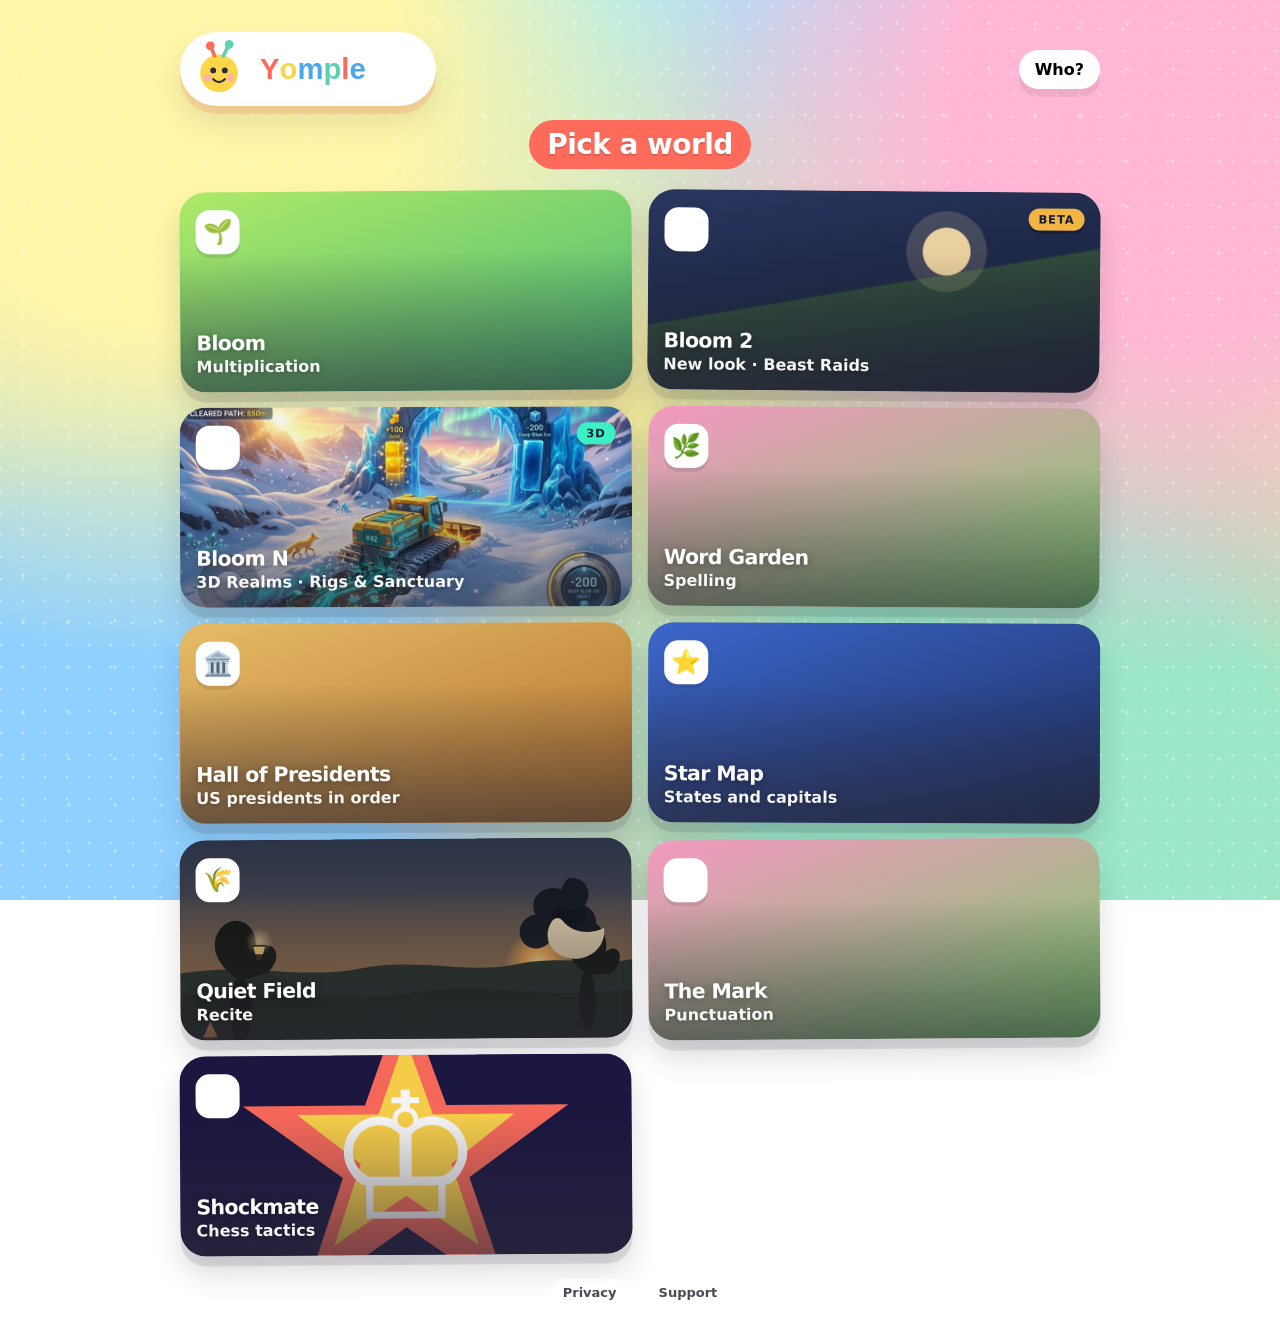
<file: index.html>
<!DOCTYPE html>
<html lang="en">
<head>
  <meta charset="UTF-8" />
  <meta name="referrer" content="no-referrer" />
  <meta name="viewport" content="width=device-width, initial-scale=1, viewport-fit=cover" />
  <title>Yomple</title>
  <meta name="description" content="Play Bloom, Bloom 2 (beta), Bloom N, Shockmate, Word Garden, Hall of Presidents, Star Map, and Quiet Field." />
  <link rel="icon" href="favicon.svg" />
  <style>
    :root{ --coral:#FF6B5A; --sun:#FFD54A; --sky:#4AA8F0; --mint:#5FCFB3; --ink:#2B2A38; --soft:#4A4860; }
    *{box-sizing:border-box}
    html,body{margin:0;padding:0;min-height:100%}
    body{
      font-family:"ui-rounded","Nunito","Avenir Next","Segoe UI",system-ui,sans-serif; color:var(--ink);
      background:
        radial-gradient(circle at 12% 8%, #fff6a8 0 18%, transparent 42%),
        radial-gradient(circle at 92% 12%, #ffb7d5 0 16%, transparent 40%),
        radial-gradient(circle at 80% 88%, #9be7c8 0 20%, transparent 46%),
        radial-gradient(circle at 10% 82%, #8fd0ff 0 18%, transparent 44%),
        linear-gradient(180deg,#9fe7ff 0%,#ffe28a 48%,#ffb38a 100%);
      background-attachment:fixed;
    }
    body::before{content:"";position:fixed;inset:0;pointer-events:none;opacity:.35;background-image:radial-gradient(#fff 1.5px, transparent 2px),radial-gradient(#fff 1px, transparent 2px);background-size:46px 46px, 22px 22px;background-position:0 0, 12px 18px;}
    a{color:inherit}
    .wrap{width:min(920px,92vw);margin:0 auto;min-height:100vh;display:flex;flex-direction:column;padding:26px 0 32px;position:relative;z-index:1}
    header{display:flex;align-items:center;justify-content:space-between;gap:10px;padding:6px 0 4px}
    .brand{display:flex;align-items:center;gap:12px;text-decoration:none;background:#fff;border-radius:999px;padding:8px 18px 8px 10px;box-shadow:0 8px 0 rgba(255,107,90,.18), 0 16px 30px rgba(43,42,56,.12)}
    .mark{width:58px;height:58px;display:block}
    .word{height:36px;display:block}
    #who-pill{border:0;background:#fff;border-radius:999px;padding:10px 16px;font:inherit;font-weight:800;box-shadow:0 8px 0 rgba(43,42,56,.08);cursor:pointer;white-space:nowrap}
    main{flex:1;display:flex;flex-direction:column;align-items:center;justify-content:center;gap:22px;padding:10px 0 18px}
    h1{font-size:clamp(22px,4vw,28px);font-weight:800;margin:0;letter-spacing:-.02em;color:#fff;text-shadow:0 2px 0 rgba(43,42,56,.18);background:#ff6b5a;border-radius:999px;padding:8px 18px;}
    .apps{display:grid;grid-template-columns:repeat(2,1fr);gap:16px;width:100%}
    .app{position:relative;overflow:hidden;display:flex;flex-direction:column;justify-content:flex-end;min-height:200px;border-radius:26px;padding:18px 16px 16px;text-decoration:none;color:#fff;box-shadow:0 10px 0 rgba(43,42,56,.12), 0 18px 28px rgba(43,42,56,.16);background-size:cover;background-position:center;transform:rotate(-0.4deg);transition:transform .15s ease;}
    .app:nth-child(2){transform:rotate(.5deg)}
    .app:nth-child(3){transform:rotate(-.2deg)}
    .app:nth-child(4){transform:rotate(.35deg)}
    .app:nth-child(5){transform:rotate(-.25deg)}
    .app:nth-child(6){transform:rotate(.2deg)}
    .app:hover{transform:translateY(-3px) rotate(0)}
    .app::after{content:"";position:absolute;inset:0;background:linear-gradient(180deg,rgba(43,42,56,.05) 30%,rgba(43,42,56,.62) 100%);}
    .app > *{position:relative;z-index:1}
    .app .ic{width:44px;height:44px;border-radius:14px;display:grid;place-items:center;background:#fff;font-size:24px;margin-bottom:auto;box-shadow:0 4px 0 rgba(43,42,56,.12)}
    .app h2{margin:0 0 2px;font-size:1.28rem;letter-spacing:-.03em;text-shadow:0 2px 8px rgba(0,0,0,.35)}
    .app p{margin:0;font-weight:700;opacity:.95;text-shadow:0 1px 6px rgba(0,0,0,.35)}
    .bloom{background-color:#7ed56a;background-image:url("https://lh3.googleusercontent.com/d/1qo2wkH2ZE36E1NZYc6wSMOkdTVv16Myj=s900"),linear-gradient(160deg,#b6f36a,#49c27a);}
    .bloom2{background-color:#141C33;background-image:radial-gradient(circle at 66% 30%,#F3D9A4 0 7%,rgba(243,217,164,.18) 7.5% 12%,transparent 12.5%),linear-gradient(170deg,#2A3762 0%,#1C2747 48%,#2F4C3B 49%,#141C33 100%);}
    .bloom2 .tag,.bloomn .tag{position:absolute;top:16px;right:16px;z-index:2;background:#F2B544;color:#141C33;font-weight:900;font-size:.72rem;letter-spacing:.08em;border-radius:999px;padding:4px 10px;box-shadow:0 3px 0 rgba(0,0,0,.25)}
    .bloomn{background-color:#0d233a;background-image:url("/bloom-n/assets/realm1-frostwake.jpg"),linear-gradient(160deg,#26c6b5 0%,#123656 55%,#0b1e33 100%);}
    .bloomn .tag{background:#3bf0c5;color:#0b1e33}
    .garden{background-color:#f4a0d2;background-image:url("https://lh3.googleusercontent.com/d/11JZb4vQLGeHEzTjnRfoTXKEn4AbDcqMQ=s900"),linear-gradient(160deg,#ff9ec8,#7ad36a);}
    .hall{background-color:#e0a14a;background-image:url("https://lh3.googleusercontent.com/d/14joT01-sGwPLZPPtvN9voXmzqjvRpdx8=s900"),linear-gradient(160deg,#f0c36a,#b8742a);}
    .stars{background-color:#2a4a8c;background-image:url("https://lh3.googleusercontent.com/d/1f6i36HgwXbnujqamAwE78tdZLntx1jhC=s900"),linear-gradient(160deg,#3d6ad4,#1a2a5a);}
    .field{background-color:#3d4a3a;background-image:url("/field/lincoln-field.svg"),linear-gradient(160deg,#7fb39a,#1c2436);background-size:cover;background-position:center 62%;}
    .shock{background-color:#1a1640;background-image:url("/shockmate.svg"),linear-gradient(160deg,#5b3de0,#1a1640);background-size:cover;background-position:center;}
    footer{display:flex;justify-content:center;gap:18px;flex-wrap:wrap;font-size:13px;padding-top:6px}
    footer a{text-decoration:none;color:#2B2A38;background:#fff;border-radius:999px;padding:6px 12px;opacity:.85;font-weight:700}
    #who-sheet{position:fixed;inset:0;background:rgba(43,42,56,.35);display:none;align-items:flex-end;justify-content:center;z-index:20;padding:12px}
    #who-sheet.open{display:flex}
    .sheet{background:#fff;width:min(440px,100%);border-radius:28px 28px 22px 22px;padding:18px 16px 16px;box-shadow:0 -12px 40px rgba(43,42,56,.2);max-height:86vh;overflow:auto}
    .sheet h2{margin:0 0 8px;font-size:1.2rem}
    .sheet p.fine{margin:0 0 8px;font-size:.88rem;color:var(--soft);line-height:1.35}
    .sheet label{display:block;font-size:.8rem;font-weight:800;color:var(--soft);margin:10px 0 4px}
    .sheet input,.sheet textarea{width:100%;padding:10px 12px;border-radius:12px;border:2px solid rgba(43,42,56,.1);font:inherit}
    .sheet textarea{min-height:64px;resize:vertical}
    .faces{display:flex;flex-wrap:wrap;gap:8px;margin:8px 0}
    .face{border:0;background:#FFF8F1;border-radius:16px;padding:10px 12px;font:inherit;font-weight:700;cursor:pointer}
    .face.on{outline:2px solid var(--mint)}
    .face span{display:block;font-size:1.3rem}
    .row{display:flex;flex-wrap:wrap;gap:8px;margin-top:12px}
    .row button,.ghost{border:0;border-radius:999px;padding:10px 14px;font:inherit;font-weight:800;cursor:pointer}
    .row .go{background:var(--ink);color:#fff}
    .ghost{background:transparent;color:var(--soft)}
    .avs{display:flex;flex-wrap:wrap;gap:6px}
    .avs span{width:38px;height:38px;display:grid;place-items:center;border-radius:12px;background:#FFF8F1;cursor:pointer}
    .avs span.sel{outline:2px solid var(--mint)}
    #hub-code{font-size:1.3rem;font-weight:800;letter-spacing:.06em;margin:4px 0 8px}
    #hub-toast{position:fixed;left:50%;bottom:24px;transform:translateX(-50%);background:var(--ink);color:#fff;padding:10px 16px;border-radius:999px;opacity:0;z-index:30;pointer-events:none}
    #hub-toast.show{opacity:1}
    @media (max-width:700px){
      .apps{grid-template-columns:1fr}
      .app,.app:nth-child(n){transform:none;min-height:168px}
      header{flex-wrap:wrap;justify-content:center}
    }
  </style>
</head>
<body>
  <div class="wrap">
    <header>
      <a class="brand" href="/" aria-label="Yomple">
        <svg class="mark" viewBox="0 0 80 80" xmlns="http://www.w3.org/2000/svg" aria-hidden="true">
          <circle cx="40" cy="46" r="26" fill="#FFD54A"/>
          <circle cx="32" cy="42" r="4" fill="#2B2A38"/>
          <circle cx="48" cy="42" r="4" fill="#2B2A38"/>
          <path d="M32 54 q8 8 16 0" fill="none" stroke="#2B2A38" stroke-width="3" stroke-linecap="round"/>
          <circle cx="24" cy="52" r="5" fill="#FFB3A8"/>
          <circle cx="56" cy="52" r="5" fill="#FFB3A8"/>
          <line x1="34" y1="22" x2="28" y2="8" stroke="#FF6B5A" stroke-width="5" stroke-linecap="round"/>
          <circle cx="28" cy="8" r="6" fill="#FF6B5A"/>
          <line x1="46" y1="22" x2="54" y2="6" stroke="#5FCFB3" stroke-width="5" stroke-linecap="round"/>
          <circle cx="54" cy="6" r="6" fill="#5FCFB3"/>
        </svg>
        <svg class="word" viewBox="0 0 280 64" xmlns="http://www.w3.org/2000/svg" aria-hidden="true">
          <text x="0" y="50" font-size="52" font-family="ui-rounded, Nunito, sans-serif" font-weight="800">
            <tspan fill="#FF6B5A">Y</tspan><tspan fill="#FFD54A">o</tspan><tspan fill="#4AA8F0">m</tspan><tspan fill="#5FCFB3">p</tspan><tspan fill="#FF6B5A">l</tspan><tspan fill="#4AA8F0">e</tspan>
          </text>
        </svg>
      </a>
      <button type="button" id="who-pill" onclick="openWho()">Who?</button>
    </header>
    <main>
      <h1>Pick a world</h1>
      <div class="apps">
        <a class="app bloom" data-base="https://digcgqltrlmhgmzgmvwc.supabase.co/functions/v1/bloom/" href="https://digcgqltrlmhgmzgmvwc.supabase.co/functions/v1/bloom/"><span class="ic">🌱</span><h2>Bloom</h2><p>Multiplication</p></a>
        <a class="app bloom2" data-base="https://digcgqltrlmhgmzgmvwc.supabase.co/functions/v1/bloom-beta/" href="https://digcgqltrlmhgmzgmvwc.supabase.co/functions/v1/bloom-beta/"><span class="tag">BETA</span><span class="ic">⚔️</span><h2>Bloom 2</h2><p>New look · Beast Raids</p></a>
        <a class="app bloomn" data-base="/bloom-n/" href="/bloom-n/"><span class="tag">3D</span><span class="ic">❄️</span><h2>Bloom N</h2><p>3D Realms · Rigs &amp; Sanctuary</p></a>
        <a class="app garden" data-base="https://digcgqltrlmhgmzgmvwc.supabase.co/functions/v1/word-garden/" href="https://digcgqltrlmhgmzgmvwc.supabase.co/functions/v1/word-garden/"><span class="ic">🌿</span><h2>Word Garden</h2><p>Spelling</p></a>
        <a class="app hall" data-base="https://dirac1974.github.io/hall-of-presidents/" href="https://dirac1974.github.io/hall-of-presidents/"><span class="ic">🏛️</span><h2>Hall of Presidents</h2><p>US presidents in order</p></a>
        <a class="app stars" data-base="https://dirac1974.github.io/star-map/" href="https://dirac1974.github.io/star-map/"><span class="ic">⭐</span><h2>Star Map</h2><p>States and capitals</p></a>
        <a class="app field" data-base="/field/" href="/field/"><span class="ic">🌾</span><h2>Quiet Field</h2><p>Recite</p></a>
        <a class="app garden" data-base="https://yomple.com/mark/" href="https://yomple.com/mark/"><span class="ic">✏️</span><h2>The Mark</h2><p>Punctuation</p></a>
        <a class="app shock" data-base="https://dirac1974.github.io/shockmate/" href="https://dirac1974.github.io/shockmate/"><span class="ic">♟️</span><h2>Shockmate</h2><p>Chess tactics</p></a>
      </div>
    </main>
    <footer>
      <a href="privacy.html">Privacy</a>
      <a href="support.html">Support</a>
    </footer>
  </div>

  <div id="who-sheet" onclick="if(event.target===this) closeWho()">
    <div class="sheet">
      <div id="who-kids">
        <h2>Who is playing?</h2>
        <div id="who-grid" class="faces"></div>
        <label>Use a name I already have</label>
        <input id="hub-find" type="text" placeholder="Alex" maxlength="18">
        <div class="row">
          <button class="go" type="button" onclick="hubFind()">Find</button>
          <button type="button" onclick="showWhoTab('new')">Request a player</button>
          <button class="ghost" type="button" onclick="showWhoTab('parent')">Parent</button>
        </div>
      </div>
      <div id="who-new" style="display:none">
        <h2>Request a player</h2>
        <p class="fine">This does not start play yet. The administrator must approve the request first.</p>
        <label>Player name</label>
        <input id="hub-name" type="text" maxlength="18" placeholder="Alex">
        <label>Your email (so we can reply)</label>
        <input id="hub-contact" type="email" placeholder="you@example.com">
        <label>Optional PIN</label>
        <input id="hub-pin" type="password" inputmode="numeric" maxlength="6">
        <label>Avatar</label>
        <div id="hub-avs" class="avs"></div>
        <label>Note for the administrator</label>
        <textarea id="hub-note" maxlength="240" placeholder="Who is this for?"></textarea>
        <div class="row">
          <button class="go" type="button" onclick="hubRequest()">Ask the administrator</button>
          <button class="ghost" type="button" onclick="showWhoTab('kids')">Back</button>
        </div>
      </div>
      <div id="who-parent" style="display:none">
        <h2>Household</h2>
        <p id="hub-code">—</p>
        <label>Parent email</label>
        <input id="hub-email" type="email" placeholder="you@example.com">
        <div class="row">
          <button type="button" onclick="hubSaveEmail()">Save email</button>
          <button type="button" onclick="hubEmailCode()">Email this code</button>
        </div>
        <label>Restore a family code</label>
        <input id="hub-restore" type="text" placeholder="MAPLE-K7Q2" maxlength="16" style="text-transform:uppercase">
        <div class="row">
          <button class="go" type="button" onclick="hubRestore()">Restore</button>
          <button class="ghost" type="button" onclick="showWhoTab('kids')">Back</button>
        </div>
      </div>
      <div class="row"><button class="ghost" type="button" onclick="closeWho()">Done</button></div>
    </div>
  </div>
  <div id="hub-toast"></div>
  <script src="yomple-stay.js?v=stay1"></script>
  <script src="yomple-family.js?v=lock1"></script>
  <script src="hub.js?v=stay1"></script>
</body>
</html>
</file>
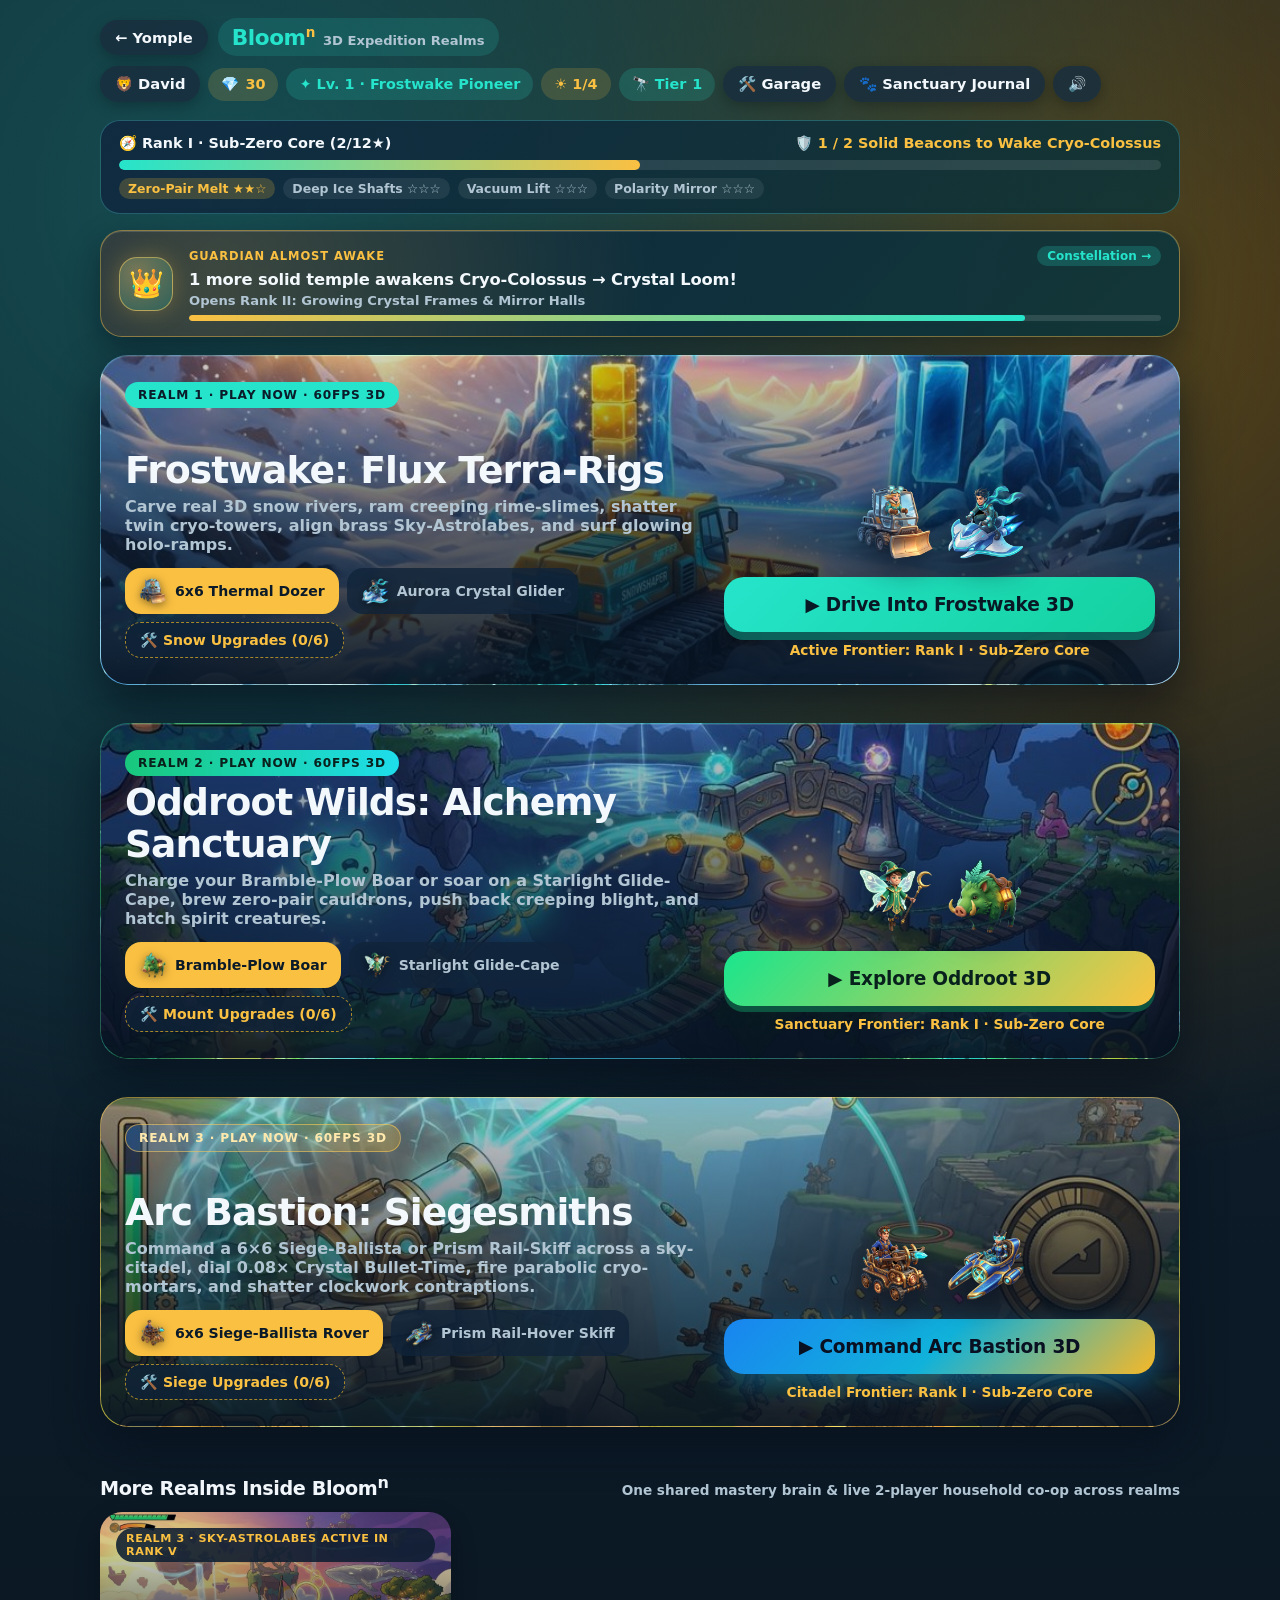
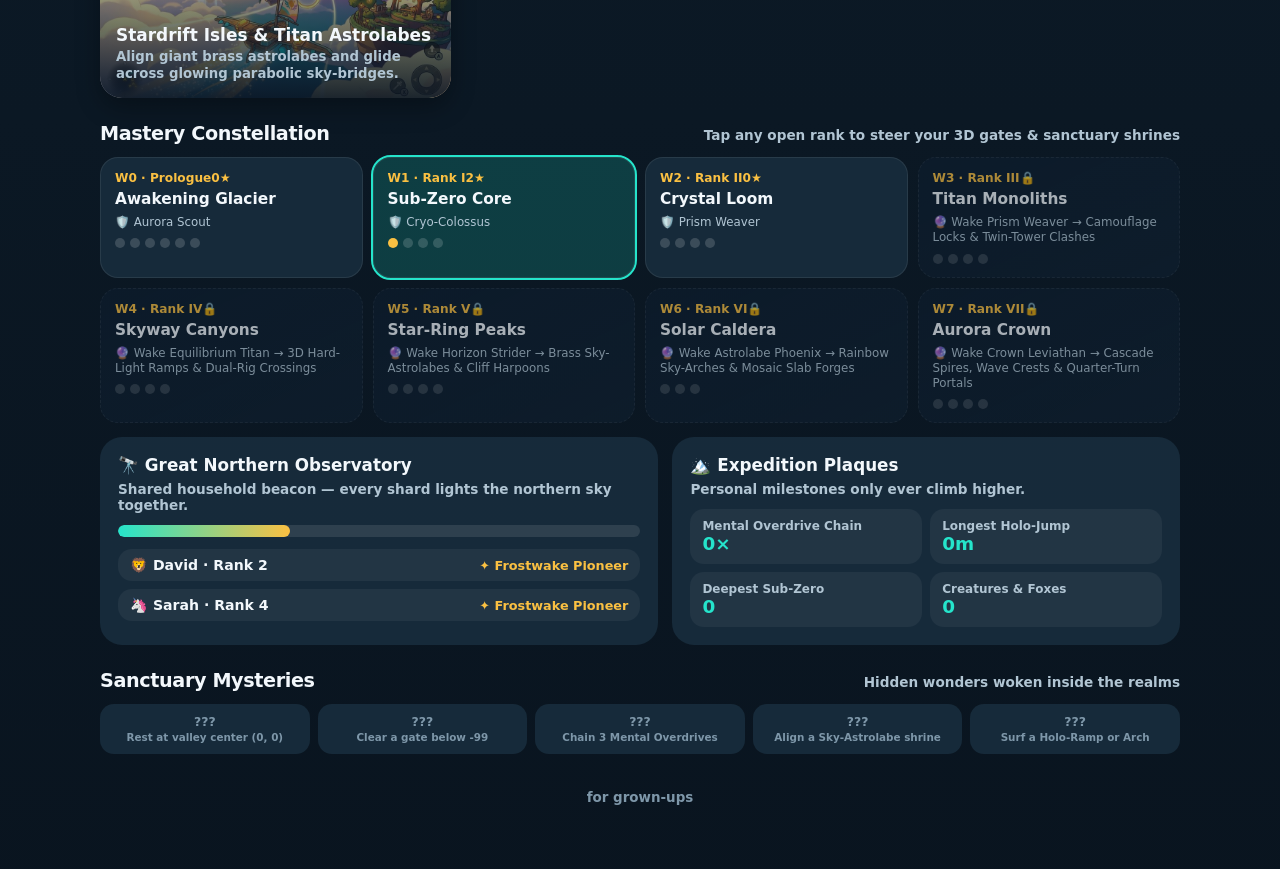
<file: bloom-n/index.html>
<!DOCTYPE html>
<html lang="en">
<head>
  <meta charset="UTF-8" />
  <meta name="referrer" content="no-referrer" />
  <meta name="viewport" content="width=device-width, initial-scale=1, maximum-scale=1, user-scalable=no, viewport-fit=cover" />
  <title>Bloom N · Yomple 3D Worlds</title>
  <meta name="description" content="Bloom N — 3D adventure realms inside Yomple: Frostwake Terra-Rigs, Oddroot Alchemy Sanctuary, and Arc Bastion Siegesmiths." />
  <link rel="icon" href="../favicon.svg" />
  <link rel="stylesheet" href="styles.css" />
  <link rel="stylesheet" href="styles-oddroot.css" />
  <link rel="stylesheet" href="styles-bastion.css" />
</head>
<body>
  <!-- ==================== SCREEN 1: BLOOM N PORTAL HUB ==================== -->
  <section id="screen-portal" class="screen active">
    <div class="portal-wrap">
      <header class="topbar">
        <div class="brand-cluster">
          <a id="yomple-back-link" class="pill-btn" href="/">← Yomple</a>
          <div class="brand-badge">
            <strong>Bloom<sup>n</sup></strong>
            <span>3D Expedition Realms</span>
          </div>
        </div>

        <div class="status-cluster">
          <button type="button" id="portal-who-btn" class="pill-btn">❄️ Explorer</button>
          <div class="stat-pill amber" title="Flux Shards">💎 <span id="portal-shards">30</span></div>
          <div class="stat-pill teal" title="Explorer Rank"><span id="portal-architect-pill">✦ Lv. 1</span></div>
          <div class="stat-pill amber" title="Weekly Sunshine"><span id="portal-sunshine-pill">☀️ 1/4</span></div>
          <div class="stat-pill teal" title="Household Northern Observatory">🔭 Tier <span id="portal-obs-tier">1</span></div>
          <button type="button" id="portal-garage-btn" class="pill-btn">🛠️ Garage</button>
          <button type="button" id="portal-journal-btn" class="pill-btn">🐾 Sanctuary Journal</button>
          <button type="button" id="portal-mute-btn" class="pill-btn" aria-label="Toggle sound">🔊</button>
        </div>
      </header>

      <!-- Active Frontier & Guardian Awakening Progress Bar -->
      <div id="portal-zone-progress" class="zone-progress-card"></div>

      <!-- Next Discovery & Curiosity Teaser Spotlight -->
      <button type="button" id="portal-next-wonder" class="next-wonder-card" aria-label="Next discovery teaser"></button>

      <!-- Dual Live 3D Realms (#1 Frostwake & #2 Oddroot Wilds) -->
      <div class="dual-heroes-stack">
        <!-- Featured Sub-Game #1: Frostwake -->
        <article class="hero-card" id="hero-frostwake" data-realm="frostwake" style="background-image: url('assets/realm1-frostwake.jpg')">
          <span class="live-tag">REALM 1 · PLAY NOW · 60FPS 3D</span>
          <div class="hero-grid">
            <div class="hero-copy">
              <h1>Frostwake: Flux Terra-Rigs</h1>
              <p>Carve real 3D snow rivers, ram creeping rime-slimes, shatter twin cryo-towers, align brass Sky-Astrolabes, and surf glowing holo-ramps.</p>
              <div id="portal-rig-picker" class="rig-quick-row"></div>
            </div>
            <div class="hero-cta-box">
              <div class="hero-char-duo" aria-hidden="true">
                <img class="hero-char-fig" src="assets/characters/terra-dozer.png" alt="" loading="lazy" />
                <img class="hero-char-fig" src="assets/characters/aurora-sled.png" alt="" loading="lazy" />
              </div>
              <button type="button" id="btn-launch-frostwake" data-launch-realm="frostwake" class="play-btn-giant">▶ Drive Into Frostwake 3D</button>
              <div id="portal-active-world-label" class="world-pill-sub">Active Frontier: Rank I · Sub-Zero Core</div>
            </div>
          </div>
        </article>

        <!-- Featured Sub-Game #2: Oddroot Wilds -->
        <article class="hero-card oddroot-hero" id="hero-oddroot" data-realm="oddroot" style="background-image: url('assets/realm2-oddroot.jpg')">
          <span class="live-tag emerald">REALM 2 · PLAY NOW · 60FPS 3D</span>
          <div class="hero-grid">
            <div class="hero-copy">
              <h1>Oddroot Wilds: Alchemy Sanctuary</h1>
              <p>Charge your Bramble-Plow Boar or soar on a Starlight Glide-Cape, brew zero-pair cauldrons, push back creeping blight, and hatch spirit creatures.</p>
              <div id="portal-mount-picker" class="rig-quick-row"></div>
            </div>
            <div class="hero-cta-box">
              <div class="hero-char-duo" aria-hidden="true">
                <img class="hero-char-fig" src="assets/characters/starlight-glider.png" alt="" loading="lazy" />
                <img class="hero-char-fig" src="assets/characters/bramble-boar.png" alt="" loading="lazy" />
              </div>
              <button type="button" id="btn-launch-oddroot" data-launch-realm="oddroot" class="play-btn-giant emerald-cta">▶ Explore Oddroot 3D</button>
              <div id="portal-oddroot-world-label" class="world-pill-sub">Sanctuary Frontier: Rank I · Sub-Zero Core</div>
            </div>
          </div>
        </article>

        <!-- Featured Sub-Game #3: Arc Bastion: Siegesmiths -->
        <article class="hero-card bastion-hero" id="hero-bastion" data-realm="arc_bastion" style="background-image: url('assets/realm4-bastion.jpg')">
          <span class="live-tag sapphire-brass">REALM 3 · PLAY NOW · 60FPS 3D</span>
          <div class="hero-grid">
            <div class="hero-copy">
              <h1>Arc Bastion: Siegesmiths</h1>
              <p>Command a 6×6 Siege-Ballista or Prism Rail-Skiff across a sky-citadel, dial 0.08× Crystal Bullet-Time, fire parabolic cryo-mortars, and shatter clockwork contraptions.</p>
              <div id="portal-bastion-picker" class="rig-quick-row"></div>
            </div>
            <div class="hero-cta-box">
              <div class="hero-char-duo" aria-hidden="true">
                <img class="hero-char-fig" src="assets/characters/iron-ballista.png" alt="" loading="lazy" />
                <img class="hero-char-fig" src="assets/characters/prism-rail-skiff.png" alt="" loading="lazy" />
              </div>
              <button type="button" id="btn-launch-bastion" data-launch-realm="arc_bastion" class="play-btn-giant sapphire-cta">▶ Command Arc Bastion 3D</button>
              <div id="portal-bastion-world-label" class="world-pill-sub">Citadel Frontier: Rank I · Sub-Zero Core</div>
            </div>
          </div>
        </article>
      </div>

      <!-- Sister Sub-Games Inside Bloom N (Stardrift + Astrolabes) -->
      <div class="sec-head">
        <h2>More Realms Inside Bloom<sup>n</sup></h2>
        <span>One shared mastery brain &amp; live 2-player household co-op across realms</span>
      </div>
      <div id="sister-realms-grid" class="realms-grid"></div>

      <!-- 3-Strand Mastery Constellation (W0 - W7) -->
      <div class="sec-head">
        <h2>Mastery Constellation</h2>
        <span>Tap any open rank to steer your 3D gates &amp; sanctuary shrines</span>
      </div>
      <div id="worlds-constellation" class="worlds-strip"></div>

      <!-- Household Co-Op Northern Observatory + Personal Best Plaques -->
      <div class="coop-records-grid">
        <div class="panel-card">
          <h3>🔭 Great Northern Observatory</h3>
          <p class="sub">Shared household beacon — every shard lights the northern sky together.</p>
          <div class="obs-meter"><div id="obs-meter-fill" style="width: 18%"></div></div>
          <div id="household-heroes-list" class="hero-roster"></div>
        </div>

        <div class="panel-card">
          <h3>🏔️ Expedition Plaques</h3>
          <p class="sub">Personal milestones only ever climb higher.</p>
          <div class="records-grid">
            <div class="rec-box">
              <span>Mental Overdrive Chain</span>
              <strong id="rec-overdrive">0</strong>
            </div>
            <div class="rec-box">
              <span>Longest Holo-Jump</span>
              <strong id="rec-ramp">0m</strong>
            </div>
            <div class="rec-box">
              <span>Deepest Sub-Zero</span>
              <strong id="rec-subzero">0</strong>
            </div>
            <div class="rec-box">
              <span>Creatures &amp; Foxes</span>
              <strong id="rec-foxes">0</strong>
            </div>
          </div>
        </div>
      </div>

      <!-- Unspoken 3D Mysteries -->
      <div class="sec-head">
        <h2>Sanctuary Mysteries</h2>
        <span>Hidden wonders woken inside the realms</span>
      </div>
      <div id="mysteries-strip" class="mysteries-row"></div>

      <footer class="portal-footer">
        <button type="button" id="btn-open-grownups" class="grownups-link">for grown-ups</button>
      </footer>
    </div>
  </section>

  <!-- ==================== SCREEN 2: FROSTWAKE 60FPS 3D WORLD ==================== -->
  <section id="screen-frostwake" class="screen" data-realm="frostwake">
    <canvas id="frostwake-canvas"></canvas>

    <div class="hud-top">
      <div class="hud-group">
        <button type="button" id="hud-exit-btn" class="hud-btn">← Bloomⁿ Hub</button>
        <button type="button" id="hud-world-btn" class="hud-btn gold">Rank I · Sub-Zero Core ▾</button>
        <div id="fw-zone-bar" class="hud-zone-pill"></div>
        <div id="fw-wonder-chip" class="hud-wonder-chip" role="button" tabindex="0"></div>
        <div id="fw-expedition-pill" class="hud-expedition-pill"></div>
        <div id="fw-boost-pill" class="slipstream-boost-pill" aria-hidden="true">
          <span class="boost-pill-label">🚀 Cryo-Boost</span>
          <span class="boost-pill-bar"><span id="fw-boost-fill" class="boost-pill-fill"></span></span>
        </div>
      </div>
      <div class="hud-group">
        <div id="fw-partner-pill" class="partner-pill" style="display:none"></div>
        <button type="button" id="fw-flare-btn" class="hud-btn flare-btn">🎆 Flare</button>
        <div id="fw-shard-pill" class="hud-btn gold shard-hud-pill">💎 <span id="hud-shards">30</span></div>
        <div class="hud-btn">⚡ <span id="hud-streak">0</span></div>
        <button type="button" id="hud-garage-btn" class="hud-btn">🛠️ Garage</button>
        <button type="button" id="hud-snow-btn" class="hud-btn">❄️ Fresh Snow</button>
        <button type="button" id="hud-mute-btn" class="hud-btn" aria-label="Toggle sound">🔊</button>
      </div>
    </div>

    <div id="surge-banner" class="surge-banner">✨ GOLDEN THAW OVERDRIVE · 1.5× FLUX ✨</div>
    <div id="hud-toast" class="hud-toast"></div>

    <!-- Shared Non-Blocking Victory Celebration & Slipstream Screen FX Overlay -->
    <div id="victory-celebration-layer" class="victory-celebration-layer" aria-hidden="true">
      <div id="slipstream-screen-fx" class="slipstream-screen-fx"></div>
      <div id="victory-stamp-card" class="victory-stamp-card">
        <div id="victory-stamp-kicker" class="victory-stamp-kicker">✦ TEMPLE AWAKENED!</div>
        <div class="victory-stamp-main">
          <span id="victory-stamp-cue" class="victory-stamp-cue">Towers locked in balance!</span>
          <span id="victory-stamp-shards" class="victory-stamp-shards">+14💎</span>
        </div>
        <div id="victory-stamp-boost" class="victory-stamp-boost">🚀 CRYO-PLASMA BOOST · 1.4× SPEED!</div>
      </div>
      <div id="flying-gems-layer" class="flying-gems-layer"></div>
    </div>

    <!-- Bottom-Left Tactile Thumbstick & 1-Tap Autopilot -->
    <div class="drive-cluster">
      <div id="joy-zone" class="joy-zone" aria-label="Steering joystick">
        <div id="joy-knob" class="joy-knob"></div>
      </div>
      <div class="drive-quick-col">
        <button type="button" id="btn-autopilot" class="drive-pill">🧭 Cruise to Gate</button>
        <button type="button" id="btn-boost" class="drive-pill boost">🔥 Hold Boost</button>
      </div>
    </div>

    <!-- Bottom-Right Peripheral Roblox-Style Camera Zoom & Center Controls -->
    <div class="cam-hud-cluster" role="group" aria-label="Camera zoom and aim">
      <button type="button" class="cam-hud-btn" data-cam-action="zoom-out" aria-label="Zoom camera out" title="Zoom out (O)">−</button>
      <button type="button" class="cam-hud-btn cam-reset" data-cam-action="reset" aria-label="Center camera" title="Center view (C)">⟲</button>
      <button type="button" class="cam-hud-btn" data-cam-action="zoom-in" aria-label="Zoom camera in" title="Zoom in (I)">+</button>
    </div>

    <!-- Shared Bottom-Right Spatial 3D Encounter Dock (moves into active 3D realm) -->
    <aside id="encounter-dock" class="encounter-dock" aria-live="polite">
      <div class="enc-header">
        <span id="enc-prompt" class="enc-prompt">Balance both crystal towers</span>
        <div class="enc-header-right">
          <button type="button" id="btn-show-trick" class="trick-toggle-btn">🦊 Show Trick</button>
          <span id="enc-node-tag" class="enc-world-tag">W1.2</span>
          <button type="button" id="btn-close-dock" class="dock-close-btn" aria-label="Close console and roam" title="Close &amp; roam (Esc)">✕</button>
        </div>
      </div>
      <div id="enc-equation" class="enc-equation">n + 100 = 100 - 200</div>
      <div id="enc-visual-clusters" class="visual-clusters-box" style="display:none"></div>
      <div id="enc-trick-card" class="trick-holo-card" style="display:none"></div>
      <div id="enc-blueprint" class="blueprint-ribbon"></div>
      <div id="enc-beams" class="beam-row"></div>

      <div class="drum-box">
        <div class="drum-readout-row">
          <span id="enc-target-label" class="drum-label">Dial n</span>
          <input id="enc-dial-input" class="drum-input" type="number" step="1" value="0" />
          <button type="button" id="enc-flip-sign" class="drum-sign-btn">± Flip</button>
        </div>
        <div id="enc-detents" class="detents-grid"></div>
      </div>

      <button type="button" id="enc-commit-btn" class="commit-btn">⚡ Ram Cryo-Gate</button>
    </aside>
  </section>

  <!-- ==================== SCREEN 3: ODDROOT WILDS 60FPS 3D WORLD ==================== -->
  <section id="screen-oddroot" class="screen" data-realm="oddroot">
    <canvas id="oddroot-canvas"></canvas>

    <div class="hud-top">
      <div class="hud-group">
        <button type="button" id="oddroot-exit-btn" class="hud-btn">← Bloomⁿ Hub</button>
        <button type="button" id="oddroot-world-btn" class="hud-btn gold">Rank I · Sub-Zero Core ▾</button>
        <div id="or-zone-bar" class="hud-zone-pill"></div>
        <div id="or-wonder-chip" class="hud-wonder-chip" role="button" tabindex="0"></div>
        <div id="or-expedition-pill" class="hud-expedition-pill"></div>
        <div id="or-boost-pill" class="slipstream-boost-pill" aria-hidden="true">
          <span class="boost-pill-label">🚀 Starlight Slipstream</span>
          <span class="boost-pill-bar"><span id="or-boost-fill" class="boost-pill-fill"></span></span>
        </div>
      </div>
      <div class="hud-group">
        <div id="or-partner-pill" class="partner-pill" style="display:none"></div>
        <button type="button" id="or-flare-btn" class="hud-btn flare-btn">🎆 Flare</button>
        <button type="button" id="oddroot-mount-btn" class="mount-toggle-pill is-boar">🐗 Bramble-Boar</button>
        <div class="siphon-orb-strip" title="Harvested Siphon Orbs">
          <span class="orb-chip sun">☀️ <b id="orb-sun-count">0</b></span>
          <span class="orb-chip frost">❄️ <b id="orb-frost-count">0</b></span>
          <span class="orb-chip pod">🌿 <b id="orb-pod-count">0</b></span>
          <span class="orb-chip puff">🫧 <b id="orb-puff-count">0</b></span>
        </div>
        <div id="or-shard-pill" class="hud-btn gold shard-hud-pill">💎 <span id="oddroot-shards">30</span></div>
        <div class="hud-btn">⚡ <span id="oddroot-streak">0</span></div>
        <button type="button" id="oddroot-workshop-btn" class="hud-btn">🛠️ Workshop</button>
        <button type="button" id="oddroot-journal-btn" class="hud-btn">🐾 Journal</button>
        <button type="button" id="oddroot-siphon-btn" class="hud-btn">🌀 Siphon Pulse</button>
        <button type="button" id="oddroot-mute-btn" class="hud-btn" aria-label="Toggle sound">🔊</button>
      </div>
    </div>

    <div id="oddroot-surge-banner" class="surge-banner or-surge-banner">✨ STARLIGHT ELIXIR OVERDRIVE · 1.5× FLUX ✨</div>

    <!-- Bottom-Left Oddroot Tactile Thumbstick & 1-Tap Shrine Autopilot -->
    <div class="drive-cluster">
      <div id="oddroot-joy-zone" class="joy-zone" aria-label="Sanctuary steering joystick">
        <div id="oddroot-joy-knob" class="joy-knob"></div>
      </div>
      <div class="drive-quick-col">
        <button type="button" id="oddroot-autopilot-btn" class="drive-pill">🧭 Cruise to Shrine</button>
        <button type="button" id="oddroot-boost-btn" class="drive-pill boost">✨ Glide Boost</button>
      </div>
    </div>

    <div class="cam-hud-cluster" role="group" aria-label="Camera zoom and aim">
      <button type="button" class="cam-hud-btn" data-cam-action="zoom-out" aria-label="Zoom camera out" title="Zoom out (O)">−</button>
      <button type="button" class="cam-hud-btn cam-reset" data-cam-action="reset" aria-label="Center camera" title="Center view (C)">⟲</button>
      <button type="button" class="cam-hud-btn" data-cam-action="zoom-in" aria-label="Zoom camera in" title="Zoom in (I)">+</button>
    </div>
  </section>

  <!-- ==================== SCREEN 4: ARC BASTION 60FPS 3D WORLD ==================== -->
  <section id="screen-bastion" class="screen" data-realm="arc_bastion">
    <canvas id="bastion-canvas"></canvas>

    <div class="hud-top">
      <div class="hud-group">
        <button type="button" id="bastion-exit-btn" class="hud-btn">← Bloomⁿ Hub</button>
        <button type="button" id="bastion-world-btn" class="hud-btn gold">Rank I · Sub-Zero Core ▾</button>
        <div id="ab-zone-bar" class="hud-zone-pill"></div>
        <div id="ab-wonder-chip" class="hud-wonder-chip" role="button" tabindex="0"></div>
        <div id="ab-expedition-pill" class="ab-expedition-pill"></div>
        <div id="ab-boost-pill" class="slipstream-boost-pill" aria-hidden="true">
          <span class="boost-pill-label">🚀 Prism Slipstream</span>
          <span class="boost-pill-bar"><span id="ab-boost-fill" class="boost-pill-fill"></span></span>
        </div>
      </div>
      <div class="hud-group">
        <div id="ab-partner-pill" class="partner-pill" style="display:none"></div>
        <button type="button" id="ab-flare-btn" class="hud-btn flare-btn">🎆 Flare</button>
        <button type="button" id="ab-bullettime-btn" class="ab-bullettime-pill" aria-pressed="false">⏳ 0.08× Time-Aura</button>
        <button type="button" id="ab-rig-btn" class="rig-toggle-pill is-ballista">🛡️ Siege-Ballista</button>
        <div id="ab-shard-pill" class="hud-btn gold shard-hud-pill">💎 <span id="bastion-shards">30</span></div>
        <div class="hud-btn">⚡ <span id="bastion-streak">0</span></div>
        <button type="button" id="bastion-armory-btn" class="hud-btn">🛠️ Armory</button>
        <button type="button" id="bastion-pulse-btn" class="hud-btn">⚡ Prism Pulse</button>
        <button type="button" id="bastion-mute-btn" class="hud-btn" aria-label="Toggle sound">🔊</button>
      </div>
    </div>

    <div id="bastion-surge-banner" class="surge-banner ab-surge-banner">✨ CITADEL CHRONOS OVERDRIVE · 1.5× FLUX ✨</div>

    <!-- Bottom-Left Arc Bastion Tactile Thumbstick & 1-Tap Battery Autopilot -->
    <div class="drive-cluster">
      <div id="bastion-joy-zone" class="joy-zone" aria-label="Citadel steering joystick">
        <div id="bastion-joy-knob" class="joy-knob"></div>
      </div>
      <div class="drive-quick-col">
        <button type="button" id="bastion-autopilot-btn" class="drive-pill">🧭 Cruise to Gate</button>
        <button type="button" id="bastion-boost-btn" class="drive-pill boost">⚡ Siege Boost</button>
      </div>
    </div>

    <div class="cam-hud-cluster" role="group" aria-label="Camera zoom and aim">
      <button type="button" class="cam-hud-btn" data-cam-action="zoom-out" aria-label="Zoom camera out" title="Zoom out (O)">−</button>
      <button type="button" class="cam-hud-btn cam-reset" data-cam-action="reset" aria-label="Center camera" title="Center view (C)">⟲</button>
      <button type="button" class="cam-hud-btn" data-cam-action="zoom-in" aria-label="Zoom camera in" title="Zoom in (I)">+</button>
    </div>
  </section>

  <!-- ==================== MODAL: PLAYER SWITCHER ==================== -->
  <div id="modal-who" class="modal-backdrop">
    <div class="modal-sheet">
      <div class="modal-top">
        <h2>Who is exploring?</h2>
        <button type="button" class="close-btn" data-close="modal-who">Done</button>
      </div>
      <p style="margin:0 0 8px;color:var(--ink-soft);font-size:0.9rem;font-weight:700">
        Connected directly to your Yomple household — play solo or side-by-side in live 3D!
      </p>
      <div id="who-roster" class="roster-faces"></div>
      <div style="display:flex;gap:8px;margin-top:12px;flex-wrap:wrap">
        <input
          id="who-add-input"
          type="text"
          maxlength="18"
          placeholder="Find Yomple player name"
          style="flex:1;min-width:180px;padding:10px 12px;font-size:16px;border-radius:12px;border:1px solid rgba(255,255,255,0.2);background:rgba(0,0,0,0.25)"
        />
        <button type="button" id="who-add-btn" class="pill-btn">Switch / Find</button>
      </div>
    </div>
  </div>

  <!-- ==================== MODAL: SCOPED SINGLE-GAME GARAGE / WORKSHOP / ARMORY ==================== -->
  <div id="modal-garage" class="modal-backdrop">
    <div class="modal-sheet">
      <div class="modal-top">
        <h2 id="garage-modal-title">🛠️ Snow Rig Garage</h2>
        <button type="button" class="close-btn" data-close="modal-garage">Close</button>
      </div>
      <div id="garage-realm-tabs" class="garage-realm-tabs" role="tablist" aria-label="Choose game gear"></div>
      <div id="garage-context-banner" class="garage-context-banner">
        <div id="garage-context-art" class="garage-context-art" aria-hidden="true"></div>
        <div class="garage-context-copy">
          <div id="garage-context-subtitle" class="garage-context-subtitle">Switch snow rigs or install thermal plow &amp; booster gear.</div>
          <div class="garage-shards-line">Available Shards: <strong style="color:var(--amber)">💎 <span id="garage-shards">30</span></strong></div>
        </div>
      </div>

      <div id="garage-section-frostwake" class="garage-realm-section">
        <div class="garage-subhead">🚜 Choose Your Snow Rig</div>
        <div id="garage-chassis-row" class="rig-quick-row" style="margin-bottom:12px"></div>
        <div class="garage-subhead">❄️ Snow Plow &amp; Hover-Sled Upgrades</div>
        <div id="garage-upgrades-grid" class="upgrade-list"></div>
      </div>

      <div id="garage-section-oddroot" class="garage-realm-section" hidden>
        <div class="garage-subhead">🦋 Choose Your Sanctuary Mount</div>
        <div id="garage-mounts-row" class="rig-quick-row" style="margin-bottom:12px"></div>
        <div class="garage-subhead">🌿 Glider, Boar &amp; Cauldron Upgrades</div>
        <div id="garage-oddroot-upgrades-grid" class="upgrade-list"></div>
      </div>

      <div id="garage-section-bastion" class="garage-realm-section" hidden>
        <div class="garage-subhead">🏹 Choose Your Siege Rover</div>
        <div id="garage-bastion-rigs-row" class="rig-quick-row" style="margin-bottom:12px"></div>
        <div class="garage-subhead">🛡️ Ballista, Skiff &amp; Citadel Upgrades</div>
        <div id="garage-bastion-upgrades-grid" class="upgrade-list"></div>
      </div>

      <div id="garage-borrow-box" class="borrow-banner-box"></div>
    </div>
  </div>

  <!-- ==================== MODAL: SANCTUARY EVOLUTION JOURNAL ==================== -->
  <div id="modal-journal" class="modal-backdrop oddroot-modal">
    <div class="modal-sheet">
      <div class="modal-top">
        <h2>🐾 Sanctuary Evolution Journal</h2>
        <button type="button" class="close-btn" data-close="modal-journal">Close</button>
      </div>
      <p style="margin:0 0 8px;color:var(--ink-soft);font-size:0.88rem;font-weight:700">
        Spirit creatures hatched &amp; evolving across Oddroot Wilds and Frostwake Valley.
      </p>
      <div id="journal-grid" class="sanctuary-journal-grid"></div>
    </div>
  </div>

  <!-- ==================== MODAL: SISTER REALM PREVIEW ==================== -->
  <div id="modal-realm" class="modal-backdrop">
    <div class="modal-sheet">
      <div class="modal-top">
        <h2 id="realm-modal-title">Realm Preview</h2>
        <button type="button" class="close-btn" data-close="modal-realm">Close</button>
      </div>
      <div id="realm-modal-body"></div>
    </div>
  </div>

  <!-- ==================== MODAL: QUICK WORLD PICKER IN 3D ==================== -->
  <div id="modal-worlds" class="modal-backdrop">
    <div class="modal-sheet">
      <div class="modal-top">
        <h2>Choose Active Frontier Rank</h2>
        <button type="button" class="close-btn" data-close="modal-worlds">Close</button>
      </div>
      <div id="modal-worlds-grid" class="worlds-strip"></div>
    </div>
  </div>

  <!-- ==================== MODAL: FOR GROWN-UPS (PARENT TELEMETRY) ==================== -->
  <div id="modal-grownups" class="modal-backdrop">
    <div class="modal-sheet">
      <div class="modal-top">
        <h2>For Grown-Ups · Learning &amp; Household</h2>
        <button type="button" class="close-btn" data-close="modal-grownups">Close</button>
      </div>
      <div id="grownups-content"></div>
    </div>
  </div>

  <script src="../yomple-stay.js?v=stay1"></script>
  <script src="../yomple-family.js?v=lock1"></script>
  <script type="module" src="portal.js"></script>
</body>
</html>
</file>
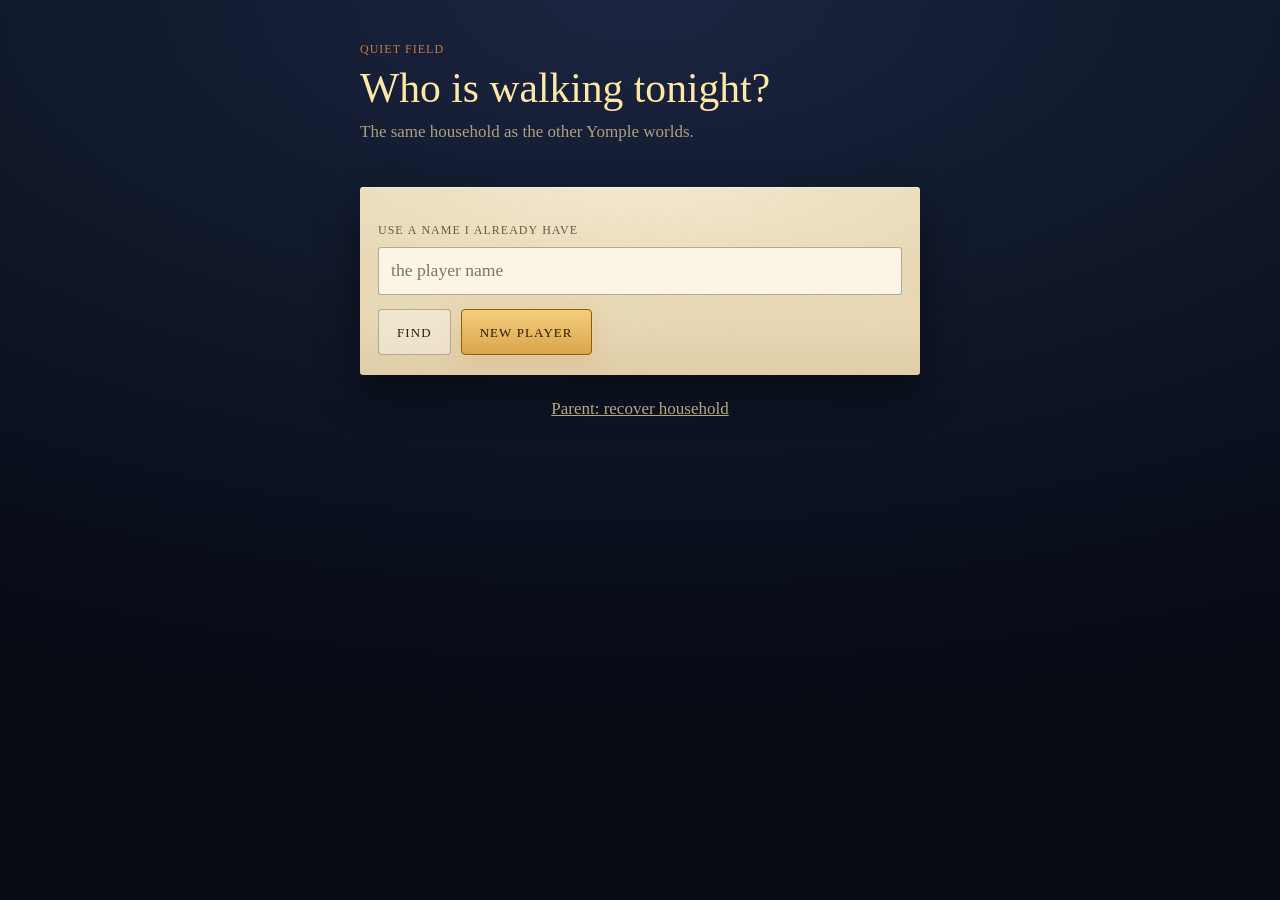
<file: field-next/index.html>
<!DOCTYPE html>
<html lang="en">
<head>
  <meta charset="UTF-8" />
  <meta name="viewport" content="width=device-width, initial-scale=1.0, viewport-fit=cover, interactive-widget=resizes-content" />
  <meta name="theme-color" content="#0c1322" />
  <meta name="apple-mobile-web-app-capable" content="yes" />
  <meta name="apple-mobile-web-app-status-bar-style" content="black-translucent" />
  <title>The Night Before</title>
  <link rel="stylesheet" href="styles.css?v=qf2-2" />
  <link rel="stylesheet" href="aids.css?v=qf2-2" />
  <link rel="stylesheet" href="ceremony.css?v=qf2-2" /><!-- the Dedication -->
</head>
<body>
  <div id="toast" role="status" aria-live="polite"></div>

  <!-- the one input that catches every letter she types (never re-rendered) -->
  <input id="catcher" class="catcher" type="text" inputmode="text" enterkeyhint="next"
         autocapitalize="off" autocorrect="off" autocomplete="off" spellcheck="false"
         aria-label="Type the first letter of the next word" />

  <!-- players -->
  <section id="screen-profiles" class="screen screen-plain">
    <div class="plain-wrap">
      <header class="plain-head">
        <p class="eyebrow">Quiet Field</p>
        <h1>Who is walking tonight?</h1>
        <p class="sub">The same household as the other Yomple worlds.</p>
      </header>
      <div id="profile-grid" class="profile-grid"></div>
      <div class="paper-card" id="find-card">
        <label for="find-user">Use a name I already have</label>
        <input id="find-user" type="text" placeholder="the player name" maxlength="18" autocapitalize="off" autocorrect="off" spellcheck="false" />
        <div class="btn-row">
          <button class="btn" onclick="findHall()">Find</button>
          <button class="btn primary" onclick="showCreateProfile()">New player</button>
        </div>
      </div>
      <p class="parent-link"><a href="#" onclick="showRecover(); return false;">Parent: recover household</a></p>
    </div>
  </section>

  <section id="screen-create" class="screen screen-plain">
    <div class="plain-wrap">
      <header class="plain-head"><p class="eyebrow">Quiet Field</p><h1>A new player</h1></header>
      <div class="paper-card">
        <label for="new-name">Name</label>
        <input id="new-name" type="text" placeholder="e.g. Alex" maxlength="12" />
        <label for="new-pin">Player PIN (optional)</label>
        <input id="new-pin" type="password" inputmode="numeric" placeholder="4 digits" maxlength="6" />
        <div class="btn-row">
          <button class="btn primary" onclick="createProfile()">Start walking</button>
          <button class="btn" onclick="showProfiles()">Back</button>
        </div>
      </div>
    </div>
  </section>

  <!-- home: the town at dusk -->
  <section id="screen-home" class="screen screen-home">
    <div id="scene" class="scene" aria-hidden="false"></div>
    <header class="home-top">
      <button id="current-kid-badge" class="kid-badge" onclick="showProfiles()" aria-label="Switch player"></button>
      <nav class="home-tools" aria-label="More">
        <button class="tool" id="sound-chip" onclick="toggleSound()" aria-label="Sound"></button>
        <button class="tool" onclick="showPath()">Path</button>
        <button class="tool" onclick="showParent()">Parent</button>
      </nav>
      <div class="home-title">
        <h1>The Night Before</h1>
        <p>Gettysburg, the evening of 18 November 1863</p>
      </div>
    </header>
    <div class="placard" id="home-placard">
      <p class="placard-lede" id="home-lede"></p>
      <button class="tonight" id="btn-tonight" onclick="startTonight()">
        <svg class="tonight-flame" viewBox="0 0 24 32" aria-hidden="true"><path d="M12 2C14 8 19 11 19 19a7 7 0 0 1-14 0c0-4 2-6 3.5-8C9 14 10 15 12 15c-1-4 0-9 0-13Z"/></svg>
        <span>Tonight</span>
      </button>
      <p class="placard-note" id="home-note"></p>
    </div>
    <div class="placard placard-close" id="close-placard" hidden>
      <p class="placard-lede" id="close-lede"></p>
      <p class="placard-tease" id="close-tease"></p>
      <button class="btn primary" id="close-home" onclick="finishClose()">Home</button>
    </div>
  </section>

  <!-- the session runner -->
  <section id="screen-session" class="screen screen-session">
    <div class="sess-frame" id="sess-frame">
      <div class="sess-top">
        <button class="tool quiet" id="sess-leave" onclick="leaveSession()">Home</button>
        <p class="sess-step" id="sess-step"></p>
        <ol class="sess-dots" id="sess-dots" aria-hidden="true"></ol>
      </div>
      <div class="sess-body" id="sess-body">
        <article class="sheet" id="sheet">
          <div class="sheet-head">
            <svg class="mini-lantern" id="mini-lantern" viewBox="0 0 40 56" aria-hidden="true">
              <circle class="ml-glow" cx="20" cy="26" r="19"/>
              <path class="ml-frame" d="M8 16L20 6L32 16Z"/>
              <path class="ml-glass" d="M10 17H30L27.5 40H12.5Z"/>
              <ellipse class="ml-flame" cx="20" cy="30" rx="3.4" ry="6"/>
              <rect class="ml-frame" x="11" y="40" width="18" height="3.4"/>
              <rect class="ml-frame" x="18.4" y="43" width="3.2" height="13"/>
            </svg>
            <div class="sheet-heading">
              <p class="sheet-kicker" id="sheet-kicker"></p>
              <h2 class="sheet-title" id="sheet-title"></h2>
            </div>
          </div>
          <p class="hinge" id="sheet-hinge"></p>
          <div class="speech" id="speech" aria-live="polite"></div>
          <p class="sheet-msg" id="sheet-msg"></p>
        </article>
      </div>
      <div class="sess-actions" id="sess-actions"></div>
    </div>
  </section>

  <!-- the whole path, station by station -->
  <section id="screen-path" class="screen screen-plain">
    <div class="plain-wrap wide">
      <header class="plain-head row">
        <div><p class="eyebrow">The road to Cemetery Hill</p><h1>Eighteen lanterns</h1></div>
        <button class="btn" onclick="showHome()">Home</button>
      </header>
      <div id="path-list" class="path-list"></div>
    </div>
  </section>

  <!-- grown-ups -->
  <section id="screen-parent" class="screen screen-plain">
    <div class="plain-wrap">
      <header class="plain-head row">
        <div><p class="eyebrow">For grown-ups</p><h1 id="parent-name">Progress</h1></div>
        <button class="btn" onclick="showHome()">Home</button>
      </header>
      <div class="paper-card">
        <dl class="stats" id="stats-list"></dl>
        <p class="note" id="stats-note"></p>
      </div>
      <div class="paper-card">
        <h2>Cue card</h2>
        <p class="note">One printable page: a small picture, the title and the first letter of every word for each lantern, with a full-text page after it.</p>
        <div class="btn-row"><a class="btn" href="print.html">Print cue card</a></div>
      </div>
      <div class="paper-card">
        <h2>The Preamble</h2>
        <p class="note">The Preamble path still lives in the first Quiet Field until it gets its own lanterns.</p>
        <div class="btn-row"><a class="btn" id="preamble-link" href="../field/">Open the Preamble</a></div>
      </div>
      <div class="paper-card">
        <h2>Household</h2>
        <p class="note">Family code</p>
        <p id="family-code-value" class="family-code">&mdash;</p>
        <label for="parent-email">Parent email</label>
        <input id="parent-email" type="email" placeholder="you@example.com" />
        <div class="btn-row">
          <button class="btn" onclick="saveParentEmail()">Save email</button>
          <button class="btn" onclick="emailCodeToMyself()">Email this code to me</button>
          <button class="btn" onclick="if(typeof cloudSaveActive==='function')cloudSaveActive(); toast('Saved');">Save now</button>
        </div>
      </div>
      <!-- the Dedication (ceremony.js) -->
      <div class="paper-card">
        <h2>The Dedication</h2>
        <p class="note">It opens on her home screen when every lantern and every join is shining and she has walked the whole road twice, on different nights. A preview works any time and records nothing.</p>
        <div class="btn-row"><button class="btn" onclick="if(window.Ceremony)Ceremony.open({preview:true})">Preview the Dedication</button></div>
      </div>
      <div class="paper-card">
        <h2>Sound</h2>
        <div class="btn-row">
          <button class="btn" onclick="toggleSound(); paintParent();" id="parent-sound">Sound</button>
          <button class="btn" onclick="showProfiles()">Switch player</button>
        </div>
      </div>
    </div>
  </section>

  <section id="screen-recover" class="screen screen-plain">
    <div class="plain-wrap">
      <header class="plain-head"><p class="eyebrow">For grown-ups</p><h1>Parent recovery</h1></header>
      <div class="paper-card">
        <label for="restore-code">Family code</label>
        <input id="restore-code" type="text" placeholder="MAPLE-K7Q2" maxlength="16" style="text-transform:uppercase;" />
        <div class="btn-row"><button class="btn primary" onclick="restoreFamily()">Restore household</button></div>
        <label for="recover-email">Or the parent email on file</label>
        <input id="recover-email" type="email" placeholder="you@example.com" />
        <div class="btn-row"><button class="btn" onclick="sendEmailOtp()">Send one-time code</button></div>
        <div id="otp-row" style="display:none;margin-top:12px;">
          <input id="recover-otp" type="text" inputmode="numeric" maxlength="8" />
          <div class="btn-row"><button class="btn primary" onclick="verifyEmailOtp()">Unlock household</button></div>
        </div>
        <div class="btn-row"><button class="btn" onclick="showProfiles()">Back</button></div>
      </div>
    </div>
  </section>

  <!-- kept for sync.js / arrive.js, which hide it on the recovery screen -->
  <nav id="main-nav" style="display:none;" aria-hidden="true"></nav>

  <script src="yomple-stay.js?v=qf2-2"></script>
  <script src="store.js?v=qf2-2"></script>
  <script src="lanterns.js?v=qf2-2"></script>
  <script src="memory.js?v=qf2-2"></script>
  <script src="voice.js?v=qf2-2"></script>
  <script src="scene.js?v=qf2-2"></script>
  <script src="games.js?v=qf2-2"></script>
  <script src="app.js?v=qf2-2"></script>
  <script src="ceremony.js?v=qf2-2"></script><!-- the Dedication -->
  <script src="pictures.js?v=qf2-2"></script><script src="cuecard.js?v=qf2-2"></script><script src="notes.js?v=qf2-2"></script><script src="detective.js?v=qf2-2"></script><script src="aids.js?v=qf2-2"></script><!-- memory aids -->
  <script src="sync.js?v=qf2-2"></script>
  <script src="arrive.js?v=qf2-2"></script>
</body>
</html>
</file>
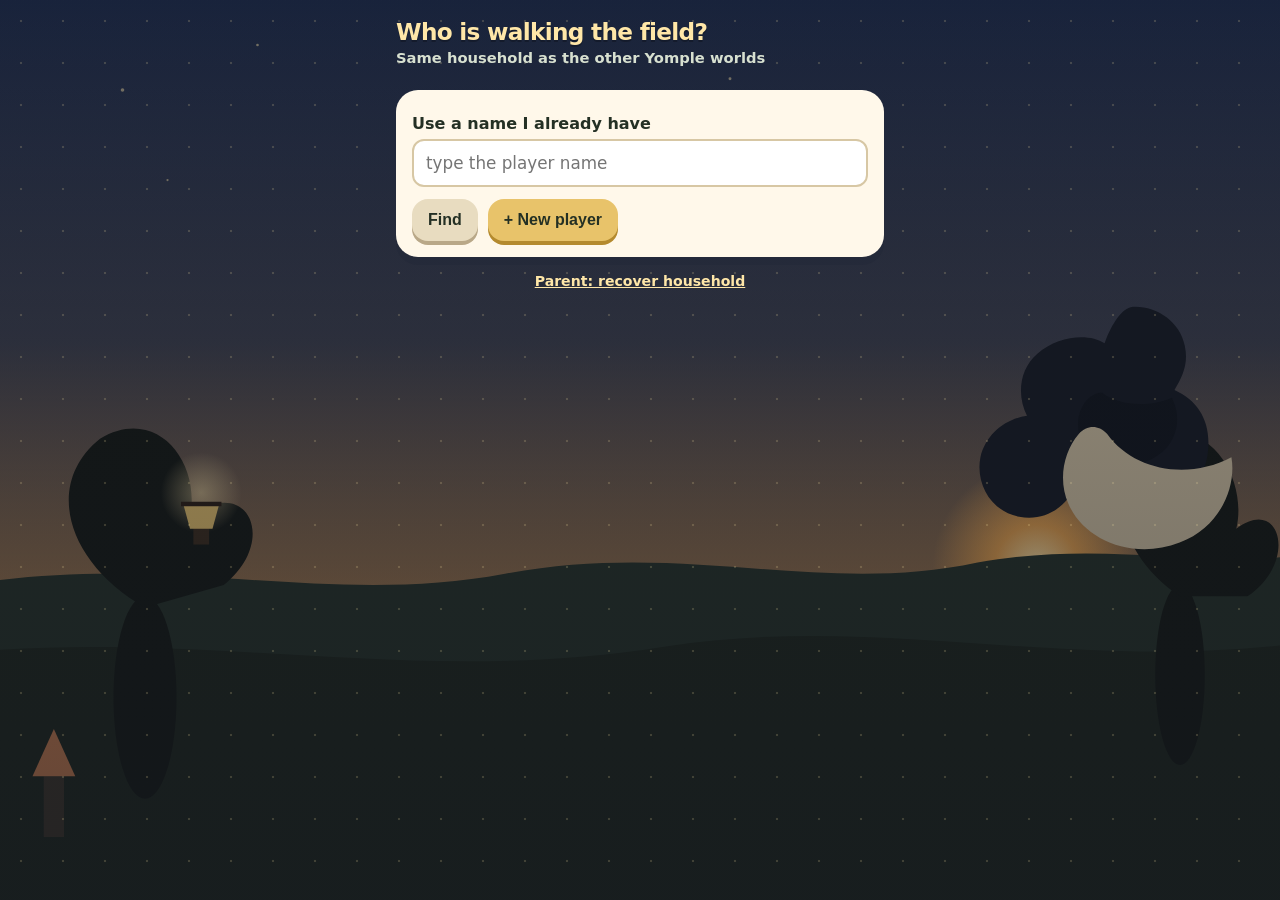
<file: field/index.html>
<!DOCTYPE html>
<html lang="en">
<head>
  <meta charset="UTF-8" />
  <meta name="viewport" content="width=device-width, initial-scale=1.0, maximum-scale=1.0, user-scalable=no" />
  <meta name="theme-color" content="#1c2436" />
  <title>Quiet Field</title>
  <link rel="stylesheet" href="styles.css?v=6" />
</head>
<body>
  <div id="toast"></div>
  <div id="screen-profiles" class="screen on">
    <header>
      <h1>Who is walking the field?</h1>
      <div class="subtitle">Same household as the other Yomple worlds</div>
    </header>
    <div id="profile-grid" class="profile-grid"></div>
    <div class="card" id="find-card">
      <label>Use a name I already have</label>
      <input id="find-user" type="text" placeholder="type the player name" maxlength="18" />
      <div class="btn-row">
        <button class="btn" onclick="findHall()">Find</button>
        <button class="btn primary" onclick="showCreateProfile()">+ New player</button>
      </div>
    </div>
    <div class="parent-link"><a href="#" onclick="showRecover(); return false;">Parent: recover household</a></div>
  </div>
  <div id="screen-create" class="screen">
    <header><h1>New player</h1></header>
    <div class="card">
      <label>Name</label>
      <input id="new-name" type="text" placeholder="e.g. Alex" maxlength="12" />
      <label>Optional player PIN</label>
      <input id="new-pin" type="password" inputmode="numeric" placeholder="4 digits, optional" maxlength="6" />
      <label>Pick an avatar</label>
      <div id="avatar-choices" class="avatar-choices"></div>
      <div class="btn-row">
        <button class="btn primary" onclick="createProfile()">Start walking</button>
        <button class="btn secondary" onclick="showProfiles()">Back</button>
      </div>
    </div>
  </div>
  <div id="screen-home" class="screen">
    <header class="brand-head">
      <img id="field-mark" class="field-mark" src="lincoln-mark.svg" alt="Quiet Field" />
      <div>
        <h1>Quiet Field</h1>
        <div class="subtitle">Hear it · hide it · say it</div>
      </div>
    </header>
    <div id="current-kid-badge" class="kid-badge" onclick="showProfiles()"></div>
    <div class="hud">
      <div class="hud-chip">✨ <span id="star-count">0</span></div>
      <div class="hud-chip sound" id="sound-chip" onclick="toggleSound()">🔊</div>
    </div>
    <p class="monument">Pick a path across the field.</p>
    <div id="topic-grid" class="topic-grid"></div>
    <div class="parent-link">
      <a href="#" onclick="showHowTo(); return false;">How to use</a>
      · <a href="#" onclick="showParent(); return false;">Parent / Progress</a>
      · <a href="#" onclick="showProfiles(); return false;">Switch player</a>
    </div>
  </div>
  <div id="screen-path" class="screen">
    <header>
      <h1 id="path-title">Gettysburg Address</h1>
      <div class="subtitle" id="path-sub">Twelve lanterns on the field</div>
      <div id="path-kid-badge" class="kid-badge" onclick="showHome()"></div>
    </header>
    <div class="hud">
      <div class="hud-chip">✨ <span id="path-star-count">0</span></div>
      <div class="hud-chip sound" id="path-sound-chip" onclick="toggleSound()">🔊</div>
    </div>
    <div class="next-card">
      <div class="kicker">Do this next</div>
      <p id="next-why">Look at the picture, hear the line, then hide the words.</p>
      <button class="btn primary" id="next-btn">Look</button>
    </div>
    <div id="daily-quest" class="hint" style="text-align:center;color:#d7e0d0;font-weight:700;"></div>
    <div class="monument" id="monument">Lanterns on this path.</div>
    <div class="field" id="field"></div>
    <div class="btn-row" style="justify-content:center;">
      <button class="btn secondary" onclick="startWalk()">Walk</button>
      <button class="btn secondary" onclick="startMix()">Mix</button>
      <button class="btn secondary" onclick="showHome()">All paths</button>
    </div>
  </div>
  <div id="screen-howto" class="screen">
    <header><h1>How to use the field</h1></header>
    <div class="card">
      <ol>
        <li><strong>Pick a path.</strong> Gettysburg Address or the Preamble.</li>
        <li><strong>Look.</strong> Picture, hear the line, one why, one gesture.</li>
        <li><strong>Echo.</strong> Hide the words. Mic is optional.</li>
        <li><strong>Walk</strong> and <strong>Mix</strong> known lanterns.</li>
      </ol>
      <p class="hint">Gettysburg is spoken by Britton Rea. The Preamble is spoken by Kristen McQuillin. Both are public-domain readings, not a phone voice.</p>
      <div class="btn-row"><button class="btn primary" onclick="showHome()">Back to the field</button></div>
    </div>
  </div>
  <div id="screen-look" class="screen">
    <header><h1>Look</h1></header>
    <div class="card" id="look-card"></div>
    <div class="btn-row">
      <button class="btn" id="btn-hear">Hear it</button>
      <button class="btn primary" id="btn-got-it">Got it</button>
      <button class="btn secondary" onclick="showPath()">Path</button>
    </div>
  </div>
  <div id="screen-echo" class="screen">
    <header><h1>Echo</h1></header>
    <div class="card" id="echo-card"></div>
    <div class="btn-row">
      <button class="btn" id="btn-hear-echo">Hear it</button>
      <button class="btn" id="btn-peek">Peek</button>
      <button class="btn sage" id="btn-said">I said it</button>
      <button class="btn primary" id="btn-speak">Speak</button>
      <button class="btn secondary" onclick="showPath()">Path</button>
    </div>
  </div>
  <div id="screen-walk" class="screen">
    <header><h1>Walk the field</h1></header>
    <div class="card" id="walk-card"></div>
    <div class="btn-row"><button class="btn secondary" onclick="showPath()">Path</button></div>
  </div>
  <div id="screen-mix" class="screen">
    <header><h1>Mix</h1></header>
    <div class="card" id="mix-card"></div>
    <div class="btn-row"><button class="btn secondary" onclick="showPath()">Path</button></div>
  </div>
  <div id="screen-parent" class="screen">
    <header><h1>Grown-up view</h1></header>
    <div class="card stats" style="text-align:left;">
      <div id="stats-text"></div>
      <label style="margin-top:12px;"><input id="last-first" type="checkbox" onclick="toggleLastFirst()" style="width:auto;display:inline;margin-right:8px;" /> Light the last stretch first</label>
      <p><strong>Family code</strong></p>
      <p id="family-code-value" style="font-size:1.4rem;font-weight:800;">—</p>
      <label>Parent email</label>
      <input id="parent-email" type="email" placeholder="you@example.com" />
      <div class="btn-row">
        <button class="btn" onclick="saveParentEmail()">Save email</button>
        <button class="btn" onclick="emailCodeToMyself()">Email this code to me</button>
        <button class="btn" onclick="cloudSaveActive(); toast('Saved');">Save now</button>
        <button class="btn" onclick="if(confirm('Reset this path?')){resetProgress(); showPath();}">Reset this path</button>
        <button class="btn" onclick="showHome()">Back</button>
      </div>
    </div>
  </div>
  <div id="screen-recover" class="screen">
    <header><h1>Parent recovery</h1></header>
    <div class="card" style="text-align:left;">
      <input id="restore-code" type="text" placeholder="MAPLE-K7Q2" maxlength="16" style="text-transform:uppercase;" />
      <div class="btn-row"><button class="btn primary" onclick="restoreFamily()">Restore household</button></div>
      <input id="recover-email" type="email" placeholder="the parent email on file" />
      <div class="btn-row"><button class="btn" onclick="sendEmailOtp()">Send one-time code</button></div>
      <div id="otp-row" style="display:none;margin-top:12px;">
        <input id="recover-otp" type="text" inputmode="numeric" maxlength="8" />
        <div class="btn-row"><button class="btn primary" onclick="verifyEmailOtp()">Unlock household</button></div>
      </div>
      <div class="btn-row"><button class="btn secondary" onclick="showProfiles()">Back</button></div>
    </div>
  </div>
  <nav id="main-nav" style="display:none;">
    <button class="active" onclick="navHome()" id="nav-home">Field</button>
    <button onclick="var d=pickDue(); if(d) startEcho(d); else startWalk();" id="nav-echo">Echo</button>
    <button onclick="startWalk()" id="nav-walk">Walk</button>
  </nav>
  <script src="yomple-stay.js?v=stay1"></script>
  <script src="lincoln-art.js?v=6"></script>
  <script src="phrases.js?v=6"></script>
  <script src="voice.js?v=9"></script>
  <script src="app.js?v=7"></script>
  <script src="sync.js?v=8"></script>
  <script src="arrive.js?v=3"></script>
</body>
</html>
</file>
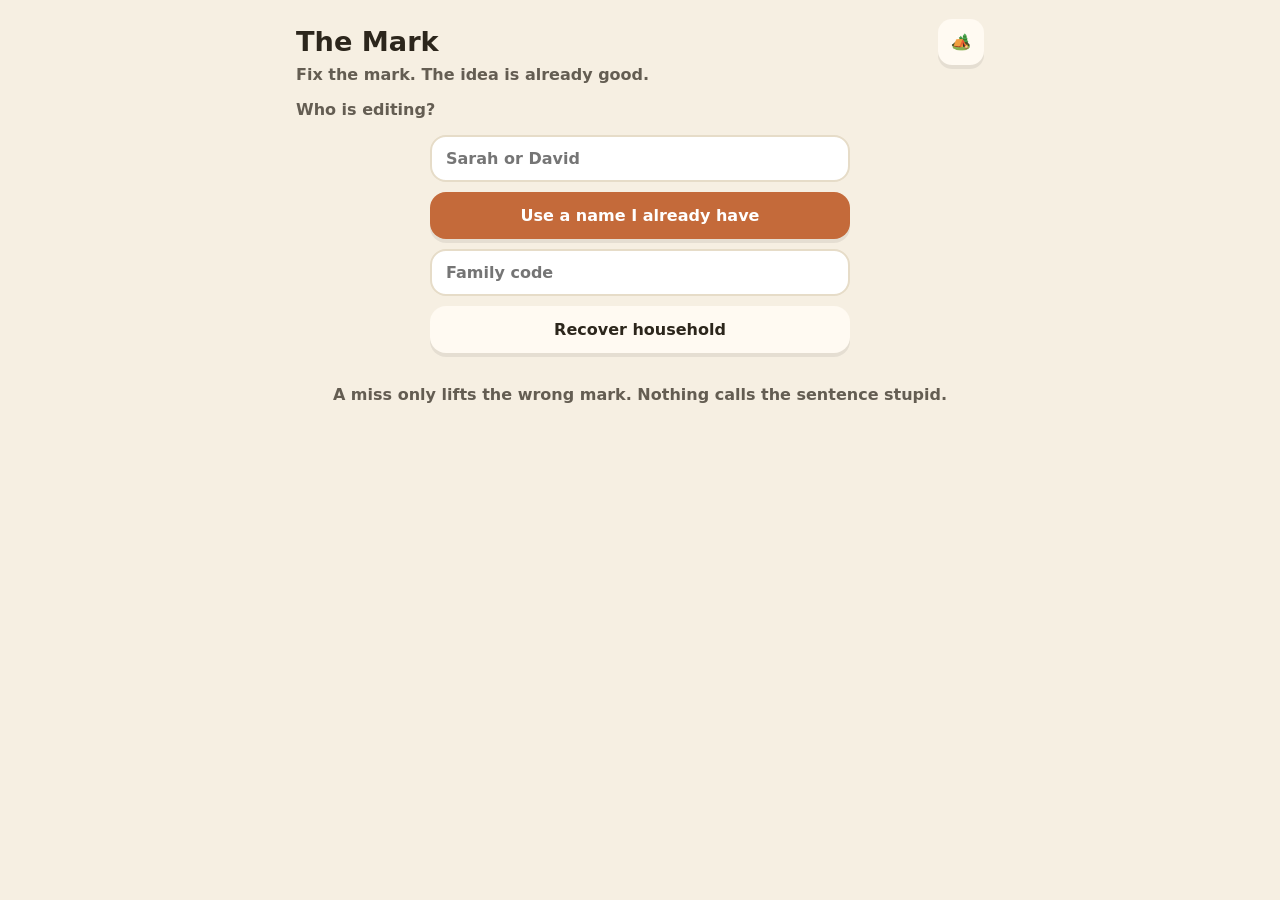
<file: mark/index.html>
<!DOCTYPE html>
<html lang="en">
<head>
<meta charset="UTF-8" />
<meta name="viewport" content="width=device-width, initial-scale=1, viewport-fit=cover" />
<title>The Mark</title>
<style>
  :root{--bg:#f6efe2;--ink:#2c261c;--card:#fffaf2;--gold:#e2b340;--accent:#c46a3a}
  *{box-sizing:border-box}
  body{margin:0;font-family:"ui-rounded",Nunito,system-ui,sans-serif;background:var(--bg);color:var(--ink)}
  body.garden{--bg:#eef6ea;--accent:#3f8f5b;--gold:#d7b24a}
  .screen{display:none;min-height:100dvh;padding:18px 16px 40px;max-width:720px;margin:0 auto}
  .screen.on{display:block}
  h1{font-size:1.7rem;margin:8px 0}
  .sub{opacity:.72;font-weight:700;margin-top:0}
  button,input{font:inherit;font-weight:800}
  button{border:none;border-radius:16px;background:var(--card);box-shadow:0 4px 0 rgba(0,0,0,.07);cursor:pointer}
  input{width:min(92vw,420px);padding:12px 14px;border-radius:16px;border:2px solid #e6dcc8;display:block;margin:8px auto}
  .btn{display:block;width:min(92vw,420px);margin:10px auto;padding:14px;background:var(--accent);color:#fff}
  .btn.soft{background:var(--card);color:var(--ink)}
  .top{display:flex;align-items:center;justify-content:space-between;gap:8px}
  .icon{width:46px;height:46px;border-radius:14px}
  .map,.marks{display:flex;flex-wrap:wrap;gap:8px;justify-content:center;margin:16px 0}
  .lev{min-width:140px;padding:12px;text-align:center}
  .lev.off{opacity:.45}
  .line{font-size:clamp(22px,5vw,32px);font-weight:800;line-height:1.7;text-align:center;margin:18px 0}
  .spot{display:inline-block;min-width:1.1em;margin:0 2px;padding:0 4px;border-bottom:3px solid var(--accent);border-radius:8px}
  .spot.bad{opacity:.25;text-decoration:line-through}
  .mark{font-size:28px;min-width:64px;padding:10px 14px}
  .mark.hit{background:var(--gold)}
  .bar{width:min(92vw,420px);height:10px;margin:8px auto;background:rgba(0,0,0,.08);border-radius:999px;overflow:hidden}
  .bar i{display:block;height:100%;width:0;background:var(--gold)}
  .pause{display:none;position:fixed;inset:0;background:var(--bg);z-index:5;align-items:center;justify-content:center;text-align:center;padding:24px}
  .pause.on{display:flex}
  .chip{display:inline-block;background:var(--card);border-radius:999px;padding:6px 12px;font-weight:800;margin:4px}
  .toast{position:fixed;left:50%;bottom:24px;transform:translateX(-50%);background:#2c261c;color:#fff;padding:10px 14px;border-radius:14px;font-weight:800;display:none}
  .toast.on{display:block}
</style>
</head>
<body>
<div class="screen on" id="home">
  <div class="top"><h1 id="title">The Mark</h1><button class="icon" id="themeBtn" onclick="flipTheme()">🏕️</button></div>
  <p class="sub" id="blurb">Fix the mark. The idea is already good.</p>
  <div id="who"></div>
  <div class="map" id="map"></div>
  <p class="sub" style="text-align:center">A miss only lifts the wrong mark. Nothing calls the sentence stupid.</p>
</div>
<div class="screen" id="play">
  <div class="top">
    <button class="icon" onclick="endPlay()">↩︎</button>
    <h1 id="playTitle">Trail</h1>
    <button class="icon" id="pauseBtn" onclick="togglePause()">⏸</button>
  </div>
  <p class="sub" id="playSub"></p>
  <div id="hud"></div>
  <div class="bar"><i id="prog"></i></div>
  <div class="line" id="line"></div>
  <div class="marks" id="marks"></div>
  <div class="pause" id="pause"><div><b>Paused</b><p>The sentence is hidden.</p><button class="btn" onclick="togglePause()">Back</button></div></div>
</div>
<div class="toast" id="toast"></div>
<script>
const TRAILS=[
  {id:'end',name:'End marks',g:'。',note:'period, question, or shout',
   items:[
    {w:['The fox sat on the wall'],m:'.',opts:['.','?','!']},
    {w:['Where is the lantern'],m:'?',opts:['.','?','!']},
    {w:['Watch the bridge'],m:'!',opts:['!','?','.']},
    {w:['Sarah closed the gate'],m:'.',opts:['.','?','!']},
    {w:['Can the scout see the ridge'],m:'?',opts:['?','!','.']},
    {w:['Hold the line'],m:'!',opts:['!','?','.']},
    {w:['The garden is quiet tonight'],m:'.',opts:['.','?','!']},
    {w:['Who left the drum'],m:'?',opts:['?','!','.']}
   ]},
  {id:'list',name:'List commas',g:',',note:'a comma between items in a list',
   items:[
    {w:['We packed apples','pears','and bread'],m:',',at:0},
    {w:['The kit held a bow','a shield','and a rope'],m:',',at:0},
    {w:['She drew a fox','a moon','and a gate'],m:',',at:0},
    {w:['Bring water','bread','and a lamp'],m:',',at:0},
    {w:['The road passed pines','stones','and a bridge'],m:',',at:0},
    {w:['He counted drums','flags','and tents'],m:',',at:0},
    {w:['We saw ducks','frogs','and one fox'],m:',',at:0},
    {w:['Pack the map','the rope','and the lantern'],m:',',at:0}
   ]}
];
const SB_URL='https://digcgqltrlmhgmzgmvwc.supabase.co';
const SB_KEY='eyJhbGciOiJIUzI1NiIsInR5cCI6IkpXVCJ9.eyJpc3MiOiJzdXBhYmFzZSIsInJlZiI6ImRpZ2NncWx0cmxtaGdtemdtdndjIiwicm9sZSI6ImFub24iLCJpYXQiOjE3NzM1ODY4NjEsImV4cCI6MjA4OTE2Mjg2MX0.suxy0jXsIJqrJYbQuCc54sHbN5miCICxLUdOc9gUTkY';
const TABLE='mark_players';
const SISTERS=['hop_players','bloom_players','garden_players','star_players','field_players','mark_players'];
const KEY='mark.v1';
let DB=load(), M=null, cloudTimer=null;
function load(){try{return JSON.parse(localStorage.getItem(KEY))||{theme:'camp',who:'',familyCode:'',players:{}}}catch(e){return{theme:'camp',who:'',familyCode:'',players:{}}}}
function save(){localStorage.setItem(KEY,JSON.stringify(DB)); scheduleCloud()}
function book(){DB.players[DB.who]=DB.players[DB.who]||{opened:['end'],held:[],clean:{}};return DB.players[DB.who]}
function el(id){return document.getElementById(id)}
function toast(t){const n=el('toast'); n.textContent=t; n.classList.add('on'); setTimeout(()=>n.classList.remove('on'),1600)}
function slug(s){return String(s||'').toLowerCase().replace(/[^a-z0-9]+/g,'-').replace(/^-+|-+$/g,'').slice(0,18)||'player'}
function heads(){return {apikey:SB_KEY,Authorization:'Bearer '+SB_KEY,'Content-Type':'application/json',Prefer:'return=representation'}}
function cloudGet(table, username){
  return fetch(SB_URL+'/rest/v1/'+table+'?username=eq.'+encodeURIComponent(username),{headers:heads()}).then(r=>r.json()).then(rows=>(rows&&rows[0])||null).catch(()=>null);
}
function findAny(username){
  return SISTERS.reduce((p,table)=>p.then(found=>found||cloudGet(table,username).then(row=>row?{table,row}:null)), Promise.resolve(null));
}
function scheduleCloud(){
  clearTimeout(cloudTimer);
  cloudTimer=setTimeout(cloudSave,500);
}
function cloudSave(){
  if(!DB.who) return;
  const b=book();
  fetch(SB_URL+'/rest/v1/'+TABLE,{
    method:'POST',
    headers:Object.assign(heads(),{Prefer:'resolution=merge-duplicates,return=minimal'}),
    body:JSON.stringify({username:slug(DB.who),display_name:DB.who,avatar:'✏️',family_code:DB.familyCode||null,progress:{opened:b.opened,held:b.held,clean:b.clean},updated_at:new Date().toISOString()})
  }).catch(()=>{});
}
function adopt(row){
  DB.who=row.display_name||row.username;
  if(row.family_code) DB.familyCode=row.family_code;
  const prog=row.progress||{};
  DB.players[DB.who]=DB.players[DB.who]||{opened:['end'],held:[],clean:{}};
  if(prog.opened) DB.players[DB.who].opened=prog.opened;
  if(prog.held) DB.players[DB.who].held=prog.held;
  if(prog.clean) DB.players[DB.who].clean=prog.clean;
  save();
}
function findName(){
  const username=slug(el('findName').value);
  toast('Looking…');
  findAny(username).then(hit=>{
    if(!hit){toast('No Yomple player with that name yet');return}
    if(hit.table===TABLE){adopt(hit.row); paintHome(); toast('Welcome back'); return}
    DB.who=hit.row.display_name; DB.familyCode=hit.row.family_code||DB.familyCode;
    book(); cloudSave(); paintHome(); toast('Same family. Marks start here.');
  });
}
function restoreFamily(){
  const code=String(el('famCode').value||'').trim().toUpperCase();
  if(!code||code.indexOf('-')<0){toast('Type the family code');return}
  DB.familyCode=code; save();
  fetch(SB_URL+'/rest/v1/'+TABLE+'?family_code=eq.'+encodeURIComponent(code),{headers:heads()}).then(r=>r.json()).then(rows=>{
    if(rows&&rows.length){rows.forEach(adopt); paintHome(); toast(rows.length+' player'+(rows.length===1?'':'s')); return}
    return fetch(SB_URL+'/rest/v1/garden_players?family_code=eq.'+encodeURIComponent(code),{headers:heads()}).then(r=>r.json()).then(people=>{
      if(!people||!people.length){toast('Code saved. Use a name you already have.'); return}
      people.forEach(row=>{DB.who=row.display_name; DB.familyCode=code; book();});
      cloudSave(); paintHome(); toast('Household found');
    });
  }).catch(()=>toast('Could not reach the family yet'));
}
function flipTheme(){DB.theme=DB.theme==='garden'?'camp':'garden';save();paintHome()}
function paintHome(){
  document.body.className=DB.theme==='garden'?'garden':'';
  const garden=DB.theme==='garden';
  el('title').textContent=garden?'Comma Garden':'The Mark';
  el('themeBtn').textContent=garden?'🌿':'🏕️';
  el('blurb').textContent=garden?'Plant the mark. The sentence is already grown.':'Fix the mark. The idea is already good.';
  const ready=!!DB.who;
  el('who').innerHTML = ready
    ? '<p class="sub">Editing as <b>'+DB.who+'</b>'+(DB.familyCode?' · '+DB.familyCode:'')+'</p><button class="btn soft" onclick="DB.who=\'\';paintHome()">Switch</button>'
    : '<p class="sub">Who is editing?</p><input id="findName" placeholder="Sarah or David" /><button class="btn" onclick="findName()">Use a name I already have</button><input id="famCode" placeholder="Family code" /><button class="btn soft" onclick="restoreFamily()">Recover household</button>';
  const map=el('map'); map.innerHTML='';
  if(!ready){show('home');return}
  const b=book();
  TRAILS.forEach((t,i)=>{
    const open=i===0||(b.opened||[]).includes(t.id)||(b.held||[]).includes(TRAILS[i-1].id);
    const btn=document.createElement('button');
    btn.className='lev'+(open?'':' off');
    btn.innerHTML='<div>'+((b.held||[]).includes(t.id)?'⭐':t.g)+'</div>'+t.name+'<div style="font-size:12px;opacity:.7">'+(open?t.note:'hold the trail before')+'</div>';
    if(open) btn.onclick=()=>startTrail(i);
    map.appendChild(btn);
  });
  if((b.held||[]).includes('end')&&(b.held||[]).includes('list')){
    const c=document.createElement('button'); c.className='btn soft'; c.textContent='Mix check'; c.onclick=()=>startTrail(0,true); map.appendChild(c);
  }
  show('home');
}
function show(id){document.querySelectorAll('.screen').forEach(s=>s.classList.remove('on'));el(id).classList.add('on')}
function startTrail(i,mix){
  const t=TRAILS[i];
  const items=mix?TRAILS.flatMap(tr=>tr.items):t.items;
  M={i,mix:!!mix,items,n:0,clean:0,need:mix?6:items.length,missed:false,paused:false};
  show('play');
  el('playTitle').textContent=mix?'Mix check':t.name;
  el('playSub').textContent='Tap the mark. A miss lifts off.';
  nextItem();
}
function nextItem(){ if(!M)return; if(M.n>=M.need) return finish(); M.cur=M.items[M.n%M.items.length]; M.missed=false; paintItem(); }
function paintItem(){
  if(!M||M.paused){el('line').textContent='';el('marks').innerHTML='';return}
  const it=M.cur, line=el('line'); line.innerHTML='';
  if(it.at!=null){
    it.w.forEach((word,i)=>{
      line.appendChild(document.createTextNode(word+' '));
      if(i<it.w.length-1){
        const s=document.createElement('button'); s.className='spot'; s.textContent='·';
        s.onclick=()=>pickSpot(i,s); line.appendChild(s); line.appendChild(document.createTextNode(' '));
      }
    });
    el('marks').innerHTML='';
  } else {
    line.textContent=it.w.join(' ')+' ';
    const slot=document.createElement('span'); slot.className='spot'; slot.id='slot'; slot.textContent=' '; line.appendChild(slot);
    const box=el('marks'); box.innerHTML='';
    it.opts.forEach(o=>{const b=document.createElement('button'); b.className='mark'; b.textContent=o; b.onclick=()=>pickMark(o,b); box.appendChild(b)});
  }
  el('hud').innerHTML='<span class="chip">'+(M.n+1)+' / '+M.need+'</span>';
  el('prog').style.width=Math.round(M.n/M.need*100)+'%';
}
function pickMark(o,btn){
  if(!M||M.paused||M.lock) return;
  if(o===M.cur.m){M.lock=true; btn.classList.add('hit'); el('slot').textContent=o; if(!M.missed) M.clean++; M.n++; setTimeout(()=>{M.lock=false; nextItem()},280)}
  else {M.missed=true; btn.classList.add('bad'); btn.onclick=null}
}
function pickSpot(i,btn){
  if(!M||M.paused||M.lock) return;
  if(i===M.cur.at){M.lock=true; btn.textContent=','; btn.classList.add('hit'); if(!M.missed) M.clean++; M.n++; setTimeout(()=>{M.lock=false; nextItem()},280)}
  else {M.missed=true; btn.classList.add('bad'); btn.onclick=null}
}
function finish(){
  const b=book(), t=TRAILS[M.i], held=M.clean>=Math.ceil(M.need*0.7);
  if(!M.mix && held && !(b.held||[]).includes(t.id)) b.held.push(t.id);
  const nxt=TRAILS[M.i+1];
  if(nxt && held && !(b.opened||[]).includes(nxt.id)) b.opened.push(nxt.id);
  save();
  el('line').textContent=held?(M.mix?'Check held':t.name+' held'):'The trail rests';
  el('marks').innerHTML='<button class="btn" onclick="paintHome()">Map</button>';
  el('playSub').textContent=held?'Saved to the family.':'No lost marks. Try again.';
  M=null;
}
function togglePause(){ if(!M)return; M.paused=!M.paused; el('pause').classList.toggle('on',M.paused); el('pauseBtn').textContent=M.paused?'▶':'⏸'; if(!M.paused) paintItem(); else {el('line').textContent=''; el('marks').innerHTML=''} }
function endPlay(){M=null; paintHome()}
paintHome();
</script>
</body>
</html>
</file>
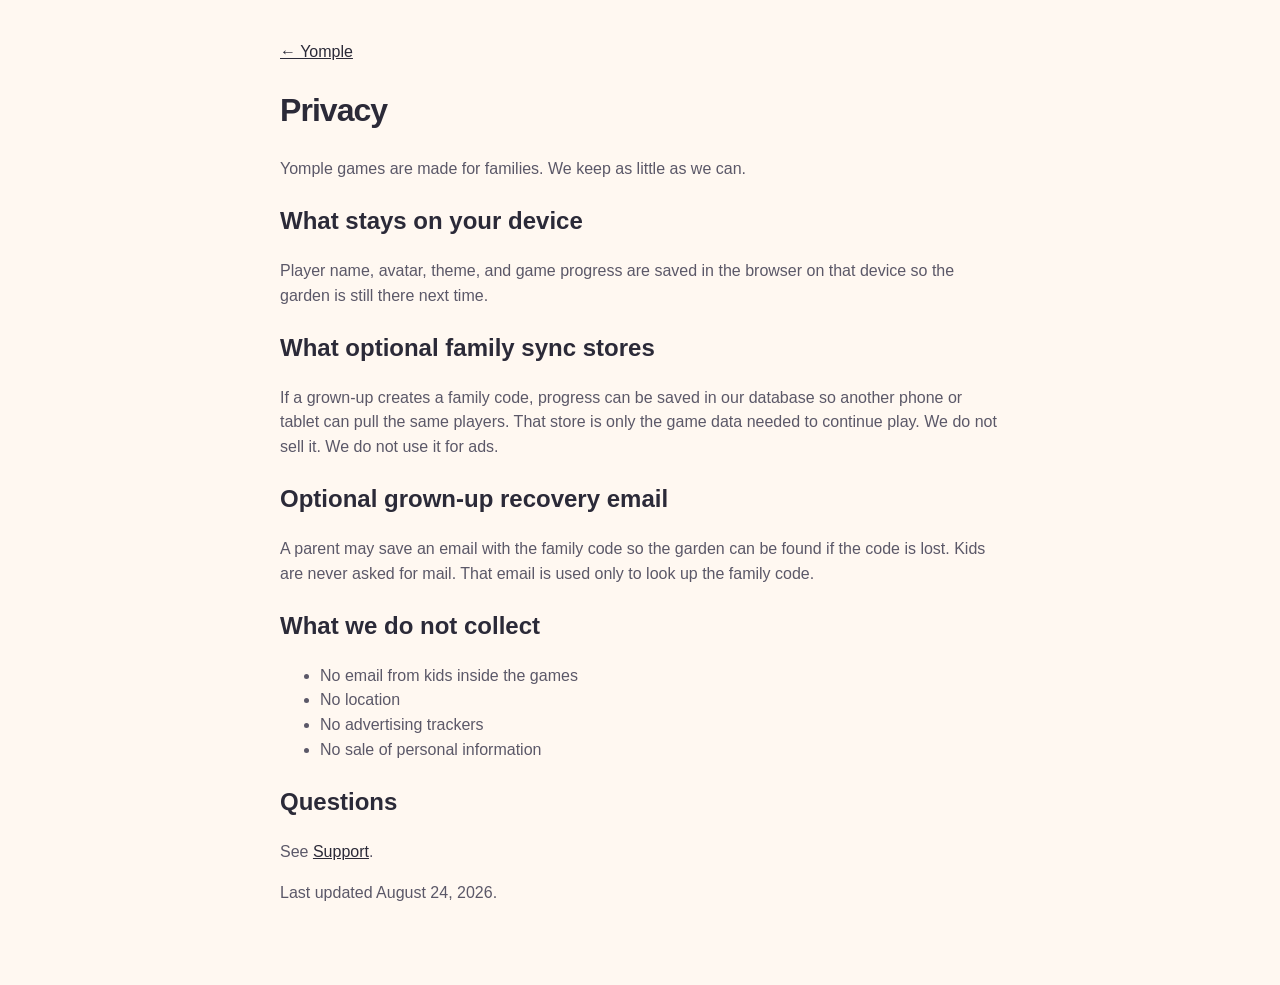
<file: privacy.html>
<!DOCTYPE html>
<html lang="en">
<head>
  <meta charset="UTF-8" />
  <meta name="viewport" content="width=device-width, initial-scale=1" />
  <title>Privacy — Yomple</title>
  <style>
    body{font-family:Nunito,Avenir Next,Segoe UI,sans-serif;background:#FFF8F1;color:#2B2A38;margin:0;line-height:1.55}
    main{width:min(720px,92vw);margin:40px auto 80px}
    a{color:#2B2A38}
    h1{letter-spacing:-.03em}
    p,li{color:#5B5868}
  </style>
</head>
<body>
<main>
  <p><a href="index.html">← Yomple</a></p>
  <h1>Privacy</h1>
  <p>Yomple games are made for families. We keep as little as we can.</p>
  <h2>What stays on your device</h2>
  <p>Player name, avatar, theme, and game progress are saved in the browser on that device so the garden is still there next time.</p>
  <h2>What optional family sync stores</h2>
  <p>If a grown-up creates a family code, progress can be saved in our database so another phone or tablet can pull the same players. That store is only the game data needed to continue play. We do not sell it. We do not use it for ads.</p>
  <h2>Optional grown-up recovery email</h2>
  <p>A parent may save an email with the family code so the garden can be found if the code is lost. Kids are never asked for mail. That email is used only to look up the family code.</p>
  <h2>What we do not collect</h2>
  <ul>
    <li>No email from kids inside the games</li>
    <li>No location</li>
    <li>No advertising trackers</li>
    <li>No sale of personal information</li>
  </ul>
  <h2>Questions</h2>
  <p>See <a href="support.html">Support</a>.</p>
  <p>Last updated August 24, 2026.</p>
</main>
</body>
</html>
</file>
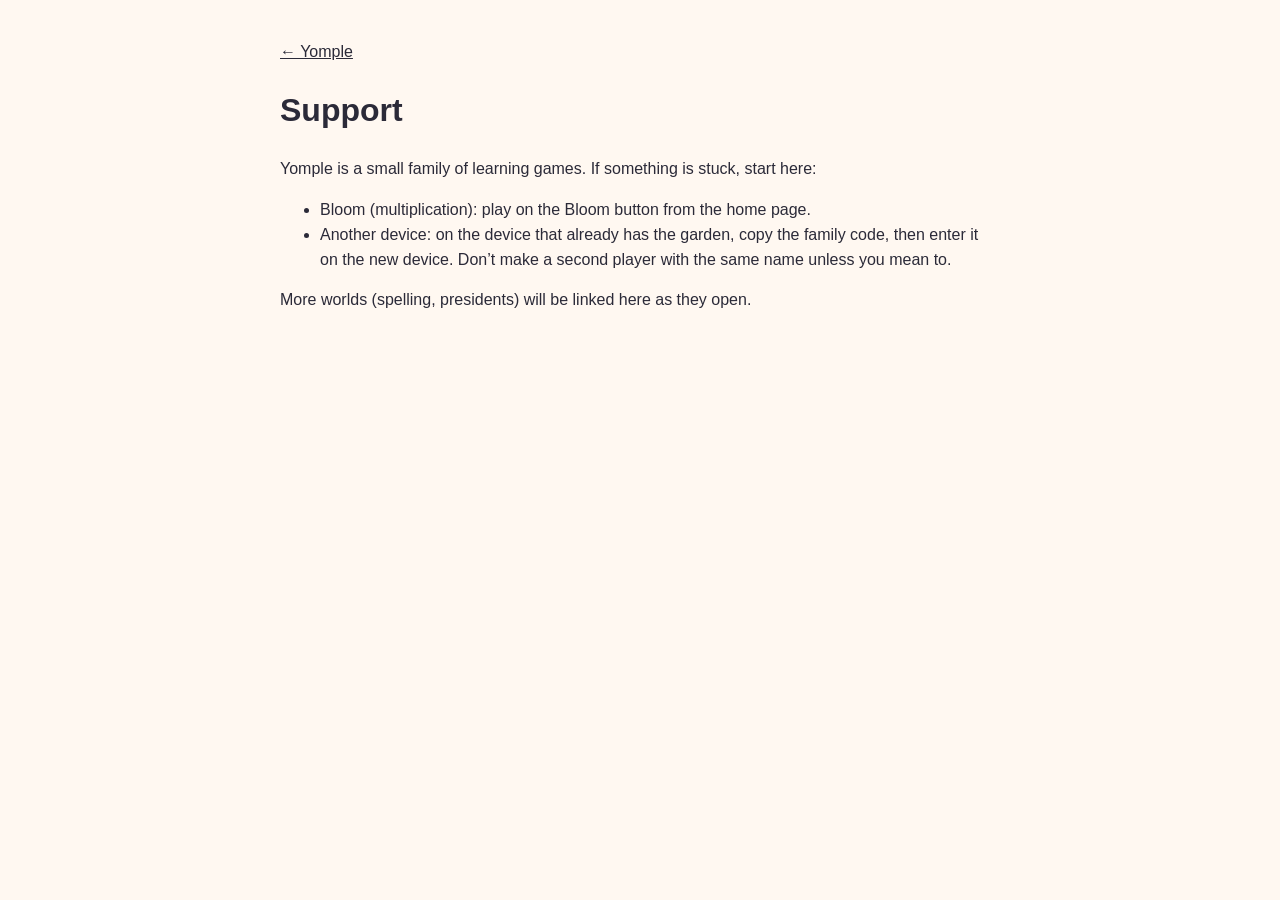
<file: support.html>
<!DOCTYPE html>
<html lang="en">
<head>
  <meta charset="UTF-8" />
  <meta name="viewport" content="width=device-width, initial-scale=1" />
  <title>Support — Yomple</title>
  <style>
    body{font-family:Nunito,Avenir Next,Segoe UI,sans-serif;background:#FFF8F1;color:#2B2A38;margin:0;line-height:1.55}
    main{width:min(720px,92vw);margin:40px auto 80px}
    a{color:#2B2A38}
  </style>
</head>
<body>
<main>
  <p><a href="index.html">← Yomple</a></p>
  <h1>Support</h1>
  <p>Yomple is a small family of learning games. If something is stuck, start here:</p>
  <ul>
    <li>Bloom (multiplication): play on the Bloom button from the home page.</li>
    <li>Another device: on the device that already has the garden, copy the family code, then enter it on the new device. Don’t make a second player with the same name unless you mean to.</li>
  </ul>
  <p>More worlds (spelling, presidents) will be linked here as they open.</p>
</main>
</body>
</html>
</file>
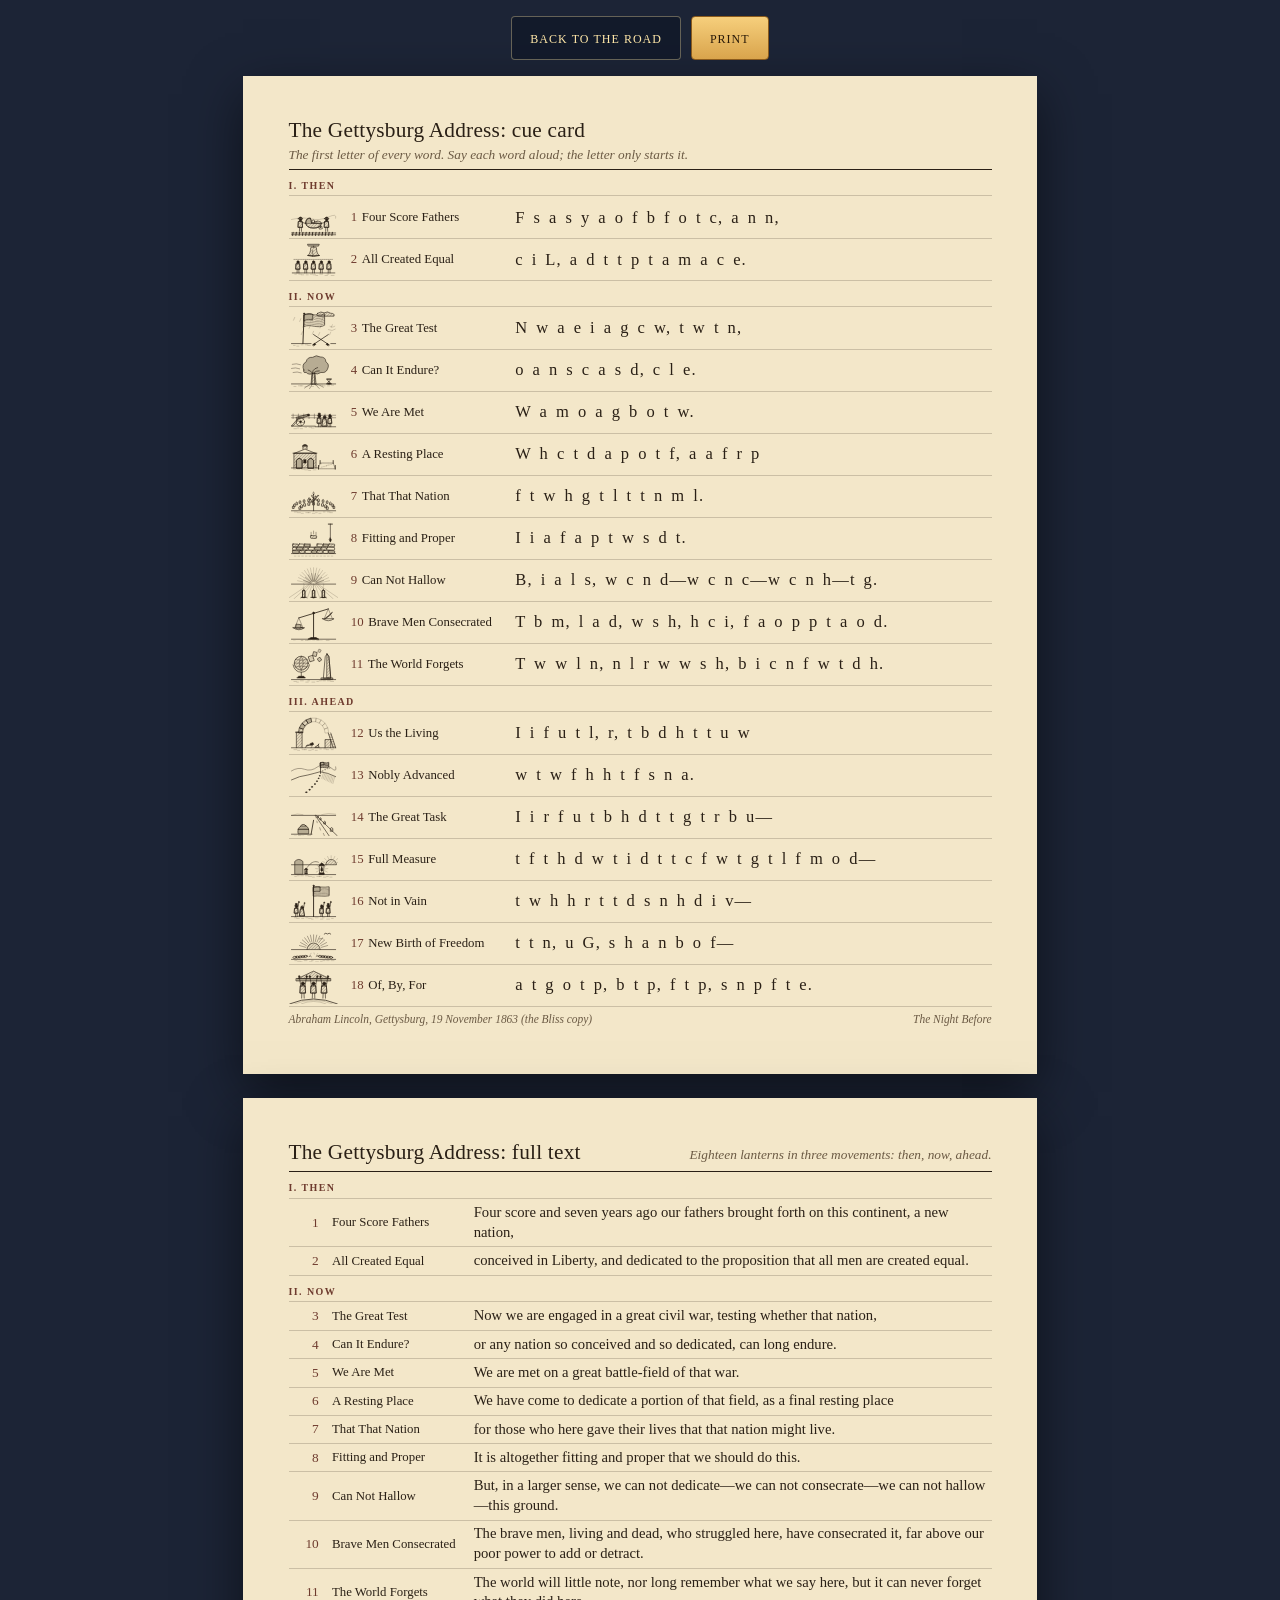
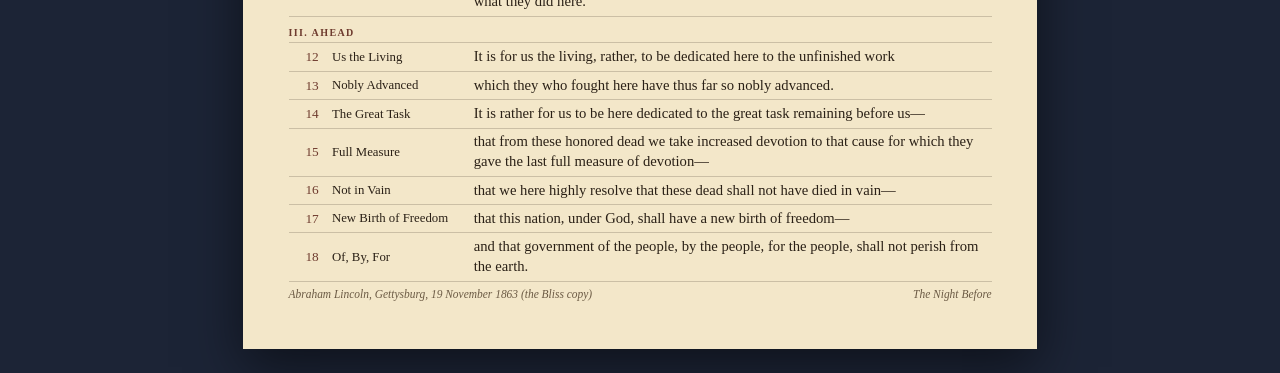
<file: field-next/print.html>
<!DOCTYPE html>
<html lang="en">
<head>
  <meta charset="UTF-8" />
  <meta name="viewport" content="width=device-width, initial-scale=1.0" />
  <title>Cue Card · The Night Before</title>
  <style>
    /* One page of first letters, one page of full text. A4 or Letter, no external files. */
    :root {
      --ink: #2a2016; --ink-soft: #6b5a44; --brick: #6e3b2e; --paper: #f3e7c9; --rule: rgba(42, 32, 22, .2);
      --qf-pic-bg: #f3e7c9;
      --serif: "Iowan Old Style", "Palatino Linotype", Palatino, "Book Antiqua", Georgia, "Times New Roman", serif;
    }
    * { box-sizing: border-box; }
    html, body { margin: 0; padding: 0; }
    body { background: #1c2436; color: var(--ink); font-family: var(--serif); -webkit-font-smoothing: antialiased; }
    .bar { display: flex; gap: 10px; justify-content: center; flex-wrap: wrap; padding: 16px; }
    .bar a, .bar button {
      font: inherit; font-size: 1.05rem; color: #ffe7a8; background: rgba(12, 19, 34, .55); border: 1px solid rgba(255, 231, 168, .35);
      border-radius: 4px; padding: 9px 18px; min-height: 44px; cursor: pointer; text-decoration: none; display: inline-flex; align-items: center;
      font-variant-caps: all-small-caps; letter-spacing: .06em;
    }
    .bar button.primary { background: linear-gradient(180deg, #f6cf7c, #d9a44c); color: #2a1a08; border-color: #8a5a1c; }
    .sheet {
      width: min(210mm, calc(100% - 32px)); margin: 0 auto 24px; background: var(--paper); padding: 11mm 12mm 10mm;
      box-shadow: 0 18px 50px rgba(0, 0, 0, .5);
    }
    .head { display: flex; justify-content: space-between; align-items: baseline; gap: 4px 12px; border-bottom: 1.5px solid var(--ink); padding-bottom: 1.8mm; margin-bottom: 1mm; flex-wrap: wrap; }
    .head h1 { margin: 0; font-weight: 400; font-size: 16pt; letter-spacing: .01em; }
    .head p { margin: 0; color: var(--ink-soft); font-style: italic; font-size: 10pt; }
    .mv { margin: 1.8mm 0 .2mm; font-size: 10.5pt; color: var(--brick); font-variant-caps: all-small-caps; letter-spacing: .1em; border-bottom: 1px solid var(--rule); padding-bottom: .6mm; }
    .row { display: grid; grid-template-columns: 13mm 40mm 1fr; column-gap: 3.5mm; align-items: center; padding: .55mm 0; border-bottom: .5px solid var(--rule); break-inside: avoid; page-break-inside: avoid; }
    .row .pic svg { width: 13mm; height: 9.75mm; display: block; }
    .row .t { font-size: 9.6pt; line-height: 1.15; }
    .row .t b { font-weight: 400; color: var(--brick); margin-right: 1.2mm; }
    .row .letters { font-size: 12.4pt; letter-spacing: .07em; word-spacing: .16em; line-height: 1.22; }
    .full .row { grid-template-columns: 8mm 34mm 1fr; padding: 1mm 0; }
    .full .row .n { color: var(--brick); font-size: 10pt; text-align: right; }
    .full .row .words { font-size: 11pt; line-height: 1.35; }
    .foot { margin-top: 1.6mm; font-size: 8.6pt; color: var(--ink-soft); font-style: italic; display: flex; justify-content: space-between; gap: 10px; flex-wrap: wrap; }
    @media (max-width: 640px) {
      .sheet { padding: 16px 14px; }
      .row { grid-template-columns: 54px 1fr; row-gap: 2px; }
      .row .pic svg { width: 54px; height: 40px; }
      .row .letters { grid-column: 1 / -1; }
      .full .row { grid-template-columns: 26px 1fr; }
      .full .row .words { grid-column: 1 / -1; }
    }
    @page { margin: 11mm 12mm; }
    @media print {
      :root { --paper: #fff; --qf-pic-bg: #fff; }
      body { background: #fff; }
      .bar { display: none; }
      .sheet { width: auto; margin: 0; padding: 0; box-shadow: none; }
      .sheet + .sheet { break-before: page; page-break-before: always; }
      .row { grid-template-columns: 13mm 40mm 1fr; }
      .row .pic svg { width: 13mm; height: 9.75mm; }
      .row .letters { grid-column: auto; }
      .full .row { grid-template-columns: 8mm 34mm 1fr; }
      .full .row .words { grid-column: auto; }
    }
  </style>
</head>
<body>
  <nav class="bar">
    <a href="./">Back to the road</a>
    <button class="primary" onclick="window.print()">Print</button>
  </nav>
  <section class="sheet" id="cue">
    <header class="head"><h1>The Gettysburg Address: cue card</h1><p>The first letter of every word. Say each word aloud; the letter only starts it.</p></header>
    <div id="cue-rows"></div>
    <p class="foot"><span>Abraham Lincoln, Gettysburg, 19 November 1863 (the Bliss copy)</span><span>The Night Before</span></p>
  </section>
  <section class="sheet full" id="full">
    <header class="head"><h1>The Gettysburg Address: full text</h1><p>Eighteen lanterns in three movements: then, now, ahead.</p></header>
    <div id="full-rows"></div>
    <p class="foot"><span>Abraham Lincoln, Gettysburg, 19 November 1863 (the Bliss copy)</span><span>The Night Before</span></p>
  </section>
  <script src="lanterns.js?v=qf2-2"></script>
  <script src="pictures.js?v=qf2-2"></script>
  <script src="cuecard.js?v=qf2-2"></script>
  <script>
    (function () {
      function esc(s) { return String(s).replace(/[&<>"']/g, function (c) { return { "&": "&amp;", "<": "&lt;", ">": "&gt;", '"': "&quot;", "'": "&#39;" }[c]; }); }
      var D = window.QF_DATA, mvName = {}, cue = "", full = "", last = 0;
      D.movements.forEach(function (m) { mvName[m.n] = ["", "I", "II", "III"][m.n] + ". " + m.name; });
      QFCue.lines().forEach(function (r) {
        if (r.movement !== last) {
          cue += "<h2 class='mv'>" + esc(mvName[r.movement]) + "</h2>";
          full += "<h2 class='mv'>" + esc(mvName[r.movement]) + "</h2>";
          last = r.movement;
        }
        cue += "<div class='row'><div class='pic'>" + QFPictures.svg(r.id) + "</div>" +
          "<div class='t'><b>" + r.n + "</b>" + esc(r.title) + "</div><div class='letters'>" + esc(r.letters) + "</div></div>";
        full += "<div class='row'><div class='n'>" + r.n + "</div><div class='t'>" + esc(r.title) + "</div><div class='words'>" + esc(r.text) + "</div></div>";
      });
      document.getElementById("cue-rows").innerHTML = cue;
      document.getElementById("full-rows").innerHTML = full;
    })();
  </script>
</body>
</html>
</file>
<file: bloom-n/styles.css>
:root {
  --bg-deep: hsl(208, 52%, 10%);
  --bg-mid: hsl(206, 45%, 15%);
  --surface: hsla(206, 42%, 17%, 0.86);
  --surface-elevated: hsla(205, 38%, 22%, 0.94);
  --ink: hsl(204, 60%, 97%);
  --ink-soft: hsl(205, 28%, 76%);
  --ink-muted: hsl(206, 20%, 58%);
  --turquoise: hsl(172, 78%, 52%);
  --turquoise-deep: hsl(174, 76%, 34%);
  --amber: hsl(41, 95%, 62%);
  --amber-deep: hsl(35, 88%, 46%);
  --mint: hsl(146, 64%, 58%);
  --ice: hsl(198, 88%, 68%);
  --radius-lg: 24px;
  --radius-md: 16px;
  --radius-pill: 999px;
  --shadow-soft: 0 14px 34px rgba(4, 12, 24, 0.42);
}

* {
  box-sizing: border-box;
  -webkit-tap-highlight-color: transparent;
}

html,
body {
  margin: 0;
  padding: 0;
  min-height: 100%;
  background: radial-gradient(circle at 18% 8%, hsl(184, 58%, 20%) 0%, transparent 42%),
    radial-gradient(circle at 84% 12%, hsl(40, 62%, 22%) 0%, transparent 36%),
    linear-gradient(180deg, hsl(207, 52%, 12%) 0%, hsl(210, 54%, 8%) 100%);
  color: var(--ink);
  font-family: "ui-rounded", "Nunito", "Avenir Next", "Segoe UI", system-ui, sans-serif;
  overflow-x: hidden;
}

button,
input,
select {
  font: inherit;
  color: inherit;
}

button {
  cursor: pointer;
  border: 0;
  transition: transform 0.12s ease, filter 0.15s ease, background-color 0.15s ease;
}

button:active {
  transform: scale(0.96);
}

.screen {
  display: none;
}

.screen.active {
  display: block;
}

/* ==================== PORTAL HUB ==================== */
.portal-wrap {
  width: min(1080px, 94vw);
  margin: 0 auto;
  padding: 18px 0 56px;
}

.topbar {
  display: flex;
  align-items: center;
  justify-content: space-between;
  gap: 10px;
  flex-wrap: wrap;
  margin-bottom: 18px;
}

.brand-cluster {
  display: flex;
  align-items: center;
  gap: 10px;
}

.pill-btn {
  display: inline-flex;
  align-items: center;
  gap: 7px;
  background: var(--surface);
  color: var(--ink);
  padding: 9px 15px;
  border-radius: var(--radius-pill);
  font-weight: 800;
  font-size: 0.92rem;
  text-decoration: none;
  box-shadow: 0 4px 14px rgba(0, 0, 0, 0.25);
}

.pill-btn:hover {
  filter: brightness(1.1);
}

.brand-badge {
  display: inline-flex;
  align-items: baseline;
  gap: 8px;
  padding: 6px 14px;
  border-radius: var(--radius-pill);
  background: hsla(172, 78%, 52%, 0.14);
}

.brand-badge strong {
  font-size: 1.35rem;
  letter-spacing: -0.02em;
  color: var(--turquoise);
}

.brand-badge sup {
  font-size: 0.85rem;
  color: var(--amber);
}

.brand-badge span {
  font-size: 0.82rem;
  font-weight: 700;
  color: var(--ink-soft);
}

.status-cluster {
  display: flex;
  align-items: center;
  gap: 8px;
  flex-wrap: wrap;
}

.stat-pill {
  display: inline-flex;
  align-items: center;
  gap: 6px;
  padding: 8px 13px;
  border-radius: var(--radius-pill);
  background: var(--surface);
  font-weight: 800;
  font-size: 0.9rem;
}

.stat-pill.amber {
  background: hsla(41, 95%, 62%, 0.16);
  color: var(--amber);
}

.stat-pill.teal {
  background: hsla(172, 78%, 52%, 0.16);
  color: var(--turquoise);
}

/* Featured Sub-Game #1 Hero */
.hero-card {
  position: relative;
  border-radius: 28px;
  overflow: hidden;
  min-height: 330px;
  display: flex;
  flex-direction: column;
  justify-content: flex-end;
  padding: 26px 24px;
  background-color: hsl(206, 48%, 14%);
  background-size: cover;
  background-position: center;
  box-shadow: var(--shadow-soft);
  margin-bottom: 22px;
}

.hero-card::before {
  content: "";
  position: absolute;
  inset: 0;
  background: linear-gradient(
    180deg,
    rgba(8, 22, 38, 0.18) 0%,
    rgba(8, 22, 38, 0.62) 48%,
    rgba(7, 19, 33, 0.94) 100%
  );
}

.hero-card > * {
  position: relative;
  z-index: 1;
}

.live-tag {
  align-self: flex-start;
  margin-bottom: auto;
  background: var(--turquoise);
  color: hsl(208, 60%, 10%);
  font-weight: 900;
  font-size: 0.76rem;
  letter-spacing: 0.07em;
  padding: 6px 13px;
  border-radius: var(--radius-pill);
}

.hero-grid {
  display: grid;
  grid-template-columns: 1.35fr 1fr;
  gap: 18px;
  align-items: end;
}

.hero-copy h1 {
  margin: 6px 0 6px;
  font-size: clamp(1.65rem, 3.6vw, 2.35rem);
  letter-spacing: -0.025em;
  line-height: 1.1;
}

.hero-copy p {
  margin: 0 0 14px;
  color: var(--ink-soft);
  font-size: 1rem;
  font-weight: 700;
  max-width: 54ch;
}

.rig-quick-row {
  display: flex;
  gap: 8px;
  flex-wrap: wrap;
}

.rig-chip {
  padding: 9px 14px;
  border-radius: var(--radius-md);
  background: rgba(16, 36, 58, 0.82);
  color: var(--ink-soft);
  font-weight: 800;
  font-size: 0.88rem;
}

.rig-chip.selected {
  background: var(--amber);
  color: hsl(210, 55%, 10%);
}

.hero-cta-box {
  display: flex;
  flex-direction: column;
  align-items: stretch;
  gap: 10px;
}

.play-btn-giant {
  padding: 17px 22px;
  border-radius: 20px;
  background: linear-gradient(135deg, var(--turquoise) 0%, hsl(164, 82%, 45%) 100%);
  color: hsl(208, 62%, 9%);
  font-size: 1.16rem;
  font-weight: 900;
  letter-spacing: -0.01em;
  box-shadow: 0 8px 0 hsla(174, 80%, 24%, 0.85), 0 16px 28px rgba(0, 0, 0, 0.35);
}

.play-btn-giant:hover {
  filter: brightness(1.06);
}

.world-pill-sub {
  text-align: center;
  font-size: 0.86rem;
  font-weight: 800;
  color: var(--amber);
}

/* Section Headers */
.sec-head {
  display: flex;
  align-items: baseline;
  justify-content: space-between;
  gap: 10px;
  margin: 24px 0 12px;
}

.sec-head h2 {
  margin: 0;
  font-size: 1.2rem;
  letter-spacing: -0.02em;
}

.sec-head span {
  font-size: 0.85rem;
  font-weight: 700;
  color: var(--ink-soft);
}

/* Sub-Game Realms Row (#2, #4+Astrolabe, #3) */
.realms-grid {
  display: grid;
  grid-template-columns: repeat(3, 1fr);
  gap: 14px;
}

.realm-card {
  position: relative;
  min-height: 186px;
  border-radius: 22px;
  overflow: hidden;
  padding: 16px;
  display: flex;
  flex-direction: column;
  justify-content: flex-end;
  text-align: left;
  background-size: cover;
  background-position: center;
  box-shadow: 0 10px 24px rgba(0, 0, 0, 0.3);
}

.realm-card::before {
  content: "";
  position: absolute;
  inset: 0;
  background: linear-gradient(180deg, rgba(10, 22, 36, 0.16) 15%, rgba(9, 20, 34, 0.92) 100%);
}

.realm-card > * {
  position: relative;
  z-index: 1;
}

.realm-tag {
  align-self: flex-start;
  margin-bottom: auto;
  padding: 4px 10px;
  border-radius: var(--radius-pill);
  font-size: 0.7rem;
  font-weight: 900;
  letter-spacing: 0.05em;
  background: rgba(14, 30, 48, 0.88);
  color: var(--amber);
}

.realm-card h3 {
  margin: 6px 0 3px;
  font-size: 1.06rem;
}

.realm-card p {
  margin: 0;
  font-size: 0.83rem;
  color: var(--ink-soft);
  font-weight: 700;
  line-height: 1.3;
}

/* 3-Strand World Constellation Strip */
.worlds-strip {
  display: grid;
  grid-template-columns: repeat(4, 1fr);
  gap: 10px;
}

.world-tile {
  background: var(--surface);
  border-radius: 18px;
  padding: 13px 14px;
  text-align: left;
  display: flex;
  flex-direction: column;
  gap: 5px;
}

.world-tile.current {
  background: hsla(172, 75%, 45%, 0.22);
  outline: 2px solid var(--turquoise);
}

.world-tile.locked {
  opacity: 0.46;
}

.world-top {
  display: flex;
  justify-content: space-between;
  align-items: center;
  font-size: 0.76rem;
  font-weight: 900;
  color: var(--amber);
}

.world-tile strong {
  font-size: 0.96rem;
}

.world-dots {
  display: flex;
  gap: 5px;
  margin-top: 3px;
}

.world-dot {
  width: 10px;
  height: 10px;
  border-radius: 50%;
  background: rgba(255, 255, 255, 0.16);
}

.world-dot.s1 {
  background: var(--ice);
}
.world-dot.s2 {
  background: var(--amber);
}
.world-dot.s3 {
  background: var(--turquoise);
}

/* Co-op Wonder & Records Split */
.coop-records-grid {
  display: grid;
  grid-template-columns: 1.1fr 1fr;
  gap: 14px;
  margin-top: 14px;
}

.panel-card {
  background: var(--surface);
  border-radius: 22px;
  padding: 18px;
}

.panel-card h3 {
  margin: 0 0 6px;
  font-size: 1.05rem;
}

.panel-card p.sub {
  margin: 0 0 12px;
  font-size: 0.85rem;
  color: var(--ink-soft);
  font-weight: 700;
}

.obs-meter {
  height: 12px;
  border-radius: var(--radius-pill);
  background: rgba(255, 255, 255, 0.1);
  overflow: hidden;
  margin-bottom: 12px;
}

.obs-meter > div {
  height: 100%;
  background: linear-gradient(90deg, var(--turquoise), var(--amber));
  border-radius: var(--radius-pill);
  transition: width 0.35s ease;
}

.hero-roster {
  display: flex;
  flex-direction: column;
  gap: 8px;
}

.hero-row {
  display: flex;
  align-items: center;
  justify-content: space-between;
  padding: 8px 12px;
  border-radius: 14px;
  background: rgba(255, 255, 255, 0.05);
  font-size: 0.88rem;
  font-weight: 800;
}

.hero-title-tag {
  color: var(--amber);
  font-size: 0.8rem;
}

.records-grid {
  display: grid;
  grid-template-columns: repeat(2, 1fr);
  gap: 8px;
}

.rec-box {
  padding: 10px 12px;
  border-radius: 14px;
  background: rgba(255, 255, 255, 0.05);
}

.rec-box span {
  display: block;
  font-size: 0.75rem;
  color: var(--ink-soft);
  font-weight: 700;
}

.rec-box strong {
  font-size: 1.15rem;
  color: var(--turquoise);
}

.mysteries-row {
  display: grid;
  grid-template-columns: repeat(5, 1fr);
  gap: 8px;
  margin-top: 12px;
}

.mystery-pill {
  padding: 10px;
  border-radius: 14px;
  background: var(--surface);
  font-size: 0.78rem;
  font-weight: 800;
  text-align: center;
  color: var(--ink-muted);
}

.mystery-pill.found {
  background: hsla(41, 95%, 62%, 0.16);
  color: var(--amber);
}

.portal-footer {
  display: flex;
  justify-content: center;
  gap: 16px;
  margin-top: 28px;
}

.grownups-link {
  background: transparent;
  color: var(--ink-muted);
  font-size: 0.84rem;
  font-weight: 700;
  padding: 8px 14px;
}

/* ==================== 3D FROSTWAKE GAMEPLAY ==================== */
#screen-frostwake {
  position: fixed;
  inset: 0;
  overflow: hidden;
  background: #0b1e32;
  touch-action: none;
  user-select: none;
}

#frostwake-canvas {
  width: 100%;
  height: 100%;
  display: block;
}

.hud-top {
  position: absolute;
  top: max(12px, env(safe-area-inset-top));
  left: 12px;
  right: 12px;
  display: flex;
  align-items: center;
  justify-content: space-between;
  gap: 8px;
  flex-wrap: wrap;
  pointer-events: none;
  z-index: 10;
}

.hud-top > * {
  pointer-events: auto;
}

.hud-group {
  display: flex;
  align-items: center;
  gap: 7px;
  flex-wrap: wrap;
}

.hud-btn {
  padding: 9px 13px;
  border-radius: var(--radius-pill);
  background: rgba(11, 27, 45, 0.82);
  backdrop-filter: blur(8px);
  color: var(--ink);
  font-weight: 800;
  font-size: 0.86rem;
  box-shadow: 0 4px 14px rgba(0, 0, 0, 0.3);
}

.hud-btn.gold {
  background: rgba(38, 30, 12, 0.88);
  color: var(--amber);
}

.surge-banner {
  position: absolute;
  top: 96px;
  left: 50%;
  transform: translateX(-50%);
  padding: 7px 18px;
  border-radius: var(--radius-pill);
  background: linear-gradient(90deg, var(--amber), var(--turquoise));
  color: hsl(210, 60%, 10%);
  font-weight: 900;
  font-size: 0.86rem;
  z-index: 11;
  display: none;
  opacity: 0;
  pointer-events: none;
  box-shadow: 0 8px 20px rgba(0, 0, 0, 0.35);
}

.surge-banner.on,
.surge-banner.active {
  display: block;
  opacity: 1;
}

.hud-toast {
  position: absolute;
  top: 100px;
  left: 50%;
  transform: translateX(-50%);
  padding: 10px 20px;
  border-radius: var(--radius-pill);
  background: rgba(10, 26, 44, 0.92);
  color: var(--turquoise);
  font-weight: 900;
  font-size: 1rem;
  z-index: 15;
  opacity: 0;
  pointer-events: none;
  transition: opacity 0.2s ease, transform 0.2s ease;
  white-space: nowrap;
}

.hud-toast.show {
  opacity: 1;
  transform: translateX(-50%) translateY(4px);
}

/* Left Virtual Thumbstick & Quick Drive Actions */
.drive-cluster {
  position: absolute;
  left: 16px;
  bottom: max(16px, env(safe-area-inset-bottom));
  display: flex;
  align-items: flex-end;
  gap: 12px;
  z-index: 12;
}

.joy-zone {
  width: 118px;
  height: 118px;
  border-radius: 50%;
  background: rgba(14, 34, 56, 0.58);
  backdrop-filter: blur(6px);
  position: relative;
  touch-action: none;
  box-shadow: inset 0 0 0 2px rgba(92, 225, 230, 0.28);
}

.joy-knob {
  width: 50px;
  height: 50px;
  border-radius: 50%;
  background: radial-gradient(circle at 32% 30%, #fff, var(--turquoise));
  position: absolute;
  left: 34px;
  top: 34px;
  box-shadow: 0 6px 14px rgba(0, 0, 0, 0.4);
  pointer-events: none;
}

.drive-quick-col {
  display: flex;
  flex-direction: column;
  gap: 8px;
}

.drive-pill {
  padding: 11px 15px;
  border-radius: 16px;
  background: rgba(12, 31, 52, 0.86);
  color: var(--turquoise);
  font-weight: 900;
  font-size: 0.85rem;
  box-shadow: 0 6px 16px rgba(0, 0, 0, 0.32);
}

.drive-pill.boost {
  background: linear-gradient(135deg, var(--amber), var(--amber-deep));
  color: hsl(208, 60%, 10%);
}

/* Bottom-Right Spatial Encounter Console (Leaves 3D World Clear!) */
.encounter-dock {
  position: absolute;
  right: 16px;
  bottom: max(16px, env(safe-area-inset-bottom));
  width: min(410px, calc(100vw - 32px));
  background: rgba(10, 25, 43, 0.9);
  backdrop-filter: blur(12px);
  border-radius: 24px;
  padding: 14px 16px;
  box-shadow: 0 16px 38px rgba(0, 0, 0, 0.5);
  z-index: 14;
  display: none;
  flex-direction: column;
  gap: 9px;
}

.encounter-dock.open {
  display: flex;
}

.enc-header {
  display: flex;
  align-items: center;
  justify-content: space-between;
  gap: 8px;
}

.enc-prompt {
  font-size: 0.86rem;
  font-weight: 800;
  color: var(--turquoise);
}

.enc-world-tag {
  font-size: 0.74rem;
  font-weight: 900;
  color: var(--amber);
  background: rgba(255, 209, 102, 0.14);
  padding: 3px 9px;
  border-radius: var(--radius-pill);
}

.enc-equation {
  font-size: clamp(1.18rem, 3.2vw, 1.48rem);
  font-weight: 900;
  letter-spacing: -0.01em;
  padding: 9px 12px;
  border-radius: 14px;
  background: rgba(255, 255, 255, 0.07);
  text-align: center;
}

.blueprint-ribbon {
  display: flex;
  gap: 6px;
  flex-wrap: wrap;
  font-size: 0.76rem;
  color: var(--ink-soft);
}

.blueprint-step {
  background: rgba(92, 225, 230, 0.12);
  padding: 3px 8px;
  border-radius: 8px;
}

.beam-row {
  display: flex;
  gap: 6px;
  flex-wrap: wrap;
}

.beam-chip {
  padding: 7px 11px;
  border-radius: 12px;
  background: rgba(59, 240, 197, 0.15);
  color: var(--turquoise);
  font-size: 0.8rem;
  font-weight: 800;
}

.beam-chip:hover {
  background: rgba(59, 240, 197, 0.25);
}

/* Clicky Rotary Detent Drum */
.drum-box {
  display: flex;
  flex-direction: column;
  gap: 7px;
  background: rgba(255, 255, 255, 0.05);
  padding: 10px;
  border-radius: 16px;
}

.drum-readout-row {
  display: flex;
  align-items: center;
  justify-content: space-between;
  gap: 8px;
}

.drum-label {
  font-size: 0.82rem;
  font-weight: 800;
  color: var(--ink-soft);
}

.drum-input {
  width: 120px;
  text-align: center;
  font-size: 1.35rem;
  font-weight: 900;
  padding: 5px 8px;
  border-radius: 12px;
  border: 2px solid rgba(92, 225, 230, 0.4);
  background: rgba(7, 18, 32, 0.9);
  color: var(--amber);
}

.drum-sign-btn {
  padding: 7px 11px;
  border-radius: 11px;
  background: rgba(255, 255, 255, 0.1);
  font-weight: 900;
  font-size: 0.86rem;
}

.detents-grid {
  display: flex;
  gap: 5px;
  justify-content: space-between;
}

.detent-btn {
  flex: 1;
  padding: 9px 4px;
  border-radius: 11px;
  background: rgba(255, 255, 255, 0.1);
  font-weight: 900;
  font-size: 0.84rem;
}

.detent-btn.neg {
  color: var(--ice);
}

.detent-btn.pos {
  color: var(--amber);
}

.commit-btn {
  padding: 13px 16px;
  border-radius: 16px;
  background: linear-gradient(135deg, var(--turquoise), hsl(165, 82%, 43%));
  color: hsl(210, 62%, 9%);
  font-weight: 900;
  font-size: 1.04rem;
  box-shadow: 0 5px 0 hsla(174, 80%, 22%, 0.9);
}

/* ==================== MODALS (Profile Switcher, Garage, Realm Preview, Grown-Ups) ==================== */
.modal-backdrop {
  position: fixed;
  inset: 0;
  background: rgba(4, 12, 22, 0.74);
  backdrop-filter: blur(6px);
  z-index: 40;
  display: none;
  align-items: center;
  justify-content: center;
  padding: 16px;
}

.modal-backdrop.open {
  display: flex;
}

.modal-sheet {
  width: min(580px, 100%);
  max-height: 88vh;
  overflow-y: auto;
  background: hsl(207, 46%, 14%);
  border-radius: 26px;
  padding: 22px;
  box-shadow: var(--shadow-soft);
}

.modal-top {
  display: flex;
  align-items: center;
  justify-content: space-between;
  margin-bottom: 12px;
}

.modal-top h2 {
  margin: 0;
  font-size: 1.25rem;
}

.close-btn {
  padding: 7px 13px;
  border-radius: var(--radius-pill);
  background: rgba(255, 255, 255, 0.1);
  font-weight: 800;
}

.upgrade-list {
  display: grid;
  grid-template-columns: repeat(2, 1fr);
  gap: 10px;
  margin-top: 12px;
}

.upg-card {
  background: rgba(255, 255, 255, 0.06);
  border-radius: 16px;
  padding: 12px;
  display: flex;
  flex-direction: column;
  gap: 6px;
}

.upg-card.owned {
  background: hsla(172, 75%, 45%, 0.18);
}

.upg-buy-btn {
  margin-top: auto;
  padding: 8px 12px;
  border-radius: 11px;
  background: var(--amber);
  color: hsl(210, 60%, 10%);
  font-weight: 900;
  font-size: 0.84rem;
}

.upg-buy-btn:disabled {
  opacity: 0.45;
  cursor: default;
}

.parent-table {
  width: 100%;
  border-collapse: collapse;
  margin: 12px 0;
  font-size: 0.85rem;
}

.parent-table th,
.parent-table td {
  padding: 8px 6px;
  text-align: left;
  border-bottom: 1px solid rgba(255, 255, 255, 0.08);
}

.roster-faces {
  display: flex;
  gap: 10px;
  flex-wrap: wrap;
  margin: 12px 0;
}

.roster-face {
  padding: 12px 16px;
  border-radius: 16px;
  background: rgba(255, 255, 255, 0.07);
  font-weight: 800;
}

.roster-face.active {
  background: hsla(172, 78%, 52%, 0.24);
  outline: 2px solid var(--turquoise);
}

/* ==================== V2: DUAL REALMS, ZONE PROGRESS, CO-OP & HOLO-TRICK ==================== */
.dual-heroes-stack {
  display: flex;
  flex-direction: column;
  gap: 16px;
  margin-bottom: 18px;
}

.hero-card.oddroot-hero {
  border: 1px solid hsla(154, 78%, 54%, 0.34);
}

.live-tag.emerald {
  background: linear-gradient(90deg, hsl(154, 78%, 44%), hsl(184, 84%, 52%));
  color: hsl(170, 56%, 8%);
}

.play-btn-giant.emerald-cta {
  background: linear-gradient(135deg, hsl(154, 80%, 50%), hsl(42, 96%, 62%));
  color: hsl(172, 60%, 8%);
  box-shadow: 0 6px 0 hsla(162, 74%, 20%, 0.92);
}

.zone-progress-card {
  background: linear-gradient(135deg, rgba(16, 40, 64, 0.9), rgba(14, 52, 54, 0.88));
  border: 1px solid rgba(92, 225, 230, 0.28);
  border-radius: 20px;
  padding: 14px 18px;
  margin-bottom: 16px;
  display: flex;
  flex-direction: column;
  gap: 8px;
}

.zone-progress-top {
  display: flex;
  align-items: center;
  justify-content: space-between;
  gap: 10px;
  flex-wrap: wrap;
  font-weight: 800;
  font-size: 0.9rem;
}

.zone-bar-track {
  width: 100%;
  height: 10px;
  border-radius: 999px;
  background: rgba(255, 255, 255, 0.1);
  overflow: hidden;
}

.zone-bar-fill {
  height: 100%;
  border-radius: 999px;
  background: linear-gradient(90deg, var(--turquoise), var(--amber));
  transition: width 0.25s ease;
}

.zone-node-stars {
  display: flex;
  align-items: center;
  gap: 8px;
  flex-wrap: wrap;
  font-size: 0.78rem;
  font-weight: 800;
  color: var(--ink-soft);
}

.zone-node-chip {
  padding: 3px 9px;
  border-radius: 999px;
  background: rgba(255, 255, 255, 0.07);
}

.zone-node-chip.lit {
  background: hsla(42, 96%, 60%, 0.2);
  color: var(--amber);
}

.hud-zone-pill {
  display: inline-flex;
  align-items: center;
  gap: 8px;
  padding: 7px 12px;
  border-radius: var(--radius-pill);
  background: rgba(11, 27, 45, 0.84);
  border: 1px solid rgba(92, 225, 230, 0.3);
  font-size: 0.78rem;
  font-weight: 800;
  color: var(--ink);
}

.hud-zone-mini-track {
  width: 56px;
  height: 7px;
  border-radius: 999px;
  background: rgba(255, 255, 255, 0.14);
  overflow: hidden;
}

.hud-zone-mini-fill {
  height: 100%;
  border-radius: 999px;
  background: linear-gradient(90deg, var(--turquoise), var(--amber));
}

/* Frostwake Co-Op Partner Pill & Flare Button */
.partner-pill {
  display: inline-flex;
  align-items: center;
  gap: 7px;
  padding: 6px 12px;
  border-radius: var(--radius-pill);
  background: rgba(12, 32, 52, 0.9);
  border: 1px solid rgba(92, 225, 230, 0.48);
  color: var(--ink);
  font-size: 0.8rem;
  font-weight: 800;
}

.partner-zone-ring {
  width: 24px;
  height: 24px;
  stroke: var(--turquoise);
}

.flare-btn {
  border: 1px solid hsla(42, 96%, 64%, 0.55);
  background: linear-gradient(135deg, rgba(22, 62, 84, 0.92), rgba(146, 98, 18, 0.88));
  color: hsl(48, 100%, 96%);
}

/* Encounter Dock: 🦊 Show Trick Holo-Projector & Visual Pattern Clusters */
.enc-header-right {
  display: inline-flex;
  align-items: center;
  gap: 6px;
}

.trick-toggle-btn {
  padding: 4px 10px;
  border-radius: 999px;
  background: hsla(41, 95%, 60%, 0.2);
  border: 1px solid hsla(41, 95%, 62%, 0.5);
  color: var(--amber);
  font-size: 0.76rem;
  font-weight: 900;
}

.trick-holo-card {
  background: linear-gradient(145deg, rgba(12, 38, 62, 0.95), rgba(18, 52, 58, 0.92));
  border: 1px solid rgba(92, 225, 230, 0.45);
  border-radius: 14px;
  padding: 10px 12px;
  margin: 6px 0 8px;
}

.trick-holo-title {
  font-size: 0.8rem;
  font-weight: 900;
  color: var(--amber);
  margin-bottom: 6px;
  display: flex;
  justify-content: space-between;
  align-items: center;
}

.trick-beats-grid {
  display: grid;
  grid-template-columns: repeat(2, 1fr);
  gap: 7px;
}

.trick-beat-box {
  background: rgba(255, 255, 255, 0.06);
  border-radius: 10px;
  padding: 7px 8px;
  font-size: 0.76rem;
  font-weight: 800;
  color: var(--ink);
  line-height: 1.3;
}

.visual-clusters-box {
  display: grid;
  grid-template-columns: repeat(3, 1fr);
  gap: 6px;
  margin: 6px 0 8px;
}

.cluster-frame-card {
  background: rgba(255, 255, 255, 0.06);
  border: 1px solid rgba(126, 224, 129, 0.35);
  border-radius: 11px;
  padding: 6px 7px;
  text-align: center;
  font-size: 0.73rem;
  font-weight: 800;
}

.cluster-dots {
  display: flex;
  justify-content: center;
  gap: 3px;
  flex-wrap: wrap;
  margin-top: 3px;
  font-size: 0.76rem;
}

.garage-subhead {
  font-size: 0.85rem;
  font-weight: 900;
  color: var(--turquoise);
  margin-bottom: 6px;
}

.borrow-banner-box {
  margin-top: 14px;
  display: flex;
  flex-direction: column;
  gap: 8px;
}

.borrow-cta-btn {
  width: 100%;
  padding: 10px 14px;
  border-radius: 14px;
  background: linear-gradient(135deg, hsla(172, 76%, 42%, 0.26), hsla(41, 95%, 56%, 0.24));
  border: 1px solid hsla(41, 95%, 62%, 0.5);
  color: var(--ink);
  font-weight: 900;
  font-size: 0.85rem;
}

@media (max-width: 820px) {
  .hero-grid,
  .realms-grid,
  .coop-records-grid,
  .trick-beats-grid {
    grid-template-columns: 1fr;
  }
  .worlds-strip {
    grid-template-columns: repeat(2, 1fr);
  }
  .mysteries-row {
    grid-template-columns: repeat(2, 1fr);
  }
  .upgrade-list {
    grid-template-columns: 1fr;
  }
  .encounter-dock {
    left: 12px;
    right: 12px;
    width: auto;
  }
  #screen-frostwake.dock-open .drive-cluster,
  #screen-oddroot.dock-open .drive-cluster {
    display: none;
  }
}

/* ==================== V3: NEXT WONDER SPOTLIGHT, VICTORY CELEBRATION & SLIPSTREAM BOOST ==================== */
.hero-card {
  border: 1px solid rgba(92, 225, 230, 0.28);
  box-shadow: 0 20px 44px rgba(3, 10, 22, 0.55), inset 0 1px 0 rgba(255, 255, 255, 0.14);
}

.world-tile {
  border: 1px solid rgba(255, 255, 255, 0.08);
  transition: transform 0.16s ease, border-color 0.16s ease, background-color 0.16s ease;
}

.world-tile:hover {
  transform: translateY(-2px);
  border-color: rgba(92, 225, 230, 0.42);
}

.world-tile.locked {
  opacity: 0.68;
  background: linear-gradient(155deg, rgba(14, 30, 48, 0.78), rgba(18, 36, 54, 0.62));
  border-style: dashed;
}

.world-whisper {
  font-size: 0.74rem;
  color: var(--ink-soft);
  margin-top: 2px;
  line-height: 1.28;
}

.encounter-dock {
  border: 1px solid rgba(92, 225, 230, 0.34);
  box-shadow: 0 20px 48px rgba(2, 8, 18, 0.62), inset 0 1px 0 rgba(255, 255, 255, 0.12);
}

/* Portal Next Discovery Spotlight Card */
.next-wonder-card {
  width: 100%;
  display: flex;
  align-items: center;
  gap: 16px;
  text-align: left;
  padding: 15px 18px;
  margin-bottom: 18px;
  border-radius: 22px;
  background: radial-gradient(circle at 10% 50%, hsla(41, 96%, 62%, 0.2), transparent 46%),
    linear-gradient(135deg, rgba(13, 38, 62, 0.94), rgba(14, 54, 58, 0.92));
  border: 1px solid hsla(41, 95%, 64%, 0.46);
  box-shadow: 0 14px 32px rgba(4, 12, 24, 0.42), inset 0 1px 0 rgba(255, 255, 255, 0.14);
}

.next-wonder-card:hover {
  filter: brightness(1.06);
  transform: translateY(-1px);
}

.wonder-orb-icon {
  flex: 0 0 54px;
  width: 54px;
  height: 54px;
  border-radius: 18px;
  display: grid;
  place-items: center;
  font-size: 1.75rem;
  background: radial-gradient(circle at 32% 28%, hsla(45, 100%, 76%, 0.34), hsla(174, 80%, 38%, 0.28));
  border: 1px solid hsla(43, 98%, 68%, 0.55);
  box-shadow: 0 0 22px hsla(41, 95%, 62%, 0.28);
}

.wonder-copy-col {
  flex: 1;
  min-width: 0;
  display: flex;
  flex-direction: column;
  gap: 4px;
}

.wonder-kicker-row {
  display: flex;
  align-items: center;
  justify-content: space-between;
  gap: 8px;
  flex-wrap: wrap;
}

.wonder-kicker {
  font-size: 0.72rem;
  font-weight: 900;
  letter-spacing: 0.08em;
  color: var(--amber);
}

.wonder-cta-chip {
  padding: 3px 10px;
  border-radius: 999px;
  background: hsla(172, 78%, 52%, 0.2);
  color: var(--turquoise);
  font-size: 0.75rem;
  font-weight: 900;
}

.wonder-headline {
  font-size: 1.02rem;
  font-weight: 900;
  color: var(--ink);
  letter-spacing: -0.01em;
}

.wonder-hint {
  font-size: 0.82rem;
  font-weight: 700;
  color: var(--ink-soft);
}

.wonder-progress-track {
  width: 100%;
  height: 6px;
  margin-top: 3px;
  border-radius: 999px;
  background: rgba(255, 255, 255, 0.12);
  overflow: hidden;
}

.wonder-progress-fill {
  height: 100%;
  border-radius: 999px;
  background: linear-gradient(90deg, var(--amber), var(--turquoise));
  transition: width 0.3s ease;
}

/* Compact In-World HUD Wonder Chip */
.hud-wonder-chip {
  display: inline-flex;
  align-items: center;
  gap: 6px;
  max-width: 280px;
  padding: 7px 12px;
  border-radius: var(--radius-pill);
  background: linear-gradient(135deg, rgba(14, 38, 60, 0.88), rgba(34, 42, 22, 0.84));
  border: 1px solid hsla(42, 96%, 64%, 0.45);
  color: hsl(46, 98%, 88%);
  font-size: 0.76rem;
  font-weight: 800;
  white-space: nowrap;
  overflow: hidden;
  text-overflow: ellipsis;
  cursor: pointer;
  user-select: none;
  box-shadow: 0 4px 14px rgba(0, 0, 0, 0.3);
}

.wonder-chip-icon {
  font-size: 0.92rem;
}

/* Live Cosmetic & Speed Boost HUD Energy Pill (Zero Numeric Timer!) */
.slipstream-boost-pill {
  display: none;
  align-items: center;
  gap: 8px;
  padding: 7px 13px;
  border-radius: var(--radius-pill);
  background: linear-gradient(135deg, rgba(12, 48, 66, 0.94), rgba(18, 72, 78, 0.92));
  border: 1px solid hsla(174, 88%, 62%, 0.72);
  color: hsl(176, 95%, 92%);
  font-size: 0.78rem;
  font-weight: 900;
  box-shadow: 0 0 22px hsla(174, 86%, 54%, 0.42);
}

.slipstream-boost-pill.active {
  display: inline-flex;
  animation: boostPillPulse 0.9s ease-in-out infinite alternate;
}

.slipstream-boost-pill.overdrive {
  background: linear-gradient(135deg, rgba(64, 44, 10, 0.94), rgba(18, 68, 72, 0.92));
  border-color: hsla(43, 100%, 68%, 0.88);
  color: hsl(46, 100%, 92%);
  box-shadow: 0 0 26px hsla(42, 98%, 60%, 0.52);
}

.boost-pill-bar {
  width: 54px;
  height: 7px;
  border-radius: 999px;
  background: rgba(255, 255, 255, 0.18);
  overflow: hidden;
}

.boost-pill-fill {
  display: block;
  height: 100%;
  width: 100%;
  border-radius: 999px;
  background: linear-gradient(90deg, var(--amber), var(--turquoise), #ffffff);
  transition: width 0.08s linear;
}

/* Shard Pill Impact Pop */
.shard-hud-pill {
  transition: transform 0.18s cubic-bezier(0.22, 1, 0.36, 1), box-shadow 0.2s ease, background-color 0.2s ease;
}

.shard-hud-pill.shard-pop {
  transform: scale(1.22);
  background: linear-gradient(135deg, hsla(43, 98%, 58%, 0.95), hsla(172, 84%, 48%, 0.92));
  color: hsl(208, 64%, 9%);
  box-shadow: 0 0 24px hsla(43, 100%, 65%, 0.78);
}

/* Non-Blocking Victory Celebration & Screen-Edge Slipstream FX */
.victory-celebration-layer {
  position: absolute;
  inset: 0;
  pointer-events: none;
  overflow: hidden;
  z-index: 13;
}

.slipstream-screen-fx {
  --boost-alpha: 0.65;
  position: absolute;
  inset: 0;
  opacity: 0;
  pointer-events: none;
  transition: opacity 0.24s ease;
  background: radial-gradient(
      ellipse at center,
      transparent 54%,
      hsla(174, 88%, 56%, 0.16) 82%,
      hsla(42, 98%, 62%, 0.24) 100%
    ),
    repeating-conic-gradient(
      from 0deg at 50% 52%,
      transparent 0deg 8deg,
      hsla(178, 92%, 72%, 0.05) 8deg 9.5deg,
      transparent 9.5deg 18deg
    );
}

.slipstream-screen-fx.active {
  opacity: var(--boost-alpha, 0.65);
}

.slipstream-screen-fx.overdrive {
  background: radial-gradient(
      ellipse at center,
      transparent 50%,
      hsla(42, 98%, 62%, 0.2) 80%,
      hsla(172, 90%, 58%, 0.3) 100%
    ),
    repeating-conic-gradient(
      from 4deg at 50% 52%,
      transparent 0deg 7deg,
      hsla(44, 100%, 76%, 0.07) 7deg 8.8deg,
      transparent 8.8deg 16deg
    );
}

.victory-stamp-card {
  position: absolute;
  top: 148px;
  left: 50%;
  transform: translate3d(-50%, -18px, 0) scale(0.82);
  opacity: 0;
  pointer-events: none;
  min-width: min(390px, 88vw);
  max-width: 92vw;
  padding: 13px 22px;
  border-radius: 22px;
  text-align: center;
  background: linear-gradient(140deg, rgba(10, 34, 56, 0.95), rgba(14, 58, 62, 0.94));
  border: 2px solid hsla(174, 88%, 64%, 0.85);
  box-shadow: 0 18px 42px rgba(2, 10, 22, 0.62), 0 0 34px hsla(174, 88%, 56%, 0.45);
  transition: transform 0.28s cubic-bezier(0.2, 1.25, 0.36, 1), opacity 0.22s ease;
}

.victory-stamp-card.show {
  opacity: 1;
  transform: translate3d(-50%, 0, 0) scale(1);
}

.victory-stamp-card.is-overdrive {
  background: linear-gradient(140deg, rgba(48, 34, 8, 0.96), rgba(14, 58, 62, 0.95));
  border-color: hsla(43, 100%, 68%, 0.95);
  box-shadow: 0 18px 44px rgba(2, 10, 22, 0.65), 0 0 42px hsla(42, 100%, 62%, 0.62);
}

.victory-stamp-kicker {
  font-size: 0.78rem;
  font-weight: 900;
  letter-spacing: 0.09em;
  color: var(--amber);
  margin-bottom: 3px;
}

.victory-stamp-main {
  display: flex;
  align-items: center;
  justify-content: center;
  gap: 10px;
  flex-wrap: wrap;
}

.victory-stamp-cue {
  font-size: clamp(1.05rem, 2.5vw, 1.28rem);
  font-weight: 900;
  color: #ffffff;
}

.victory-stamp-shards {
  padding: 3px 11px;
  border-radius: 999px;
  background: linear-gradient(135deg, var(--amber), hsl(36, 96%, 54%));
  color: hsl(210, 65%, 9%);
  font-size: 1.02rem;
  font-weight: 900;
  box-shadow: 0 0 16px hsla(42, 98%, 62%, 0.55);
}

.victory-stamp-boost {
  margin-top: 5px;
  font-size: 0.8rem;
  font-weight: 900;
  letter-spacing: 0.04em;
  color: var(--turquoise);
}

.flying-gems-layer {
  position: absolute;
  inset: 0;
  pointer-events: none;
  overflow: hidden;
}

.flying-shard-gem {
  position: absolute;
  pointer-events: none;
  font-size: 1.32rem;
  font-weight: 900;
  color: var(--amber);
  filter: drop-shadow(0 0 10px hsla(43, 100%, 66%, 0.85));
  will-change: transform, opacity;
}

@keyframes boostPillPulse {
  0% {
    transform: scale(1);
  }
  100% {
    transform: scale(1.04);
  }
}

.hud-expedition-pill {
  display: inline-flex;
  align-items: center;
  gap: 6px;
  padding: 5px 11px;
  border-radius: var(--radius-pill);
  background: hsla(208, 48%, 14%, 0.84);
  border: 1px solid hsla(41, 92%, 62%, 0.42);
  color: var(--amber);
  font-size: 0.78rem;
  font-weight: 800;
  white-space: nowrap;
}

@media (max-width: 720px) {
  .hud-wonder-chip,
  .hud-expedition-pill,
  .ab-expedition-pill {
    display: none;
  }
  .victory-stamp-card {
    top: 104px;
    padding: 10px 15px;
  }
}

@media (prefers-reduced-motion: reduce) {
  .slipstream-boost-pill.active,
  .victory-stamp-card,
  .shard-hud-pill {
    animation: none !important;
    transition: none !important;
  }
}

/* ==================== CUSTOM CHARACTER ARTWORK & PORTRAIT MEDALLIONS ==================== */
.hero-char-duo {
  display: flex;
  align-items: flex-end;
  justify-content: center;
  gap: 8px;
  margin-bottom: 4px;
  pointer-events: none;
}

.hero-char-fig {
  width: 82px;
  height: 82px;
  object-fit: contain;
  filter: drop-shadow(0 8px 16px rgba(4, 10, 24, 0.72));
  transition: transform 0.22s ease;
}

.hero-card:hover .hero-char-fig:first-child {
  transform: translateY(-4px) rotate(-3deg) scale(1.04);
}

.hero-card:hover .hero-char-fig:last-child {
  transform: translateY(-4px) rotate(3deg) scale(1.04);
}

.rig-chip {
  display: inline-flex;
  align-items: center;
  gap: 8px;
}

.char-chip-avatar {
  width: 28px;
  height: 28px;
  object-fit: contain;
  flex-shrink: 0;
  filter: drop-shadow(0 2px 5px rgba(0, 0, 0, 0.5));
}

.char-hud-avatar {
  width: 24px;
  height: 24px;
  object-fit: contain;
  flex-shrink: 0;
  filter: drop-shadow(0 2px 4px rgba(0, 0, 0, 0.55));
}

.char-garage-avatar {
  width: 44px;
  height: 44px;
  object-fit: contain;
  flex-shrink: 0;
  filter: drop-shadow(0 4px 8px rgba(0, 0, 0, 0.55));
}

.char-trick-fox {
  width: 36px;
  height: 36px;
  object-fit: contain;
  flex-shrink: 0;
  filter: drop-shadow(0 0 8px hsla(176, 88%, 62%, 0.55));
}

.creature-card-head {
  display: flex;
  align-items: center;
  gap: 12px;
}

.char-journal-portrait {
  width: 64px;
  height: 64px;
  object-fit: contain;
  flex-shrink: 0;
  border-radius: 14px;
  background: radial-gradient(circle at 50% 45%, rgba(92, 225, 230, 0.18), rgba(10, 22, 38, 0.65));
  padding: 4px;
  filter: drop-shadow(0 4px 10px rgba(0, 0, 0, 0.5));
}

.char-journal-portrait.silhouette {
  filter: brightness(0.18) contrast(1.2) saturate(0.2) drop-shadow(0 0 6px rgba(92, 225, 230, 0.35));
  opacity: 0.72;
}

@media (max-width: 720px) {
  .hero-char-fig {
    width: 60px;
    height: 60px;
  }
}

/* ==================== SCOPED SINGLE-GAME GARAGE / WORKSHOP / ARMORY ==================== */
.garage-realm-tabs {
  display: grid;
  grid-template-columns: repeat(3, minmax(0, 1fr));
  gap: 8px;
  margin-bottom: 12px;
}

.garage-realm-tabs[hidden],
.garage-realm-section[hidden] {
  display: none !important;
}

.garage-realm-tab {
  display: flex;
  align-items: center;
  gap: 9px;
  padding: 8px 10px;
  border-radius: 14px;
  background: rgba(255, 255, 255, 0.05);
  border: 1.5px solid rgba(255, 255, 255, 0.14);
  color: var(--ink-soft);
  text-align: left;
  cursor: pointer;
  transition: transform 0.14s ease, border-color 0.16s ease, background 0.16s ease;
}

.garage-realm-tab:hover {
  transform: translateY(-1px);
  border-color: rgba(92, 225, 230, 0.45);
  color: var(--ink);
}

.garage-realm-tab.active {
  background: linear-gradient(135deg, rgba(59, 240, 228, 0.2), rgba(245, 179, 53, 0.16));
  border-color: var(--amber);
  color: var(--ink);
  box-shadow: 0 4px 14px rgba(0, 0, 0, 0.28);
}

.garage-realm-tab.is-oddroot.active {
  background: linear-gradient(135deg, rgba(52, 211, 153, 0.24), rgba(245, 179, 53, 0.15));
  border-color: #5eead4;
}

.garage-realm-tab.is-bastion.active {
  background: linear-gradient(135deg, rgba(59, 130, 246, 0.28), rgba(245, 179, 53, 0.18));
  border-color: #fbbf24;
}

.char-tab-avatar {
  width: 38px;
  height: 38px;
  object-fit: contain;
  flex-shrink: 0;
  filter: drop-shadow(0 3px 6px rgba(0, 0, 0, 0.55));
}

.garage-tab-text {
  display: flex;
  flex-direction: column;
  min-width: 0;
  line-height: 1.18;
}

.garage-tab-text strong {
  font-size: 0.82rem;
  font-weight: 900;
  color: var(--ink);
}

.garage-tab-text span {
  font-size: 0.69rem;
  font-weight: 700;
  color: var(--ink-soft);
  margin-top: 2px;
}

.garage-context-banner {
  display: flex;
  align-items: center;
  gap: 12px;
  padding: 10px 13px;
  margin-bottom: 14px;
  border-radius: 16px;
  background: linear-gradient(135deg, rgba(16, 42, 67, 0.78), rgba(11, 27, 45, 0.86));
  border: 1px solid rgba(92, 225, 230, 0.3);
}

.garage-context-banner.is-oddroot {
  background: linear-gradient(135deg, rgba(12, 56, 46, 0.82), rgba(9, 32, 29, 0.88));
  border-color: rgba(94, 234, 212, 0.36);
}

.garage-context-banner.is-bastion {
  background: linear-gradient(135deg, rgba(23, 43, 92, 0.84), rgba(14, 25, 56, 0.9));
  border-color: rgba(251, 191, 36, 0.4);
}

.garage-context-art {
  display: inline-flex;
  align-items: center;
  gap: 2px;
  flex-shrink: 0;
}

.char-banner-avatar {
  width: 46px;
  height: 46px;
  object-fit: contain;
  filter: drop-shadow(0 4px 8px rgba(0, 0, 0, 0.55));
}

.garage-context-copy {
  display: flex;
  flex-direction: column;
  gap: 3px;
  min-width: 0;
}

.garage-context-subtitle {
  font-size: 0.83rem;
  font-weight: 800;
  color: var(--ink-soft);
}

.garage-shards-line {
  font-size: 0.86rem;
  font-weight: 900;
  color: var(--ink);
}

.rig-chip.hero-upg-btn {
  background: rgba(15, 35, 56, 0.82);
  border: 1px dashed rgba(251, 191, 36, 0.65);
  color: var(--amber);
}

.rig-chip.hero-upg-btn:hover {
  background: rgba(245, 179, 53, 0.18);
  border-style: solid;
}

@media (max-width: 680px) {
  .garage-realm-tabs {
    grid-template-columns: 1fr;
  }
}

.modal-card {
  scrollbar-width: thin;
  scrollbar-color: rgba(120, 210, 230, 0.32) transparent;
}

.modal-card::-webkit-scrollbar {
  width: 7px;
}

.modal-card::-webkit-scrollbar-track {
  background: transparent;
}

.modal-card::-webkit-scrollbar-thumb {
  background: rgba(120, 210, 230, 0.28);
  border-radius: 999px;
}

/* ==================== V5.2: ANTI-STUCK-ZOOM, ROBLOX CAMERA HUD & PHONE LANDSCAPE OVERHAUL ==================== */
html,
body,
button,
a,
input,
select,
textarea,
.hud-top,
.encounter-dock,
.modal-backdrop {
  touch-action: manipulation;
}

/* Guarantee >=16px font-size on all inputs so iOS Safari never triggers stuck auto-zoom */
input,
select,
textarea {
  font-size: max(16px, 1rem);
}

#frostwake-canvas,
#oddroot-canvas,
#bastion-canvas {
  touch-action: none;
}

.enc-header-right {
  flex-shrink: 0;
}

.dock-close-btn {
  width: 30px;
  height: 30px;
  padding: 0;
  border-radius: 50%;
  display: inline-flex;
  align-items: center;
  justify-content: center;
  background: rgba(255, 255, 255, 0.12);
  border: 1px solid rgba(148, 226, 240, 0.36);
  color: var(--ink);
  font-size: 0.88rem;
  font-weight: 900;
  line-height: 1;
  flex-shrink: 0;
}

.dock-close-btn:hover {
  background: rgba(92, 225, 230, 0.26);
  border-color: var(--turquoise);
}

/* Peripheral Bottom-Right Camera Zoom & Center Pill */
.cam-hud-cluster {
  position: absolute;
  right: max(16px, env(safe-area-inset-right));
  bottom: max(16px, env(safe-area-inset-bottom));
  display: inline-flex;
  align-items: center;
  gap: 4px;
  padding: 4px;
  border-radius: var(--radius-pill);
  background: rgba(10, 26, 44, 0.76);
  backdrop-filter: blur(8px);
  border: 1px solid rgba(92, 225, 230, 0.28);
  box-shadow: 0 8px 22px rgba(0, 0, 0, 0.36);
  z-index: 12;
}

#screen-oddroot .cam-hud-cluster {
  background: hsla(170, 42%, 12%, 0.78);
  border-color: hsla(158, 72%, 56%, 0.34);
}

#screen-bastion .cam-hud-cluster {
  background: hsla(220, 52%, 13%, 0.8);
  border-color: hsla(42, 92%, 64%, 0.38);
}

.cam-hud-btn {
  width: 36px;
  height: 36px;
  padding: 0;
  border-radius: 50%;
  display: inline-flex;
  align-items: center;
  justify-content: center;
  background: rgba(255, 255, 255, 0.08);
  color: var(--ink);
  font-size: 1.05rem;
  font-weight: 900;
  line-height: 1;
}

.cam-hud-btn.cam-reset {
  font-size: 1.02rem;
  color: var(--turquoise);
  background: rgba(92, 225, 230, 0.16);
}

.cam-hud-btn:hover {
  background: rgba(92, 225, 230, 0.28);
}

/* Tuck camera pill neatly while Encounter Dock occupies bottom-right */
#screen-frostwake.dock-open .cam-hud-cluster,
#screen-oddroot.dock-open .cam-hud-cluster,
#screen-bastion.dock-open .cam-hud-cluster {
  display: none;
}

/* Safe-area notch & home-bar insets on default 3D HUD */
.hud-top {
  left: max(12px, env(safe-area-inset-left));
  right: max(12px, env(safe-area-inset-right));
}

.drive-cluster {
  left: max(16px, env(safe-area-inset-left));
}

.encounter-dock {
  right: max(16px, env(safe-area-inset-right));
}

/* ==================== PHONE LANDSCAPE ERGONOMICS (e.g. 667x375, 844x390, 932x430) ==================== */
@media (max-height: 540px) and (orientation: landscape) {
  /* 1. Single-row peripheral top bar (~30px tall) where Shards, Garage & Mute all fit on-screen! */
  .hud-top {
    top: max(5px, env(safe-area-inset-top));
    left: max(8px, env(safe-area-inset-left));
    right: max(8px, env(safe-area-inset-right));
    flex-wrap: nowrap;
    overflow-x: auto;
    overflow-y: hidden;
    scrollbar-width: none;
    gap: 4px;
    pointer-events: auto;
    touch-action: pan-x;
  }

  .hud-top::-webkit-scrollbar {
    display: none;
  }

  .hud-group {
    flex-wrap: nowrap;
    gap: 3px;
    flex-shrink: 0;
  }

  /* Hide passive teaser chip, mini bar track & expedition sub-pill in compact phone landscape so Shards & Workshop/Armory always stay visible on-screen */
  .hud-wonder-chip,
  .siphon-orb-strip,
  .hud-zone-mini-track,
  .hud-expedition-pill,
  .ab-expedition-pill {
    display: none !important;
  }

  .hud-btn,
  .hud-zone-pill,
  .mount-toggle-pill,
  .ab-bullettime-pill,
  .rig-toggle-pill,
  .partner-pill,
  .flare-btn,
  .slipstream-boost-pill {
    padding: 3px 7px !important;
    font-size: 0.67rem !important;
    line-height: 1.15;
    white-space: nowrap;
    flex-shrink: 0;
  }

  #hud-world-btn,
  #oddroot-world-btn,
  #bastion-world-btn {
    max-width: 112px;
    overflow: hidden;
    text-overflow: ellipsis;
  }

  .mount-toggle-pill,
  .rig-toggle-pill,
  .ab-bullettime-pill {
    max-width: 106px;
    overflow: hidden;
    text-overflow: ellipsis;
  }

  .char-hud-avatar,
  .char-chip-avatar {
    width: 16px;
    height: 16px;
  }

  /* 2. Tuck toast, surge banner & victory stamp right beneath slim top bar (shifted over left 3D view when dock is open) */
  .surge-banner,
  .hud-toast {
    top: 38px;
    padding: 4px 11px;
    font-size: 0.74rem;
  }

  #screen-frostwake.dock-open .hud-toast,
  #screen-oddroot.dock-open .hud-toast,
  #screen-bastion.dock-open .hud-toast {
    left: 26%;
    max-width: 48vw;
  }

  .victory-stamp-card {
    top: 40px;
    padding: 7px 13px;
    transform: translateX(-50%) scale(0.85);
  }

  /* 3. Compact corner thumbstick & drive pills — stays usable even when dock is open! */
  .drive-cluster,
  #screen-frostwake.dock-open .drive-cluster,
  #screen-oddroot.dock-open .drive-cluster,
  #screen-bastion.dock-open .drive-cluster {
    display: flex !important;
    opacity: 1 !important;
    pointer-events: auto !important;
    transform: none !important;
    left: max(10px, env(safe-area-inset-left));
    bottom: max(8px, env(safe-area-inset-bottom));
    gap: 8px;
  }

  .joy-zone {
    width: 80px;
    height: 80px;
    background: rgba(14, 34, 56, 0.46);
  }

  .joy-knob {
    width: 34px;
    height: 34px;
    left: 23px;
    top: 23px;
  }

  .drive-quick-col {
    gap: 5px;
  }

  .drive-pill {
    padding: 6px 10px;
    font-size: 0.72rem;
    border-radius: 12px;
    white-space: nowrap;
  }

  /* 4. Compact bottom-right camera zoom/center pill */
  .cam-hud-cluster {
    right: max(10px, env(safe-area-inset-right));
    bottom: max(8px, env(safe-area-inset-bottom));
    padding: 3px;
    gap: 3px;
  }

  .cam-hud-btn {
    width: 30px;
    height: 30px;
    font-size: 0.9rem;
  }

  .cam-hud-btn.cam-reset {
    font-size: 0.94rem;
  }

  /* 5. Clean right-side Encounter Dock with always-visible sticky Commit button! */
  .encounter-dock {
    top: 38px;
    bottom: max(8px, env(safe-area-inset-bottom));
    right: max(10px, env(safe-area-inset-right));
    left: auto;
    width: min(352px, 46vw);
    max-height: calc(100dvh - 46px);
    overflow-y: auto;
    padding: 7px 10px;
    gap: 4px;
    border-radius: 16px;
  }

  .enc-prompt {
    font-size: 0.73rem;
    line-height: 1.15;
  }

  .trick-toggle-btn {
    padding: 2px 7px;
    font-size: 0.67rem;
  }

  .enc-world-tag {
    font-size: 0.66rem;
    padding: 2px 6px;
  }

  .dock-close-btn {
    width: 25px;
    height: 25px;
    font-size: 0.76rem;
  }

  .enc-equation {
    font-size: 0.98rem;
    padding: 4px 8px;
    border-radius: 9px;
  }

  .beam-chip {
    padding: 3px 7px;
    font-size: 0.69rem;
    border-radius: 8px;
  }

  .drum-box {
    padding: 5px 7px;
    gap: 4px;
    border-radius: 10px;
  }

  .drum-input {
    width: 90px;
    font-size: 16px;
    padding: 2px 5px;
    border-radius: 8px;
  }

  .drum-sign-btn {
    padding: 4px 8px;
    font-size: 0.74rem;
  }

  .detent-btn {
    padding: 4px 2px;
    font-size: 0.72rem;
    border-radius: 7px;
  }

  .commit-btn {
    position: sticky;
    bottom: 0;
    flex-shrink: 0;
    padding: 7px 10px;
    font-size: 0.85rem;
    border-radius: 11px;
  }

  .trick-holo-card {
    padding: 5px 7px;
    font-size: 0.68rem;
    line-height: 1.2;
  }

  .char-trick-fox {
    width: 24px;
    height: 24px;
  }

  .trick-beats-grid {
    grid-template-columns: repeat(2, 1fr);
    gap: 4px;
  }

  .trick-beat-box {
    padding: 4px 6px;
  }

  /* 6. Portal & Modals comfortable fit in phone landscape */
  #screen-portal {
    padding: 10px max(14px, env(safe-area-inset-right)) 18px max(14px, env(safe-area-inset-left));
  }

  .realms-grid {
    grid-template-columns: repeat(3, minmax(0, 1fr));
    gap: 10px;
  }

  .modal-backdrop {
    padding: 8px max(12px, env(safe-area-inset-right)) 8px max(12px, env(safe-area-inset-left));
  }

  .modal-sheet {
    max-height: 92dvh;
    padding: 12px 16px;
    border-radius: 18px;
  }

  .garage-realm-tabs {
    grid-template-columns: repeat(3, minmax(0, 1fr));
  }
}
</file>
<file: bloom-n/styles-oddroot.css>
/*
 * Oddroot Wilds: Alchemy Sanctuary — Scoped Bioluminescent HUD, Co-Op Pill & Journal Styles
 * Twilight emerald, moon-cyan, sun-gold, frost-blue, and plum palette.
 * Zero harsh red tones, mobile-safe dock ergonomics, and reduced-motion support.
 */

#screen-oddroot,
[data-realm="oddroot"],
.oddroot-modal {
  --or-bg-deep: hsl(172, 48%, 8%);
  --or-surface: hsla(170, 42%, 14%, 0.88);
  --or-surface-soft: hsla(174, 38%, 18%, 0.76);
  --or-border: hsla(158, 72%, 56%, 0.34);
  --or-emerald: hsl(154, 78%, 52%);
  --or-emerald-deep: hsl(158, 76%, 32%);
  --or-moon-cyan: hsl(184, 86%, 64%);
  --or-sun-gold: hsl(42, 96%, 64%);
  --or-frost-blue: hsl(199, 90%, 68%);
  --or-puff-violet: hsl(274, 78%, 74%);
  --or-blight-plum: hsl(286, 46%, 32%);
  --or-text-main: hsl(164, 40%, 96%);
  --or-text-muted: hsl(168, 24%, 76%);
}

#screen-oddroot {
  position: fixed;
  inset: 0;
  width: 100%;
  height: 100%;
  overflow: hidden;
  background: radial-gradient(circle at 50% 24%, hsl(176, 44%, 14%), var(--or-bg-deep));
  color: var(--or-text-main);
  touch-action: none;
  user-select: none;
}

#oddroot-canvas {
  display: block;
  width: 100%;
  height: 100%;
  touch-action: none;
}

/* Sanctuary Harmony / Elixir Wave & Siphon Orb Strip */
.or-elixir-pill,
#screen-oddroot .blight-status-pill,
[data-realm="oddroot"] .blight-status-pill {
  display: inline-flex;
  align-items: center;
  gap: 0.45rem;
  padding: 0.38rem 0.78rem;
  border-radius: 999px;
  background: linear-gradient(135deg, hsla(164, 52%, 16%, 0.9), hsla(282, 38%, 22%, 0.84));
  border: 1px solid var(--or-border);
  color: var(--or-text-main);
  font-size: 0.84rem;
  font-weight: 700;
  box-shadow: 0 6px 18px hsla(168, 60%, 6%, 0.45);
}

.siphon-orb-strip {
  display: inline-flex;
  align-items: center;
  gap: 0.36rem;
  padding: 0.3rem 0.56rem;
  border-radius: 999px;
  background: var(--or-surface);
  border: 1px solid var(--or-border);
}

.orb-chip {
  display: inline-flex;
  align-items: center;
  gap: 0.24rem;
  padding: 0.16rem 0.5rem;
  border-radius: 999px;
  font-size: 0.78rem;
  font-weight: 700;
}

.orb-chip.sun {
  background: hsla(42, 92%, 56%, 0.2);
  color: var(--or-sun-gold);
  border: 1px solid hsla(42, 96%, 64%, 0.45);
}

.orb-chip.frost {
  background: hsla(199, 88%, 58%, 0.2);
  color: var(--or-frost-blue);
  border: 1px solid hsla(199, 90%, 68%, 0.45);
}

.orb-chip.pod {
  background: hsla(154, 78%, 46%, 0.22);
  color: var(--or-emerald);
  border: 1px solid hsla(154, 78%, 52%, 0.45);
}

.orb-chip.puff {
  background: hsla(274, 74%, 64%, 0.22);
  color: var(--or-puff-violet);
  border: 1px solid hsla(274, 78%, 74%, 0.45);
}

/* Mount Toggle Pill (Starlight Glider vs Bramble-Plow Boar) */
.mount-toggle-pill {
  display: inline-flex;
  align-items: center;
  gap: 0.42rem;
  padding: 0.42rem 0.86rem;
  border-radius: 999px;
  background: var(--or-surface);
  border: 1px solid var(--or-border);
  color: var(--or-text-main);
  font-weight: 700;
  cursor: pointer;
  transition: transform 0.16s ease, border-color 0.16s ease, background 0.16s ease;
}

.mount-toggle-pill:hover {
  transform: translateY(-1px);
  border-color: var(--or-sun-gold);
}

.mount-toggle-pill.is-boar {
  border-color: hsla(36, 90%, 60%, 0.65);
  background: linear-gradient(135deg, hsla(32, 54%, 20%, 0.9), hsla(158, 44%, 16%, 0.9));
}

.mount-toggle-pill.is-glider {
  border-color: hsla(180, 84%, 62%, 0.65);
  background: linear-gradient(135deg, hsla(182, 54%, 18%, 0.9), hsla(244, 38%, 22%, 0.9));
}

/* Starlight Surge Banner */
#screen-oddroot .surge-banner,
[data-realm="oddroot"] .surge-banner,
.or-surge-banner {
  background: linear-gradient(90deg, hsl(158, 76%, 28%), hsl(182, 78%, 34%), hsl(42, 92%, 52%));
  color: hsl(172, 55%, 8%);
  font-weight: 800;
  border: 1px solid hsla(45, 100%, 78%, 0.72);
  box-shadow: 0 8px 26px hsla(160, 82%, 42%, 0.38);
}

/* Live 2-Player Co-Op Partner HUD Pill & Flare Wave Button */
#screen-oddroot .partner-pill,
[data-realm="oddroot"] .partner-pill {
  display: inline-flex;
  align-items: center;
  gap: 0.5rem;
  padding: 0.34rem 0.72rem;
  border-radius: 999px;
  background: var(--or-surface);
  border: 1px solid hsla(164, 82%, 60%, 0.48);
  color: var(--or-text-main);
  box-shadow: 0 6px 20px hsla(172, 60%, 6%, 0.45);
}

#screen-oddroot .partner-zone-ring,
[data-realm="oddroot"] .partner-zone-ring {
  width: 1.75rem;
  height: 1.75rem;
  stroke: var(--or-emerald);
  filter: drop-shadow(0 0 6px hsla(154, 84%, 56%, 0.55));
}

#screen-oddroot .partner-streak-flame,
[data-realm="oddroot"] .partner-streak-flame {
  color: var(--or-sun-gold);
  text-shadow: 0 0 10px hsla(42, 96%, 64%, 0.72);
  animation: orPartnerGlow 1.8s ease-in-out infinite;
}

#screen-oddroot .flare-btn,
[data-realm="oddroot"] .flare-btn {
  display: inline-flex;
  align-items: center;
  gap: 0.28rem;
  padding: 0.28rem 0.64rem;
  border-radius: 999px;
  border: 1px solid hsla(42, 96%, 64%, 0.6);
  background: linear-gradient(135deg, hsla(162, 68%, 26%, 0.92), hsla(42, 86%, 44%, 0.88));
  color: hsl(48, 100%, 96%);
  font-size: 0.8rem;
  font-weight: 800;
  cursor: pointer;
  transition: transform 0.14s ease, box-shadow 0.14s ease;
}

#screen-oddroot .flare-btn:hover,
[data-realm="oddroot"] .flare-btn:hover {
  transform: scale(1.04);
  box-shadow: 0 0 14px hsla(42, 96%, 64%, 0.55);
}

/* Sanctuary Evolution Journal Modal Grid & Cards */
.sanctuary-journal-grid {
  display: grid;
  grid-template-columns: repeat(auto-fill, minmax(215px, 1fr));
  gap: 0.9rem;
  margin-top: 0.75rem;
}

.creature-card {
  display: flex;
  flex-direction: column;
  gap: 0.5rem;
  padding: 0.95rem 1rem;
  border-radius: 16px;
  background: linear-gradient(160deg, hsla(172, 42%, 15%, 0.94), hsla(182, 38%, 11%, 0.94));
  border: 1px solid hsla(160, 64%, 52%, 0.3);
  color: var(--or-text-main);
  transition: transform 0.18s ease, border-color 0.18s ease;
}

.creature-card.hatched {
  border-color: hsla(154, 80%, 58%, 0.58);
  box-shadow: 0 10px 24px hsla(168, 64%, 6%, 0.42);
}

.creature-card.unhatched {
  opacity: 0.84;
  border-style: dashed;
}

.creature-stage-pill {
  display: inline-flex;
  align-items: center;
  align-self: flex-start;
  gap: 0.3rem;
  padding: 0.18rem 0.58rem;
  border-radius: 999px;
  font-size: 0.74rem;
  font-weight: 800;
  letter-spacing: 0.02em;
}

.creature-stage-pill.stage-sprout {
  background: hsla(150, 72%, 44%, 0.22);
  color: var(--or-emerald);
}

.creature-stage-pill.stage-luminous {
  background: hsla(186, 86%, 56%, 0.22);
  color: var(--or-moon-cyan);
}

.creature-stage-pill.stage-astral {
  background: hsla(42, 96%, 58%, 0.24);
  color: var(--or-sun-gold);
}

.creature-evo-pips {
  display: inline-flex;
  align-items: center;
  gap: 0.32rem;
}

.creature-evo-pip {
  width: 0.56rem;
  height: 0.56rem;
  border-radius: 50%;
  background: hsla(168, 24%, 60%, 0.28);
  border: 1px solid hsla(168, 40%, 70%, 0.4);
}

.creature-evo-pip.unlocked {
  background: var(--or-sun-gold);
  border-color: hsl(46, 100%, 78%);
  box-shadow: 0 0 8px hsla(42, 96%, 64%, 0.65);
}

.creature-whisper {
  margin: 0;
  font-size: 0.84rem;
  line-height: 1.42;
  font-style: italic;
  color: var(--or-text-muted);
}

@keyframes orPartnerGlow {
  0%,
  100% {
    transform: scale(1);
    opacity: 0.9;
  }
  50% {
    transform: scale(1.12);
    opacity: 1;
  }
}

/* V3: Oddroot Starlight Slipstream Boost, Wonder Chip & Victory Stamp Theme */
#screen-oddroot .hud-wonder-chip,
[data-realm="oddroot"] .hud-wonder-chip {
  background: linear-gradient(135deg, hsla(166, 52%, 15%, 0.9), hsla(40, 58%, 18%, 0.86));
  border-color: hsla(156, 80%, 58%, 0.5);
  color: hsl(156, 88%, 90%);
}

#screen-oddroot .slipstream-boost-pill,
[data-realm="oddroot"] .slipstream-boost-pill {
  background: linear-gradient(135deg, hsla(164, 62%, 18%, 0.95), hsla(188, 68%, 22%, 0.94));
  border-color: hsla(156, 88%, 62%, 0.82);
  color: hsl(160, 96%, 94%);
  box-shadow: 0 0 24px hsla(156, 88%, 54%, 0.46);
}

#screen-oddroot .slipstream-boost-pill.overdrive,
[data-realm="oddroot"] .slipstream-boost-pill.overdrive {
  background: linear-gradient(135deg, hsla(42, 72%, 22%, 0.95), hsla(162, 66%, 20%, 0.94));
  border-color: hsla(44, 100%, 68%, 0.92);
}

.victory-stamp-card.is-oddroot {
  background: linear-gradient(140deg, hsla(166, 56%, 14%, 0.96), hsla(186, 58%, 18%, 0.95));
  border-color: hsla(156, 88%, 62%, 0.9);
  box-shadow: 0 18px 42px rgba(2, 12, 14, 0.65), 0 0 38px hsla(156, 86%, 52%, 0.48);
}

.victory-stamp-card.is-oddroot.is-overdrive {
  background: linear-gradient(140deg, hsla(42, 68%, 18%, 0.96), hsla(164, 58%, 16%, 0.95));
  border-color: hsla(44, 100%, 68%, 0.95);
  box-shadow: 0 18px 44px rgba(2, 12, 14, 0.68), 0 0 44px hsla(43, 100%, 62%, 0.62);
}

#screen-oddroot .slipstream-screen-fx,
[data-realm="oddroot"] .slipstream-screen-fx {
  background: radial-gradient(
      ellipse at center,
      transparent 52%,
      hsla(156, 88%, 54%, 0.17) 82%,
      hsla(43, 98%, 62%, 0.25) 100%
    ),
    repeating-conic-gradient(
      from 0deg at 50% 52%,
      transparent 0deg 8deg,
      hsla(162, 94%, 72%, 0.055) 8deg 9.5deg,
      transparent 9.5deg 18deg
    );
}

/* Mobile Portrait Dock Ergonomics: never overlap thumbstick controls with full-width portrait dock */
@media (max-width: 820px) and (orientation: portrait) {
  #screen-oddroot.dock-open .drive-cluster,
  [data-realm="oddroot"].dock-open .drive-cluster {
    display: none;
  }
}

@media (prefers-reduced-motion: reduce) {
  #screen-oddroot .partner-streak-flame,
  [data-realm="oddroot"] .partner-streak-flame,
  #screen-oddroot .slipstream-boost-pill.active,
  .mount-toggle-pill,
  .creature-card {
    animation: none !important;
    transition: none !important;
  }
}
</file>
<file: bloom-n/styles-bastion.css>
/*
 * Arc Bastion: Siegesmiths — Scoped Sapphire-Brass Glassmorphic HUD, Co-Op & Bullet-Time Styles
 * Royal sapphire, burnished clockwork brass, crystal cyan, and solar amber palette.
 * Zero harsh red tones, mobile-safe dock ergonomics, and reduced-motion support.
 */

#screen-bastion,
[data-realm="arc_bastion"],
.bastion-modal {
  --ab-bg-deep: hsl(222, 56%, 9%);
  --ab-surface: hsla(222, 48%, 14%, 0.88);
  --ab-surface-soft: hsla(220, 42%, 19%, 0.78);
  --ab-border: hsla(194, 86%, 64%, 0.36);
  --ab-border-brass: hsla(41, 88%, 62%, 0.48);
  --ab-sapphire: hsl(212, 92%, 64%);
  --ab-sapphire-deep: hsl(218, 78%, 34%);
  --ab-crystal-cyan: hsl(189, 92%, 70%);
  --ab-brass-gold: hsl(42, 94%, 64%);
  --ab-amber-warm: hsl(35, 92%, 58%);
  --ab-cryo-teal: hsl(176, 84%, 60%);
  --ab-text-main: hsl(210, 45%, 96%);
  --ab-text-muted: hsl(214, 26%, 76%);
}

#screen-bastion {
  position: fixed;
  inset: 0;
  width: 100%;
  height: 100%;
  overflow: hidden;
  background: radial-gradient(circle at 50% 22%, hsl(218, 52%, 16%), var(--ab-bg-deep));
  color: var(--ab-text-main);
  touch-action: none;
  user-select: none;
}

#bastion-canvas {
  display: block;
  width: 100%;
  height: 100%;
  touch-action: none;
}

/* Portal Hero Card Accent for Arc Bastion */
.hero-card.bastion-hero,
#hero-bastion {
  border-color: hsla(42, 90%, 62%, 0.48);
  box-shadow: 0 16px 40px hsla(220, 68%, 6%, 0.55);
}

.live-tag.sapphire-brass {
  background: linear-gradient(135deg, hsla(212, 88%, 54%, 0.28), hsla(42, 92%, 56%, 0.28));
  border: 1px solid hsla(42, 94%, 66%, 0.58);
  color: hsl(44, 100%, 84%);
}

.play-btn-giant.sapphire-cta {
  background: linear-gradient(135deg, hsl(210, 88%, 52%), hsl(192, 86%, 46%), hsl(42, 92%, 56%));
  color: hsl(222, 60%, 8%);
  font-weight: 800;
  box-shadow: 0 10px 28px hsla(198, 90%, 48%, 0.38);
}

/* Glassmorphic Bastion HUD Pills */
#screen-bastion .hud-btn,
[data-realm="arc_bastion"] .hud-btn {
  background: var(--ab-surface);
  border: 1px solid var(--ab-border);
  color: var(--ab-text-main);
  backdrop-filter: blur(10px);
  -webkit-backdrop-filter: blur(10px);
}

#ab-shard-pill,
#screen-bastion .shard-hud-pill {
  background: linear-gradient(135deg, hsla(42, 74%, 20%, 0.9), hsla(220, 48%, 16%, 0.9));
  border: 1px solid var(--ab-border-brass);
  color: var(--ab-brass-gold);
  font-weight: 800;
  box-shadow: 0 6px 18px hsla(222, 62%, 6%, 0.45);
}

#ab-wonder-chip,
#screen-bastion .hud-wonder-chip {
  display: inline-flex;
  align-items: center;
  gap: 0.38rem;
  padding: 0.34rem 0.76rem;
  border-radius: 999px;
  background: linear-gradient(135deg, hsla(216, 56%, 18%, 0.9), hsla(40, 62%, 20%, 0.86));
  border: 1px solid var(--ab-border-brass);
  color: var(--ab-text-main);
  font-size: 0.82rem;
  font-weight: 700;
  cursor: pointer;
  transition: transform 0.16s ease, border-color 0.16s ease;
}

#ab-wonder-chip:hover {
  transform: translateY(-1px);
  border-color: var(--ab-crystal-cyan);
}

#ab-zone-bar,
#screen-bastion .hud-zone-pill {
  background: var(--ab-surface);
  border: 1px solid var(--ab-border);
  color: var(--ab-text-main);
}

/* Slipstream Speed-Boost Pill */
#ab-boost-pill {
  display: none;
  align-items: center;
  gap: 0.44rem;
  padding: 0.32rem 0.74rem;
  border-radius: 999px;
  background: linear-gradient(135deg, hsla(208, 72%, 20%, 0.92), hsla(42, 78%, 22%, 0.88));
  border: 1px solid hsla(190, 92%, 68%, 0.56);
  color: var(--ab-crystal-cyan);
  font-size: 0.8rem;
  font-weight: 800;
  box-shadow: 0 0 18px hsla(192, 92%, 60%, 0.32);
}

#ab-boost-pill.active {
  display: inline-flex;
}

#ab-boost-fill {
  display: block;
  height: 100%;
  border-radius: 999px;
  background: linear-gradient(90deg, var(--ab-sapphire), var(--ab-crystal-cyan), var(--ab-brass-gold));
}

/* Signature 0.08x Crystal Bullet-Time Tactician Button */
#ab-bullettime-btn,
.ab-bullettime-pill {
  display: inline-flex;
  align-items: center;
  gap: 0.38rem;
  padding: 0.4rem 0.84rem;
  border-radius: 999px;
  background: linear-gradient(135deg, hsla(196, 68%, 18%, 0.92), hsla(224, 52%, 16%, 0.92));
  border: 1px solid hsla(189, 92%, 70%, 0.54);
  color: var(--ab-crystal-cyan);
  font-weight: 800;
  cursor: pointer;
  transition: transform 0.16s ease, box-shadow 0.18s ease, border-color 0.18s ease;
}

#ab-bullettime-btn:hover,
.ab-bullettime-pill:hover {
  transform: translateY(-1px);
  border-color: var(--ab-brass-gold);
}

#ab-bullettime-btn.is-active,
#ab-bullettime-btn[aria-pressed="true"],
.ab-bullettime-pill.is-active {
  background: linear-gradient(135deg, hsla(189, 88%, 28%, 0.95), hsla(42, 84%, 26%, 0.92));
  border-color: hsl(44, 100%, 74%);
  color: hsl(48, 100%, 92%);
  box-shadow: 0 0 22px hsla(189, 94%, 66%, 0.52);
  animation: abCrystalPulse 2.1s ease-in-out infinite;
}

/* Siege-Rover Toggle Pill (6x6 Siege-Ballista vs Prism Rail-Hover Skiff) */
#ab-rig-btn,
.rig-toggle-pill {
  display: inline-flex;
  align-items: center;
  gap: 0.4rem;
  padding: 0.4rem 0.84rem;
  border-radius: 999px;
  background: var(--ab-surface);
  border: 1px solid var(--ab-border);
  color: var(--ab-text-main);
  font-weight: 700;
  cursor: pointer;
  transition: transform 0.16s ease, border-color 0.16s ease;
}

#ab-rig-btn:hover,
.rig-toggle-pill:hover {
  transform: translateY(-1px);
  border-color: var(--ab-brass-gold);
}

#ab-rig-btn.is-ballista,
.rig-toggle-pill.is-ballista {
  border-color: hsla(42, 92%, 62%, 0.62);
  background: linear-gradient(135deg, hsla(214, 58%, 20%, 0.92), hsla(38, 52%, 18%, 0.9));
}

#ab-rig-btn.is-skiff,
.rig-toggle-pill.is-skiff {
  border-color: hsla(189, 90%, 68%, 0.64);
  background: linear-gradient(135deg, hsla(192, 62%, 19%, 0.92), hsla(228, 46%, 20%, 0.9));
}

/* Field Expedition Waypoint Tracker Pill */
#ab-expedition-pill,
.ab-expedition-pill {
  display: inline-flex;
  align-items: center;
  gap: 0.4rem;
  padding: 0.34rem 0.76rem;
  border-radius: 999px;
  background: var(--ab-surface-soft);
  border: 1px solid var(--ab-border-brass);
  color: var(--ab-brass-gold);
  font-size: 0.8rem;
  font-weight: 700;
}

/* Live 2-Player Co-Op Partner Pill & Sky-Flare Button */
#ab-partner-pill,
#screen-bastion .partner-pill,
[data-realm="arc_bastion"] .partner-pill {
  display: inline-flex;
  align-items: center;
  gap: 0.5rem;
  padding: 0.34rem 0.74rem;
  border-radius: 999px;
  background: var(--ab-surface);
  border: 1px solid hsla(189, 86%, 66%, 0.52);
  color: var(--ab-text-main);
  box-shadow: 0 6px 20px hsla(222, 62%, 6%, 0.48);
}

#ab-flare-btn,
#screen-bastion .flare-btn,
[data-realm="arc_bastion"] .flare-btn {
  display: inline-flex;
  align-items: center;
  gap: 0.28rem;
  padding: 0.3rem 0.68rem;
  border-radius: 999px;
  background: linear-gradient(135deg, hsla(42, 86%, 24%, 0.9), hsla(208, 62%, 20%, 0.9));
  border: 1px solid var(--ab-border-brass);
  color: var(--ab-brass-gold);
  font-weight: 700;
}

/* Overdrive Surge Banner & Victory Stamp Card */
#screen-bastion .surge-banner,
[data-realm="arc_bastion"] .surge-banner,
.ab-surge-banner {
  background: linear-gradient(90deg, hsl(212, 82%, 34%), hsl(190, 84%, 38%), hsl(42, 94%, 54%));
  color: hsl(222, 60%, 8%);
  font-weight: 800;
  border: 1px solid hsla(46, 100%, 80%, 0.76);
  box-shadow: 0 8px 26px hsla(196, 86%, 48%, 0.4);
}

.victory-stamp-card.is-bastion,
#screen-bastion .victory-stamp-card,
[data-realm="arc_bastion"] .victory-stamp-card {
  background: linear-gradient(145deg, hsla(220, 56%, 14%, 0.94), hsla(206, 54%, 18%, 0.92));
  border: 1.5px solid hsla(42, 94%, 66%, 0.68);
  box-shadow: 0 14px 36px hsla(220, 70%, 6%, 0.58);
}

/* Encounter Dock Sapphire-Brass Accent inside Arc Bastion */
#screen-bastion .encounter-dock,
[data-realm="arc_bastion"] .encounter-dock {
  background: linear-gradient(160deg, hsla(222, 54%, 13%, 0.94), hsla(214, 48%, 17%, 0.92));
  border: 1.5px solid hsla(192, 88%, 66%, 0.44);
  box-shadow: 0 18px 42px hsla(224, 68%, 5%, 0.62);
}

#screen-bastion .commit-btn,
[data-realm="arc_bastion"] .commit-btn {
  background: linear-gradient(135deg, hsl(208, 88%, 50%), hsl(189, 86%, 48%), hsl(42, 92%, 56%));
  color: hsl(222, 62%, 8%);
  font-weight: 800;
}

@keyframes abCrystalPulse {
  0%,
  100% {
    box-shadow: 0 0 16px hsla(189, 92%, 64%, 0.42);
  }
  50% {
    box-shadow: 0 0 28px hsla(42, 96%, 66%, 0.62);
  }
}

/* Mobile Portrait Ergonomics: Tuck steering thumbstick cleanly when full-width portrait Encounter Dock is open */
@media (max-width: 760px) and (orientation: portrait) {
  #screen-bastion.dock-open .drive-cluster {
    opacity: 0.25;
    pointer-events: none;
    transform: translateY(14px) scale(0.92);
  }
}

@media (prefers-reduced-motion: reduce) {
  #ab-bullettime-btn.is-active,
  .ab-bullettime-pill.is-active {
    animation: none;
  }
  #ab-wonder-chip,
  #ab-bullettime-btn,
  #ab-rig-btn {
    transition: none;
  }
}
</file>
<file: field-next/styles.css>
/* Quiet Field 2, "The Night Before": a museum at closing time. Dusk palette, the speech set in
   a book serif as ink on laid paper, small-caps labels, no emoji in the interface. */
:root {
  --shadow: #0c1322;
  --dusk: #1c2436;
  --navy: #24324a;
  --ember: #c47a4a;
  --brick: #6e3b2e;
  --lamp: #ffd27a;
  --glow: #ffe7a8;
  --paper: #ebdcb9;
  --paper-hi: #f3e7c9;
  --ink: #2a2016;
  --ink-soft: #6b5a44;
  --gilt: #9c6508;
  --gilt-hi: #b98a2a;
  --gilt-faint: #c4a052;
  --frost: #c9d3dc;
  --rule: rgba(42, 32, 22, .18);
  --serif: "Iowan Old Style", "Palatino Linotype", Palatino, "Book Antiqua", Georgia, "Times New Roman", serif;
  --pad: 16px;
}
* { box-sizing: border-box; }
html, body { margin: 0; padding: 0; height: 100%; }
body {
  font-family: var(--serif);
  color: var(--glow);
  background: var(--shadow);
  background-image: radial-gradient(120% 80% at 50% 0%, #1b2540 0%, #0c1322 60%, #070b14 100%);
  background-attachment: fixed;
  -webkit-font-smoothing: antialiased;
  -webkit-tap-highlight-color: transparent;
  overflow-x: hidden;
  font-size: 17px;
  line-height: 1.45;
}
button { font-family: inherit; }
.sc, .eyebrow, label, .tool, .btn, .sheet-kicker, .sess-step, .placard-note, .plaque, .rung-name, .st-state, dt {
  font-variant-caps: all-small-caps;
  letter-spacing: .06em;
}

/* the typing catcher: real, focusable, invisible, fixed so iOS never scrolls to it */
.catcher {
  position: fixed; top: 0; left: 0; width: 2px; height: 2px; opacity: 0; border: 0; padding: 0;
  font-size: 16px; color: transparent; background: transparent; caret-color: transparent; z-index: -1;
}

#toast {
  position: fixed; left: 50%; bottom: max(24px, env(safe-area-inset-bottom)); z-index: 60;
  transform: translate(-50%, 16px); opacity: 0; pointer-events: none;
  background: var(--paper-hi); color: var(--ink); padding: 10px 18px; border-radius: 6px;
  box-shadow: 0 10px 30px rgba(0, 0, 0, .45); max-width: min(90vw, 520px); text-align: center;
  transition: opacity .25s, transform .25s;
}
#toast.show { opacity: 1; transform: translate(-50%, 0); }

.screen { display: none; }
.screen.on { display: block; }

/* ---------- buttons ---------- */
.btn {
  appearance: none; border: 1px solid rgba(255, 231, 168, .35); background: rgba(12, 19, 34, .55);
  color: var(--glow); font-size: 1.12rem; padding: 10px 18px 11px; border-radius: 4px; cursor: pointer;
  min-height: 46px; text-decoration: none; display: inline-flex; align-items: center; justify-content: center;
  transition: background .15s, border-color .15s;
}
.btn:hover { border-color: rgba(255, 231, 168, .7); }
.btn:focus-visible, .tool:focus-visible, .tonight:focus-visible, .face:focus-visible { outline: 2px solid var(--lamp); outline-offset: 2px; }
.btn:active { transform: translateY(1px); }
.btn.primary {
  background: linear-gradient(180deg, #f6cf7c, #d9a44c); color: #2a1a08; border-color: #8a5a1c;
  box-shadow: 0 0 0 1px rgba(255, 220, 140, .25), 0 6px 20px rgba(214, 150, 60, .25);
}
.btn-row { display: flex; flex-wrap: wrap; gap: 10px; margin-top: 14px; }
.tool {
  appearance: none; border: 1px solid rgba(255, 231, 168, .28); background: rgba(10, 14, 26, .5);
  color: var(--glow); font-size: 1.05rem; padding: 6px 14px 8px; border-radius: 4px; cursor: pointer; min-height: 40px;
  -webkit-backdrop-filter: blur(6px); backdrop-filter: blur(6px);
  display: inline-flex; align-items: center; gap: 6px;
}
.tool svg { width: 20px; height: 20px; }
.tool.quiet { background: transparent; border-color: transparent; color: rgba(255, 231, 168, .75); padding-left: 4px; }

/* ---------- plain screens (players, path, grown-ups, recovery) ---------- */
.screen-plain { min-height: 100vh; padding: max(28px, env(safe-area-inset-top)) var(--pad) 60px; }
.plain-wrap { max-width: 560px; margin: 0 auto; }
.plain-wrap.wide { max-width: 760px; }
.plain-head { margin: 8px 0 22px; }
.plain-head.row { display: flex; align-items: flex-end; justify-content: space-between; gap: 12px; }
.plain-head h1 { margin: 0; font-weight: 400; font-size: clamp(1.9rem, 4vw + .8rem, 2.6rem); line-height: 1.1; color: var(--glow); }
.plain-head .sub { margin: 8px 0 0; color: rgba(255, 231, 168, .65); }
.eyebrow { margin: 0 0 6px; color: var(--ember); font-size: 1.05rem; }
.paper-card {
  background: var(--paper); color: var(--ink); border-radius: 3px; padding: 18px 18px 20px; margin: 0 0 16px;
  box-shadow: 0 1px 0 rgba(255, 255, 255, .4) inset, 0 18px 40px rgba(0, 0, 0, .45);
  background-image: var(--paper-tex);
}
.paper-card h2 { margin: 0 0 6px; font-weight: 400; font-size: 1.35rem; }
.paper-card .note { color: var(--ink-soft); margin: 4px 0; }
#stats-note { margin-top: 14px; }
.paper-card .btn { color: var(--ink); background: rgba(255, 255, 255, .35); border-color: rgba(42, 32, 22, .3); }
.paper-card .btn.primary { background: linear-gradient(180deg, #f6cf7c, #d9a44c); color: #2a1a08; border-color: #8a5a1c; }
label { display: block; font-size: 1.05rem; margin: 12px 0 6px; color: var(--ink-soft); }
input[type=text], input[type=email], input[type=password] {
  width: 100%; font: inherit; font-size: 1.1rem; padding: 10px 12px; border-radius: 3px;
  border: 1px solid rgba(42, 32, 22, .35); background: #fbf5e6; color: var(--ink);
}
.parent-link { text-align: center; margin-top: 22px; }
.parent-link a { color: rgba(255, 231, 168, .7); }
.profile-grid { display: grid; grid-template-columns: repeat(auto-fill, minmax(130px, 1fr)); gap: 12px; margin-bottom: 20px; }
.face {
  appearance: none; cursor: pointer; border: 1px solid rgba(255, 231, 168, .25); border-radius: 4px;
  background: linear-gradient(180deg, rgba(36, 50, 74, .7), rgba(18, 24, 38, .8)); color: var(--glow);
  padding: 16px 10px 14px; display: flex; flex-direction: column; align-items: center; gap: 6px; font-size: 1.15rem;
}
.face .av { font-size: 1.9rem; line-height: 1; }
.face:hover { border-color: var(--lamp); }
.family-code { font-size: 1.6rem; letter-spacing: .08em; margin: 2px 0 6px; color: var(--ink); }
.stats { margin: 0; display: grid; grid-template-columns: 1fr 1fr; gap: 12px 18px; }
.stats div { border-top: 1px solid var(--rule); padding-top: 8px; }
.stats dt { color: var(--ink-soft); font-size: 1.02rem; }
.stats dd { margin: 2px 0 0; font-size: 1.45rem; }

/* the path list */
.mv-group { margin: 0 0 26px; }
.mv-group h2 { font-weight: 400; font-size: 1.5rem; margin: 0 0 10px; color: var(--glow); }
.mv-num { color: var(--ember); margin-right: 6px; }
.mv-group ol { list-style: none; margin: 0; padding: 0; border-top: 1px solid rgba(255, 231, 168, .14); }
.station button {
  appearance: none; width: 100%; display: flex; align-items: center; gap: 14px; text-align: left; cursor: pointer;
  background: transparent; border: 0; border-bottom: 1px solid rgba(255, 231, 168, .14); color: var(--glow);
  padding: 12px 4px; font-size: 1.1rem; min-height: 56px;
}
.station button:disabled { cursor: default; color: rgba(255, 231, 168, .4); }
.st-n {
  flex: none; width: 34px; height: 34px; border-radius: 50%; display: grid; place-items: center; font-size: 1rem;
  border: 1px solid rgba(255, 231, 168, .3); color: rgba(255, 231, 168, .6);
}
.s-lit .st-n, .s-shining .st-n { background: radial-gradient(circle, #ffe7a8 0%, #f0b45a 55%, #b46a2a 100%); color: #2a1a08; border-color: transparent; box-shadow: 0 0 18px rgba(255, 196, 100, .55); }
.s-shining .st-n { box-shadow: 0 0 0 2px rgba(255, 240, 200, .6), 0 0 26px rgba(255, 220, 140, .85); }
.s-practising .st-n { border-color: var(--ember); color: var(--lamp); }
.st-body { flex: 1; display: flex; flex-direction: column; }
.st-place { font-size: .95rem; color: rgba(255, 231, 168, .55); font-style: italic; }
.st-state { flex: none; font-size: 1rem; color: rgba(255, 231, 168, .6); }
.s-lit .st-state, .s-shining .st-state { color: var(--lamp); }

/* ---------- home: the scene ---------- */
.screen-home.on { position: fixed; inset: 0; overflow: hidden; display: block; }
.screen-home { background: linear-gradient(180deg, #0c1322 0%, #0a0f12 60%); }
.scene { position: absolute; top: 0; left: 0; right: 0; bottom: var(--placard-h, 0px); }
.scene::after { content: ""; position: absolute; left: 0; right: 0; bottom: 0; height: 40px; background: linear-gradient(180deg, rgba(10, 15, 18, 0), #0a0f12); pointer-events: none; }
.scene svg { width: 100%; height: 100%; display: block; }
.home-top {
  position: absolute; top: 0; left: 0; right: 0; z-index: 3;
  display: grid; grid-template-columns: 1fr auto; grid-template-areas: "badge tools" "title title"; align-items: start; gap: 10px 12px;
  padding: max(14px, env(safe-area-inset-top)) max(var(--pad), env(safe-area-inset-right)) 0 max(var(--pad), env(safe-area-inset-left));
  pointer-events: none;
}
.home-top > * { pointer-events: auto; }
.home-title { grid-area: title; pointer-events: none; }
.home-title h1 { margin: 0; font-weight: 400; font-size: clamp(1.7rem, 2.4vw + 1rem, 2.6rem); line-height: 1.05; color: var(--glow); text-shadow: 0 2px 18px rgba(0, 0, 0, .6); }
.home-title p { margin: 4px 0 0; font-style: italic; color: rgba(255, 231, 168, .7); font-size: clamp(.95rem, .6vw + .8rem, 1.1rem); }
.kid-badge {
  grid-area: badge; justify-self: start; appearance: none; cursor: pointer; display: inline-flex; align-items: center; gap: 8px;
  background: rgba(243, 231, 201, .92); color: var(--ink); border: 0; border-radius: 999px; padding: 4px 14px 5px 6px; font-size: 1.02rem;
  box-shadow: 0 4px 14px rgba(0, 0, 0, .35);
}
.kid-badge .av { width: 28px; height: 28px; border-radius: 50%; display: grid; place-items: center; background: #fff8e6; font-size: 1.05rem; }
.home-tools { grid-area: tools; display: flex; gap: 8px; justify-content: flex-end; }

.placard {
  position: absolute; z-index: 3; left: 50%; transform: translateX(-50%);
  bottom: max(18px, env(safe-area-inset-bottom)); width: min(560px, calc(100% - 2 * var(--pad)));
  background: rgba(10, 14, 26, .72); -webkit-backdrop-filter: blur(10px); backdrop-filter: blur(10px);
  border: 1px solid rgba(255, 231, 168, .22); border-radius: 6px; padding: 16px 20px 14px; text-align: center;
  box-shadow: 0 20px 50px rgba(0, 0, 0, .5);
}
.placard[hidden] { display: none; }
.placard-lede { margin: 0 0 14px; font-size: clamp(1.08rem, .5vw + 1rem, 1.25rem); line-height: 1.4; color: var(--glow); }
.placard-note { margin: 10px 0 0; color: rgba(255, 231, 168, .58); font-size: 1rem; }
.placard-tease { margin: -4px 0 16px; font-style: italic; color: var(--lamp); font-size: 1.15rem; }
.tonight {
  appearance: none; cursor: pointer; border: 1px solid #7a4a14; border-radius: 4px;
  display: inline-flex; align-items: center; justify-content: center; gap: 12px;
  width: min(100%, 340px); min-height: 64px; padding: 10px 26px 12px;
  font-size: 1.9rem; letter-spacing: .04em; color: #2a1606;
  background: radial-gradient(120% 140% at 50% 0%, #fff0c2 0%, #f6c96e 42%, #d08d3c 100%);
  box-shadow: 0 0 0 1px rgba(255, 226, 150, .35), 0 0 40px rgba(240, 170, 80, .35), 0 10px 26px rgba(0, 0, 0, .45);
  font-variant-caps: all-small-caps;
}
.tonight:disabled { filter: grayscale(.6) brightness(.7); cursor: default; }
.tonight-flame { width: 20px; height: 28px; fill: #8a3e10; }
.tonight:active { transform: translateY(1px); }

/* scene parts */
.plaque { fill: rgba(243, 231, 201, .78); paint-order: stroke; stroke: rgba(8, 10, 18, .75); stroke-width: 5px; stroke-linejoin: round; font-family: var(--serif); }
.plaque.dedication { fill: rgba(255, 216, 150, .9); font-style: italic; font-variant-caps: normal; letter-spacing: .02em; }
.post .p-glass { fill: #1f2638; transition: fill .4s; }
.post .p-flame { fill: #fff3c4; opacity: 0; transform-box: fill-box; transform-origin: 50% 90%; }
.post .p-glow, .post .p-shine, .post .p-ring { opacity: 0; transform-box: fill-box; transform-origin: center; }
.post .p-num { font-family: var(--serif); font-size: 20px; fill: rgba(243, 231, 201, .35); }
.post.lit .p-glass { fill: #ffc965; }
.post.lit .p-flame { opacity: 1; }
.post.lit .p-glow { opacity: 1; mix-blend-mode: screen; animation: flicker var(--fd, 2.4s) ease-in-out var(--fdl, 0s) infinite alternate; }
.post.lit .p-num { fill: rgba(255, 220, 150, .8); }
.post.shining .p-shine { opacity: 1; mix-blend-mode: screen; }
.post.shining .p-glass { fill: #ffe3a0; }
.post.next .p-glass { fill: #3a2a26; animation: waiting 3.2s ease-in-out infinite; }
.post.next .p-num { fill: rgba(232, 160, 100, .85); }
.post.next .p-glow { opacity: .22; }
.pool { opacity: 0; transition: opacity .8s; }
.pool.lit { opacity: 1; }
.post.igniting .p-flame { animation: flame-jump .7s cubic-bezier(.2, 1.6, .4, 1) both; }
.post.igniting .p-ring { animation: ring 1.3s ease-out both; }
.post.igniting .p-glow { animation: glow-in 1s ease-out both; }
.ember { fill: #ffd27a; opacity: 0; animation: ember-rise 1.4s ease-out var(--dl, 0s) both; }
@keyframes flicker {
  0% { opacity: .82; transform: scale(.96); }
  35% { opacity: 1; transform: scale(1.02); }
  60% { opacity: .9; transform: scale(.99); }
  100% { opacity: 1; transform: scale(1.04); }
}
@keyframes waiting { 0%, 100% { fill: #2a2430; } 50% { fill: #5a3a2a; } }
@keyframes flame-jump { 0% { opacity: 0; transform: scale(.2); } 55% { opacity: 1; transform: scale(1.7, 1.9); } 100% { opacity: 1; transform: scale(1); } }
@keyframes ring { 0% { opacity: .9; transform: scale(.4); } 100% { opacity: 0; transform: scale(3.2); } }
@keyframes glow-in { 0% { opacity: 0; transform: scale(.5); } 60% { opacity: 1; transform: scale(1.25); } 100% { opacity: 1; transform: scale(1); } }
@keyframes ember-rise { 0% { opacity: 0; transform: translate(0, 0); } 15% { opacity: 1; } 100% { opacity: 0; transform: translate(var(--dx, 0), -70px); } }
.wills .candle-glow { transition: opacity 1s; mix-blend-mode: screen; }

/* ---------- the session ---------- */
.screen-session.on { position: fixed; inset: 0; }
.sess-frame {
  position: fixed; left: 0; right: 0; top: 0; height: var(--vvh, 100vh); display: flex; flex-direction: column;
  padding: max(10px, env(safe-area-inset-top)) max(var(--pad), env(safe-area-inset-right)) 0 max(var(--pad), env(safe-area-inset-left));
  background: radial-gradient(90% 70% at 50% 30%, #1d2740 0%, #10172a 55%, #080c16 100%);
}
.sess-top { flex: none; display: flex; align-items: center; gap: 12px; max-width: 820px; width: 100%; margin: 0 auto; min-height: 44px; }
.sess-step { flex: 1; margin: 0; text-align: center; color: var(--ember); font-size: 1.2rem; }
.sess-dots { flex: none; list-style: none; margin: 0; padding: 0; display: flex; gap: 6px; min-width: 60px; justify-content: flex-end; }
.sess-dots li { width: 7px; height: 7px; border-radius: 50%; background: rgba(255, 231, 168, .18); }
.sess-dots li.done { background: rgba(255, 210, 122, .65); }
.sess-dots li.now { background: var(--lamp); box-shadow: 0 0 8px rgba(255, 210, 122, .8); }
.sess-body { flex: 1 1 auto; min-height: 0; overflow-y: auto; -webkit-overflow-scrolling: touch; padding: 8px 0 12px; display: flex; flex-direction: column; }
.sess-body > .sheet { margin-top: auto; margin-bottom: auto; width: 100%; flex: none; }
.sheet {
  position: relative; max-width: 820px; margin: 0 auto; color: var(--ink);
  background-color: var(--paper); background-image: var(--paper-tex);
  border-radius: 2px; padding: clamp(18px, 3.2vw, 34px) clamp(18px, 4vw, 44px) clamp(18px, 3vw, 30px);
  box-shadow: 0 1px 0 rgba(255, 255, 255, .45) inset, 0 0 0 1px rgba(80, 56, 24, .25), 0 24px 60px rgba(0, 0, 0, .55);
}
.sheet::before {
  content: ""; position: absolute; inset: 8px; border: 1px solid rgba(110, 59, 46, .18); pointer-events: none;
}
.sheet-head { display: flex; align-items: center; gap: 14px; }
.sheet-heading { flex: 1; min-width: 0; }
.sheet-kicker { margin: 0; color: var(--brick); font-size: 1.05rem; }
.sheet-title { margin: 0; font-weight: 400; font-size: clamp(1.5rem, 2vw + 1rem, 2.15rem); line-height: 1.1; color: var(--ink); }
.sheet-rungs { display: flex; align-items: center; gap: 10px; flex: none; }
.sheet-rungs[hidden] { display: none; }
.sheet-head { flex-wrap: wrap; }
.rungs { width: 18px; height: 33px; flex: none; }
.rungs rect { fill: rgba(42, 32, 22, .2); }
.rungs .rail { fill: rgba(42, 32, 22, .45); }
.rungs .past { fill: rgba(148, 98, 12, .6); }
.rungs .now { fill: #c88a1a; }
.rung-name { color: var(--ink-soft); font-size: 1.02rem; }
.hinge { margin: 12px 0 0; font-style: italic; color: var(--ink-soft); font-size: 1.08rem; }
.hinge[hidden] { display: none; }
.speech {
  margin: 18px 0 6px; font-size: clamp(1.35rem, 1.6vw + 1rem, 2.05rem); line-height: 1.75; color: var(--ink);
  min-height: 3.5em; word-spacing: .04em; hyphens: none;
}
.sheet-msg { margin: 10px 0 0; min-height: 1.5em; color: var(--ink-soft); font-size: 1.08rem; }
.sheet-msg.warm { color: var(--gilt); font-size: 1.3rem; font-style: italic; }
.sheet-msg.soft { color: var(--ink-soft); font-style: italic; }
.sess-actions {
  flex: none; display: flex; gap: 10px; justify-content: center; flex-wrap: wrap; max-width: 820px; width: 100%; margin: 0 auto;
  padding: 10px 0 max(12px, env(safe-area-inset-bottom));
}
.sess-actions .btn { min-width: 120px; }
.btn.has-note { flex-direction: column; line-height: 1.1; padding-top: 6px; padding-bottom: 7px; }
.btn-note { display: block; font-size: .72rem; letter-spacing: .02em; font-variant-caps: normal; font-style: italic; opacity: .72; margin-top: 2px; }
.sheet-msg.practice { color: var(--gilt); }
/* the keyboard went away (tab switch, a tap elsewhere): a quiet way back, never an alarm */
.type-here {
  position: absolute; left: 50%; transform: translateX(-50%); z-index: 5;
  bottom: calc(max(12px, env(safe-area-inset-bottom)) + 66px);
  appearance: none; cursor: pointer; display: inline-flex; align-items: center; gap: 10px;
  font: inherit; font-size: 1.05rem; color: var(--ink); background: var(--paper-hi);
  border: 1px solid rgba(156, 101, 8, .45); border-radius: 999px; padding: 8px 18px 9px 10px;
  box-shadow: 0 0 0 4px rgba(255, 210, 122, .14), 0 10px 26px rgba(0, 0, 0, .45);
  animation: type-here-in .3s ease-out both;
}
.type-here[hidden] { display: none; }
.type-here-key {
  display: inline-grid; place-items: center; width: 28px; height: 28px; border-radius: 5px;
  background: #fbf5e6; border: 1px solid rgba(42, 32, 22, .3); box-shadow: 0 2px 0 rgba(42, 32, 22, .25);
  font-size: 1rem; color: var(--gilt);
}
@keyframes type-here-in { from { opacity: 0; transform: translate(-50%, 8px); } to { opacity: 1; transform: translate(-50%, 0); } }
body.short .type-here { bottom: calc(max(8px, env(safe-area-inset-bottom)) + 56px); }

/* words */
.w { position: relative; white-space: nowrap; border-radius: 2px; }
.w .t, .w .cue { transition: color .25s, text-shadow .25s, opacity .25s; }
.w.s-word .t.full { color: rgba(42, 32, 22, .26); }
.w.s-blank .t.full { color: transparent; border-bottom: 1.5px solid rgba(42, 32, 22, .22); }
.w.s-letter .t.full { display: none; }
.w.s-letter .cue { color: rgba(42, 32, 22, .55); }
.w.s-letter .t.rest { color: transparent; border-bottom: 1.5px solid rgba(42, 32, 22, .22); }
.w.s-none { display: none; }
.w.cur .t.full, .w.cur .t.rest { border-bottom: 2.5px solid var(--gilt-hi); }
.w.cur.s-word .t.full { color: rgba(42, 32, 22, .5); box-shadow: 0 2px 0 var(--gilt); }
.w.cur.s-letter .cue { color: var(--ink); }
.speech .w.ok, .speech .w.hint { display: inline; }
.speech .w.ok .t.full, .speech .w.hint .t.full { display: inline; border-bottom-color: transparent; }
.speech .w.ok .t.full { color: var(--gilt); text-shadow: 0 0 9px rgba(255, 196, 90, .45), 0 0 1px rgba(148, 98, 12, .4); }
.speech .w.hint .t.full { color: var(--gilt-faint); opacity: .85; text-shadow: 0 0 10px rgba(230, 180, 80, .55); }
.speech .w.ok .t.rest, .speech .w.hint .t.rest, .speech .w.ok .cue, .speech .w.hint .cue { display: none; }
.w.sung .t, .w.sung .cue { text-shadow: 0 0 12px rgba(220, 160, 60, .7); }
.w.sung.s-word .t.full { color: var(--ink); }
.caret { display: inline-block; width: .55em; height: 2px; background: var(--gilt); vertical-align: baseline; margin-right: .2em; position: relative; top: .05em; }
.speech.rung-4 .w.ok:last-of-type::after { content: none; }
.given { color: var(--ink); }
.given .gw:first-child { color: var(--ink-soft); }
.seam-speech .given { opacity: .85; }

/* karaoke listen */
.speech.karaoke { font-size: clamp(1.15rem, 1.1vw + .95rem, 1.6rem); line-height: 1.7; }
.speech.karaoke .mv { margin: 0 0 .9em; }
.mv-name { display: block; color: var(--brick); font-size: .72em; font-variant-caps: all-small-caps; letter-spacing: .08em; }
.kw { color: rgba(42, 32, 22, .45); transition: color .2s, text-shadow .2s; }
.kw.heard { color: var(--ink); }
.kw.sung { color: var(--gilt); text-shadow: 0 0 12px rgba(220, 160, 60, .6); }

/* the small lantern on the card, brightening as the words come */
.mini-lantern { --g: 0; width: 40px; height: 56px; flex: none; overflow: visible; }
.mini-lantern .ml-frame { fill: #2a2016; }
.mini-lantern .ml-glass { fill: #3b3026; stroke: #2a2016; stroke-width: 2; transition: fill .4s; }
.mini-lantern .ml-flame { fill: #fff0c0; opacity: calc(var(--g) * 1.2); transform-box: fill-box; transform-origin: 50% 90%; transform: scale(calc(.5 + var(--g) * .5)); transition: opacity .3s, transform .3s; }
.mini-lantern .ml-glow { fill: #ffcf73; opacity: calc(var(--g) * .45); transition: opacity .3s; }
.mini-lantern.lit .ml-glass { fill: #ffc965; }
.mini-lantern.jump .ml-flame { animation: flame-jump .7s cubic-bezier(.2, 1.6, .4, 1) both; }

/* ---------- closing moment ---------- */
.placard-close { border-color: rgba(255, 210, 122, .45); box-shadow: 0 0 60px rgba(240, 170, 80, .18), 0 20px 50px rgba(0, 0, 0, .5); }
.placard-close .placard-lede { font-size: clamp(1.35rem, 1vw + 1.1rem, 1.7rem); margin-bottom: 10px; }

/* paper texture: a little fibre, generated, no image files */
:root {
  --paper-tex: url("data:image/svg+xml;utf8,<svg xmlns='http://www.w3.org/2000/svg' width='220' height='220'><filter id='n'><feTurbulence type='fractalNoise' baseFrequency='.85' numOctaves='3' stitchTiles='stitch'/><feColorMatrix values='0 0 0 0 .35  0 0 0 0 .25  0 0 0 0 .12  0 0 0 .09 0'/></filter><rect width='100%' height='100%' filter='url(%23n)'/></svg>"),
    radial-gradient(120% 90% at 50% 0%, rgba(255, 250, 235, .55), rgba(255, 250, 235, 0) 60%),
    linear-gradient(180deg, rgba(160, 120, 60, 0) 70%, rgba(160, 120, 60, .12));
}

/* ---------- sizes ---------- */
@media (max-width: 600px) {
  body { font-size: 16px; }
  .home-title h1 { font-size: 1.75rem; }
  .home-title p { font-size: .95rem; }
  .placard-lede { font-size: 1.05rem; margin-bottom: 12px; }
  .placard-note { font-size: .92rem; }
  .home-tools .tool { padding: 5px 10px 7px; font-size: .98rem; }
  .placard { padding: 14px 14px 12px; }
  .tonight { min-height: 58px; font-size: 1.7rem; }
  .sess-actions { flex-wrap: nowrap; }
  .sess-actions .btn { min-width: 0; flex: 1 1 0; font-size: 1rem; padding-left: 8px; padding-right: 8px; }
  .sheet-head { gap: 10px; }
  .mini-lantern { width: 30px; height: 42px; }
  .stats { grid-template-columns: 1fr; }
}
@media (max-height: 520px) {
  .speech { margin-top: 10px; line-height: 1.6; }
  .hinge { margin-top: 6px; }
  .sheet { padding-top: 14px; padding-bottom: 12px; }
}
@media (prefers-reduced-motion: reduce) {
  *, *::before, *::after { animation-duration: .001ms !important; animation-iteration-count: 1 !important; transition-duration: .001ms !important; }
  .post.lit .p-glow { animation: none; opacity: 1; }
  .post.next .p-glass { animation: none; fill: #4a3228; }
  .ember { display: none; }
}

/* wide screens: the placard lies low and long, so the road stays in view */
@media (min-width: 900px) and (min-aspect-ratio: 1/1) {
  .placard {
    display: grid; grid-template-columns: 1fr auto; align-items: center; column-gap: 28px; row-gap: 2px;
    width: min(900px, calc(100% - 2 * var(--pad))); text-align: left; padding: 16px 18px 16px 26px;
  }
  .placard[hidden] { display: none; }
  .placard-lede { grid-column: 1; grid-row: 1; margin: 0; }
  .placard-note, .placard-tease { grid-column: 1; grid-row: 2; margin: 4px 0 0; }
  .placard .tonight, .placard .btn { grid-column: 2; grid-row: 1 / span 2; width: auto; min-width: 230px; }
  .placard-close .btn { min-width: 160px; min-height: 54px; font-size: 1.3rem; }
}

/* the on-screen keyboard is up: keep the words and the buttons, shrink the rest */
body.short .sess-top { min-height: 34px; }
body.short .sess-step { font-size: 1rem; }
body.short .sheet { padding: 12px 18px 10px; }
body.short .sheet::before { inset: 5px; }
body.short .mini-lantern { width: 26px; height: 36px; }
body.short .sheet-title { font-size: 1.35rem; }
body.short .sheet-kicker { font-size: .95rem; }
body.short .hinge { margin-top: 4px; font-size: .98rem; }
body.short .speech { margin: 8px 0 2px; font-size: clamp(1.2rem, 1.2vw + .9rem, 1.6rem); line-height: 1.55; min-height: 0; }
body.short .sheet-msg { margin-top: 4px; font-size: .98rem; }
body.short .sess-body { padding: 4px 0 6px; }
body.short .sess-actions { padding: 6px 0 8px; }
body.short .sess-actions .btn { min-height: 42px; padding-top: 7px; padding-bottom: 8px; }

/* phone held sideways (844×390, 667×375): the road fills the left, a slim placard stands on the
   right under the tools, and the title shares the top row, so Tonight is always in view */
@media (orientation: landscape) and (max-height: 500px) {
  .screen-home { --side: clamp(236px, 35vw, 320px); --side-r: max(12px, env(safe-area-inset-right)); }
  .scene {
    bottom: 0; right: calc(var(--side) + var(--side-r) + 6px);
    -webkit-mask-image: linear-gradient(90deg, #000 calc(100% - 16px), transparent);
    mask-image: linear-gradient(90deg, #000 calc(100% - 16px), transparent);
  }
  .home-top {
    grid-template-columns: auto minmax(0, 1fr) auto; grid-template-areas: "badge title tools"; align-items: center; gap: 0 14px;
    padding: max(10px, env(safe-area-inset-top)) var(--side-r) 0 max(12px, env(safe-area-inset-left));
  }
  .home-title h1 { font-size: 1.35rem; white-space: nowrap; }
  .home-title p { margin-top: 1px; font-size: .82rem; white-space: nowrap; overflow: hidden; text-overflow: ellipsis; }
  .kid-badge { font-size: .95rem; padding: 3px 12px 4px 4px; }
  .kid-badge .av { width: 26px; height: 26px; }
  .home-tools { gap: 6px; }
  .home-tools .tool { min-height: 38px; padding: 4px 10px 6px; font-size: .95rem; }
  .placard {
    left: auto; right: var(--side-r); transform: none;
    top: calc(max(10px, env(safe-area-inset-top)) + 52px); bottom: auto;
    max-height: calc(100% - max(10px, env(safe-area-inset-top)) - 52px - max(10px, env(safe-area-inset-bottom)));
    width: var(--side); margin: 0;
    display: flex; flex-direction: column; align-items: stretch;
    padding: 12px 14px; text-align: center; overflow-y: auto; overscroll-behavior: contain;
  }
  .placard[hidden] { display: none; }
  .placard-lede { margin: 0 0 10px; font-size: .98rem; line-height: 1.35; }
  .placard-note, .placard-tease { margin: 8px 0 0; font-size: .82rem; line-height: 1.3; }
  .placard-tease { order: 0; margin: 0 0 10px; font-size: .95rem; }
  .placard .tonight, .placard .btn { width: 100%; min-width: 0; flex: none; }
  .placard .tonight { min-height: 52px; font-size: 1.55rem; padding: 6px 14px 8px; }
  .placard-close .placard-lede { font-size: 1.15rem; margin-bottom: 8px; }
  .placard-close .btn { min-height: 46px; font-size: 1.15rem; }
  .placard .ded-slot { margin-top: 8px; }
  .screen-home .placard .ded-call { width: 100%; min-height: 48px; padding: 6px 12px 7px 10px; column-gap: 10px; }
  .screen-home .placard .ded-sun { width: 24px; height: 24px; }
  .screen-home .placard .ded-call-t { font-size: 1.3rem; }
  .screen-home .placard .ded-call-s { font-size: .8rem; }
}
@media (orientation: landscape) and (max-height: 400px) and (max-width: 700px) {
  .home-title p { display: none; }
}

/* a phone on its side with the keyboard up leaves ~200 px: the words and the buttons, nothing else */
body.tiny .sess-frame { padding-top: max(4px, env(safe-area-inset-top)); }
body.tiny .sess-top { min-height: 28px; }
body.tiny .sess-top .tool { min-height: 28px; padding: 1px 10px 3px; font-size: .9rem; }
body.tiny .sess-step { font-size: .9rem; }
body.tiny .sess-body { padding: 2px 0 4px; }
body.tiny .sheet { padding: 6px 14px 6px; }
body.tiny .sheet::before { inset: 3px; }
body.tiny .sheet-head { flex-wrap: nowrap; gap: 8px; }
body.tiny .mini-lantern, body.tiny .sheet-kicker, body.tiny .sheet-rungs .rungs { display: none; }
body.tiny .sheet-title { font-size: 1.12rem; }
body.tiny .rung-name { font-size: .88rem; }
body.tiny .hinge { margin-top: 0; font-size: .88rem; line-height: 1.3; }
body.tiny .speech { margin: 2px 0 0; font-size: 1.12rem; line-height: 1.45; }
body.tiny .sheet-msg { margin-top: 0; min-height: 0; font-size: .88rem; }
body.tiny .sheet-msg:empty { display: none; }
body.tiny .sess-actions { padding: 4px 0 max(4px, env(safe-area-inset-bottom)); gap: 8px; }
body.tiny .sess-actions .btn { min-height: 34px; padding-top: 3px; padding-bottom: 4px; font-size: .95rem; }
body.tiny .btn-note { display: none; }
body.tiny .type-here { bottom: calc(max(4px, env(safe-area-inset-bottom)) + 42px); padding: 4px 14px 5px 6px; font-size: .95rem; }
</file>
<file: field-next/aids.css>
/* Quiet Field 2: memory aids and collectibles (pictures on cards and stations, Field Notes,
   Word Detective, the cue card tiles). No timers, no scores, no red. */
.qf-pic { display: block; width: 100%; height: auto; }

/* the picture beside the title on the ladder / cold / walk card: still, never animated */
.sheet-pic {
  flex: none; order: 3; margin-left: auto; width: 128px; aspect-ratio: 4 / 3;
  border-left: 1px solid rgba(110, 59, 46, .18); padding-left: 12px; --qf-pic-bg: var(--paper);
}
.sheet-pic[hidden] { display: none; }
.sheet-pic svg { width: 100%; height: 100%; }
.sheet.rung-4 .sheet-pic, .sheet.cold .sheet-pic, .sheet.walk .sheet-pic { width: 172px; }
@media (max-width: 600px) {
  .sheet-pic, .sheet.rung-4 .sheet-pic, .sheet.cold .sheet-pic, .sheet.walk .sheet-pic {
    order: 3; width: 100%; height: 104px; aspect-ratio: auto; margin: 8px 0 0; padding: 8px 0 0; border-left: 0; border-top: 1px solid rgba(110, 59, 46, .14);
  }
}
body.short .sheet-pic, body.short .sheet.rung-4 .sheet-pic, body.short .sheet.cold .sheet-pic, body.short .sheet.walk .sheet-pic {
  order: 3; width: 104px; height: auto; aspect-ratio: 4 / 3; margin: 0 0 0 auto; padding: 0 0 0 10px; border-top: 0; border-left: 1px solid rgba(110, 59, 46, .18);
}
@media (max-width: 600px) { body.short .sheet-pic, body.short .sheet.rung-4 .sheet-pic, body.short .sheet.cold .sheet-pic, body.short .sheet.walk .sheet-pic { width: 76px; padding-left: 8px; } }
body.tiny .sheet-pic, body.tiny .sheet.rung-4 .sheet-pic, body.tiny .sheet.cold .sheet-pic, body.tiny .sheet.walk .sheet-pic { width: 56px; padding-left: 8px; }

/* the path: a small plate per station */
.st-pic {
  flex: none; width: 76px; height: 57px; border-radius: 3px; padding: 2px 3px;
  background: var(--paper); background-image: var(--paper-tex); --qf-pic-bg: var(--paper);
  box-shadow: 0 0 0 1px rgba(80, 56, 24, .35), 0 4px 12px rgba(0, 0, 0, .35);
}
.st-pic svg { width: 100%; height: 100%; }
.station button:disabled .st-pic { opacity: .55; }
@media (max-width: 480px) { .st-pic { width: 60px; height: 45px; } .station button { gap: 10px; } }

/* the three tiles at the top of the path */
.aids-tiles { display: grid; grid-template-columns: repeat(3, 1fr); gap: 10px; margin: 0 0 22px; }
.aids-tile {
  appearance: none; text-align: left; cursor: pointer; text-decoration: none; color: var(--ink);
  background: var(--paper); background-image: var(--paper-tex); border: 0; border-radius: 3px; padding: 12px 14px 13px; min-height: 64px;
  display: flex; flex-direction: column; gap: 3px; font-family: var(--serif);
  box-shadow: 0 1px 0 rgba(255, 255, 255, .4) inset, 0 10px 26px rgba(0, 0, 0, .4);
}
.aids-tile:focus-visible { outline: 2px solid var(--lamp); outline-offset: 2px; }
.aids-tile .at-k { font-size: 1.15rem; font-variant-caps: all-small-caps; letter-spacing: .06em; color: var(--brick); }
.aids-tile .at-v { font-size: 1rem; color: var(--ink-soft); }
.aids-tile:disabled { cursor: default; opacity: .6; }
@media (max-width: 560px) {
  .aids-tiles { grid-template-columns: 1fr; gap: 8px; }
  .aids-tile { min-height: 50px; padding: 9px 14px; flex-direction: row; align-items: baseline; justify-content: space-between; gap: 10px; }
  .aids-tile .at-v { text-align: right; }
}

.aids-sub { margin: -10px 0 18px; color: rgba(255, 231, 168, .72); font-size: 1.05rem; }
.fnote-new {
  display: inline-block; font-size: .82em; font-style: normal; font-variant-caps: all-small-caps; letter-spacing: .08em;
  background: #f0c46a; color: #2a1a08; border-radius: 999px; padding: 0 8px 1px; margin-left: 4px; vertical-align: 1px;
}

/* Field Notes */
.notes-grid { display: grid; grid-template-columns: repeat(auto-fill, minmax(230px, 1fr)); gap: 14px; }
.fnote {
  position: relative; margin: 0; background: var(--paper); background-image: var(--paper-tex); color: var(--ink);
  border-radius: 3px; padding: 14px 16px 16px; box-shadow: 0 1px 0 rgba(255, 255, 255, .4) inset, 0 14px 32px rgba(0, 0, 0, .42);
  --qf-pic-bg: var(--paper);
}
.fnote.new { box-shadow: 0 0 0 2px rgba(240, 196, 106, .85), 0 0 26px rgba(240, 180, 90, .35), 0 14px 32px rgba(0, 0, 0, .42); }
.fnote-pic { width: 100%; max-width: 176px; margin: 0 auto 10px; }
.fnote-kick { margin: 0 0 4px; color: var(--brick); font-size: .98rem; font-variant-caps: all-small-caps; letter-spacing: .06em; }
.fnote h2 { margin: 0 0 6px; font-weight: 400; font-size: 1.35rem; line-height: 1.15; }
.fnote-text { margin: 0; font-size: 1.04rem; line-height: 1.45; clear: none; }
.fnote.locked {
  background: rgba(24, 32, 50, .75); background-image: none; color: rgba(255, 231, 168, .55);
  border: 1px dashed rgba(255, 231, 168, .25); box-shadow: none; min-height: 150px;
}
.fnote.locked .fnote-kick { color: rgba(232, 160, 100, .7); }
.fnote.locked h2 { color: rgba(255, 231, 168, .6); }
.fnote-wait { margin: 8px 0 0; font-style: italic; font-size: .98rem; }
.fnote-seal { float: right; width: 44px; height: 44px; border-radius: 50%; margin: 0 0 6px 10px; background: radial-gradient(circle at 40% 35%, #3a2f2a, #1a1512 70%); box-shadow: inset 0 0 0 3px rgba(255, 231, 168, .08); }

/* Word Detective */
.det-tally { display: grid; grid-template-columns: repeat(3, 1fr); gap: 10px; margin: 0 0 12px; }
.det-word { background: rgba(10, 14, 26, .55); border: 1px solid rgba(255, 231, 168, .22); border-radius: 4px; padding: 10px 12px; }
.det-word.done { border-color: rgba(240, 196, 106, .75); box-shadow: 0 0 18px rgba(240, 180, 90, .25); }
.det-name { display: block; font-size: 1.15rem; color: var(--glow); font-style: italic; }
.det-dots { display: flex; gap: 5px; margin-top: 6px; flex-wrap: wrap; }
.det-dot { width: 11px; height: 11px; border-radius: 50%; border: 1px solid rgba(255, 231, 168, .4); }
.det-dot.on { background: radial-gradient(circle, #ffe7a8 0%, #f0b45a 60%, #b46a2a 100%); border-color: transparent; box-shadow: 0 0 8px rgba(255, 196, 100, .6); }
.det-hooks { margin: 0 0 12px; }
.det-hook { margin: 0 0 8px; padding: 10px 14px; border-left: 3px solid #f0c46a; background: rgba(240, 196, 106, .1); color: var(--lamp); font-style: italic; font-size: 1.1rem; border-radius: 0 4px 4px 0; }
.det-text {
  background: var(--paper); background-image: var(--paper-tex); color: var(--ink); border-radius: 3px;
  padding: clamp(16px, 3vw, 28px); font-size: clamp(1.12rem, .8vw + 1rem, 1.4rem); line-height: 1.85;
  box-shadow: 0 1px 0 rgba(255, 255, 255, .4) inset, 0 18px 40px rgba(0, 0, 0, .45);
  -webkit-user-select: none; user-select: none;
}
.det-mv { margin: 0 0 .9em; }
.det-mv:last-child { margin-bottom: 0; }
.dw { cursor: pointer; border-radius: 3px; padding: 1px 0; transition: color .25s, text-shadow .25s, background-color .25s; }
.dw:active { background: rgba(156, 101, 8, .08); }
.dw.found { color: var(--gilt); text-shadow: 0 0 9px rgba(255, 196, 90, .5); background: rgba(240, 196, 106, .16); cursor: default; }
@media (max-width: 560px) { .det-tally { grid-template-columns: 1fr; gap: 6px; } .det-word { display: flex; align-items: center; justify-content: space-between; gap: 10px; } .det-dots { margin-top: 0; } }
@media (prefers-reduced-motion: reduce) { .dw { transition: none; } }
</file>
<file: field-next/ceremony.css>
/* Quiet Field 2: THE DEDICATION (ceremony.js). The one daylight moment in the app:
   --frost and --noon, ink on paper, small caps. Nothing moves behind the words while she recites. */
.screen-ded { --noon: #e9e4d6; --frost: #c9d3dc; --ded-ink: #2a2016; --ded-paper: #f6f0e2; }
.screen-ded.on { position: fixed; inset: 0; overflow: hidden; display: block; background: var(--noon); color: var(--ded-ink); }

/* ---------- the scene ---------- */
.ded-scene { position: absolute; inset: 0; }
.ded-scene svg { width: 100%; height: 100%; display: block; }
.dd-dusk { opacity: 1; transition: opacity 6.5s cubic-bezier(.5, 0, .3, 1); }
.screen-ded:not([data-phase="pre"]) .dd-dusk { opacity: 0; }
.dd-sunlight { opacity: .25; transition: opacity 7s ease-out .8s; }
.screen-ded:not([data-phase="pre"]) .dd-sunlight { opacity: 1; }
.screen-ded[data-phase="applause"] .dd-sunlight { opacity: 1; filter: brightness(1.08); }
.dd-lincoln { transform: translateY(calc(var(--rise, 40) * 1px)); transition: transform 2.4s cubic-bezier(.3, 0, .2, 1) .6s; }
.screen-ded[data-phase="everett"] .dd-lincoln,
.screen-ded[data-phase="choose"] .dd-lincoln,
.screen-ded[data-phase="recite"] .dd-lincoln,
.screen-ded[data-phase="applause"] .dd-lincoln,
.screen-ded[data-phase="cert"] .dd-lincoln { transform: translateY(0); }
.dd-lincoln .pages { fill: #efe8d6; }
.dd-flag { animation: dd-wave 3.8s ease-in-out infinite alternate; }
.dd-platform .dd-flag:nth-of-type(2n) { animation-delay: -1.7s; }
@keyframes dd-wave { 0% { transform: skewY(-4deg) scaleX(.95); } 100% { transform: skewY(3deg) scaleX(1); } }
.dd-hat { transition: transform .55s cubic-bezier(.2, 1.4, .4, 1) var(--d, 0s); }
.screen-ded[data-phase="applause"] .dd-hat { transform: translateY(var(--lift, -14px)) rotate(var(--tilt, -10deg)); }

/* the veil: the paper comes forward and the hill steps back */
.ded-veil {
  position: absolute; inset: 0; pointer-events: none; opacity: 0; transition: opacity .7s ease-out;
  background: linear-gradient(180deg, rgba(236, 231, 217, .86), rgba(233, 228, 214, .93));
}
.screen-ded[data-phase="recite"] .ded-veil { opacity: 1; }
.screen-ded[data-phase="cert"] .ded-veil { opacity: .62; }
/* while she recites: nothing moves */
.screen-ded.still .ded-scene *, .screen-ded.still .ded-scene { animation-play-state: paused !important; }
.screen-ded.still .ded-stage * { transition: none !important; animation: none !important; }

/* ---------- header ---------- */
.ded-head {
  position: absolute; top: 0; left: 0; right: 0; z-index: 3;
  display: grid; grid-template-columns: 1fr auto 1fr; align-items: center; gap: 10px;
  padding: max(12px, env(safe-area-inset-top)) max(16px, env(safe-area-inset-right)) 8px max(16px, env(safe-area-inset-left));
}
.ded-mark {
  justify-self: center; margin: 0; display: flex; align-items: center; gap: 10px;
  font-variant-caps: all-small-caps; letter-spacing: .16em; font-size: 1.12rem; color: var(--ded-ink);
  padding: 4px 14px 6px; border-radius: 4px; background: rgba(246, 240, 226, .55);
  -webkit-backdrop-filter: blur(6px); backdrop-filter: blur(6px);
}
.ded-preview { border: 1px solid #6e3b2e; color: #6e3b2e; padding: 0 8px 1px; border-radius: 2px; font-size: .86rem; letter-spacing: .1em; background: rgba(246, 240, 226, .7); }
.ded-preview[hidden] { display: none; }
#ded-leave { justify-self: start; }
#ded-atmos { justify-self: end; }
.ded-tool {
  appearance: none; cursor: pointer; font: inherit; font-size: 1.02rem; font-variant-caps: all-small-caps; letter-spacing: .06em;
  color: var(--ded-ink); background: rgba(246, 240, 226, .74); border: 1px solid rgba(42, 32, 22, .22); border-radius: 4px;
  min-height: 40px; padding: 6px 14px 8px; display: inline-flex; align-items: center; gap: 8px;
  -webkit-backdrop-filter: blur(6px); backdrop-filter: blur(6px);
}
.ded-tool:focus-visible, .ded-btn:focus-visible, .ded-choice:focus-visible, .ded-rec:focus-visible, .ded-chip:focus-visible { outline: 2px solid #9c6508; outline-offset: 2px; }
.ded-atmos-dot { width: 9px; height: 9px; border-radius: 50%; border: 1.5px solid #6b5a44; flex: none; }
.ded-tool.on .ded-atmos-dot { background: #9c6508; border-color: #9c6508; box-shadow: 0 0 0 3px rgba(156, 101, 8, .16); }

/* ---------- the stage ---------- */
.ded-stage {
  position: absolute; z-index: 2; top: calc(max(12px, env(safe-area-inset-top)) + 52px); left: 0; right: 0; bottom: 0;
  display: flex; flex-direction: column; align-items: center;
  padding: 0 max(16px, env(safe-area-inset-right)) max(18px, env(safe-area-inset-bottom)) max(16px, env(safe-area-inset-left));
}
.ded-stage.at-foot { justify-content: flex-end; }
.ded-stage.scrolling { overflow-y: auto; -webkit-overflow-scrolling: touch; }
.ded-stage.reciting { padding-bottom: 0; }
.ded-stage h1:focus, .ded-stage h2:focus, .ded-stage p:focus { outline: none; }

.ded-card {
  position: relative; width: min(660px, 100%); text-align: center; color: var(--ded-ink);
  background: rgba(247, 242, 230, .95); border: 1px solid rgba(110, 59, 46, .22); border-radius: 3px;
  padding: 24px clamp(18px, 4vw, 34px) 22px;
  box-shadow: 0 1px 0 rgba(255, 255, 255, .6) inset, 0 22px 54px rgba(56, 42, 22, .28);
  animation: ded-in .9s ease-out .5s both;
}
.ded-card::before { content: ""; position: absolute; inset: 7px; border: 1px solid rgba(110, 59, 46, .14); pointer-events: none; }
.screen-ded[data-phase="dawn"] .ded-card { animation-delay: 2.8s; }
@keyframes ded-in { 0% { opacity: 0; transform: translateY(10px); } 100% { opacity: 1; transform: none; } }
.ded-eyebrow { margin: 0 0 6px; color: #6e3b2e; font-size: 1.04rem; font-variant-caps: all-small-caps; letter-spacing: .12em; }
.ded-h { margin: 0; font-weight: 400; font-size: clamp(1.7rem, 2.2vw + 1.05rem, 2.55rem); line-height: 1.1; }
.ded-h2 { margin: 0; font-weight: 400; font-size: clamp(1.5rem, 1.6vw + 1rem, 2.05rem); line-height: 1.15; }
.ded-p { margin: 10px auto 0; max-width: 34em; color: #5d4d39; font-size: 1.12rem; line-height: 1.45; }
.ded-quote { margin: 2px auto 0; max-width: 22em; font-style: italic; font-size: clamp(1.45rem, 1.7vw + 1rem, 2.15rem); line-height: 1.28; }
.ded-letter { margin: 16px auto 0; max-width: 34em; padding: 12px 0 0; border-top: 1px solid rgba(42, 32, 22, .14); }
.ded-letter p { margin: 0; font-style: italic; color: #4a3d2c; font-size: 1.06rem; line-height: 1.45; }
.ded-letter cite { display: block; margin-top: 6px; font-style: normal; color: #6b5a44; font-size: .98rem; font-variant-caps: all-small-caps; letter-spacing: .08em; }
.ded-actions { margin-top: 18px; display: flex; justify-content: center; gap: 10px; flex-wrap: wrap; }

.ded-btn {
  appearance: none; cursor: pointer; font: inherit; font-size: 1.12rem; font-variant-caps: all-small-caps; letter-spacing: .07em;
  min-height: 48px; padding: 9px 22px 11px; border-radius: 3px; display: inline-flex; align-items: center; justify-content: center;
  color: var(--ded-ink); background: rgba(255, 252, 244, .6); border: 1px solid rgba(42, 32, 22, .34);
}
.ded-btn:hover { border-color: rgba(42, 32, 22, .6); }
.ded-btn:active { transform: translateY(1px); }
.ded-btn:disabled { opacity: .45; cursor: default; }
.ded-btn.primary { background: #2f2820; color: #f3e7c9; border-color: #2f2820; box-shadow: 0 6px 18px rgba(40, 28, 14, .25); }
.ded-btn.primary:hover { background: #3d342a; }
.ded-btn.small { min-height: 40px; font-size: 1rem; padding: 5px 13px 7px; }
.ded-btn.quiet { background: transparent; border-color: transparent; text-decoration: underline; text-underline-offset: 3px; color: #6b5a44; }
.ded-btn.quiet.confirm { color: var(--ded-ink); border-color: rgba(42, 32, 22, .34); text-decoration: none; }

/* ---------- the choice ---------- */
.ded-choose { width: min(760px, 100%); }
.ded-choices { display: grid; grid-template-columns: 1fr 1fr; gap: 14px; margin-top: 16px; }
.ded-choice {
  appearance: none; cursor: pointer; font: inherit; color: var(--ded-ink); text-align: left;
  display: grid; grid-template-columns: 46px 1fr; grid-template-rows: auto 1fr; column-gap: 14px; row-gap: 4px; align-items: start;
  background: #fbf7ec; border: 1px solid rgba(42, 32, 22, .24); border-radius: 3px; padding: 16px 18px 18px;
  box-shadow: 0 1px 0 rgba(255, 255, 255, .7) inset, 0 6px 16px rgba(56, 42, 22, .08);
}
.ded-choice:hover { border-color: #6e3b2e; }
.ded-choice svg { grid-row: 1 / span 2; width: 46px; height: 46px; color: #6e3b2e; }
.ded-choice-t { font-size: 1.5rem; line-height: 1.1; }
.ded-choice-s { color: #5d4d39; font-size: 1rem; line-height: 1.35; }
.ded-fine { margin: 14px auto 0; max-width: 36em; font-style: italic; color: #5d4d39; font-size: 1.04rem; }

/* ---------- reciting ---------- */
.ded-sheet-wrap { flex: 1 1 auto; min-height: 0; width: 100%; overflow-y: auto; -webkit-overflow-scrolling: touch; display: flex; justify-content: center; padding: 4px 0 14px; }
.ded-sheet {
  position: relative; align-self: flex-start; width: min(940px, 100%); color: var(--ded-ink);
  background-color: #f4ead0; background-image: var(--paper-tex);
  padding: clamp(20px, 3vw, 34px) clamp(18px, 4vw, 50px) clamp(22px, 3vw, 34px); border-radius: 2px;
  box-shadow: 0 1px 0 rgba(255, 255, 255, .5) inset, 0 0 0 1px rgba(110, 80, 40, .2), 0 22px 50px rgba(56, 42, 22, .22);
}
.ded-sheet::before { content: ""; position: absolute; inset: 8px; border: 1px solid rgba(110, 59, 46, .16); pointer-events: none; }
.ded-sheet.is-memory { min-height: 100%; display: flex; flex-direction: column; }
.ded-sheet-head { text-align: center; margin: 0 0 20px; }
.ded-sheet-title { margin: 0; font-weight: 400; font-style: italic; font-size: clamp(1.2rem, .9vw + 1rem, 1.6rem); line-height: 1.25; }

.ded-page { max-width: 820px; margin: 0 auto; }
.ded-mv { margin: 0 0 10px; }
.ded-mv-h {
  margin: 0 0 10px; padding-bottom: 4px; font-weight: 400; font-size: 1.12rem; color: #6e3b2e;
  font-variant-caps: all-small-caps; letter-spacing: .14em; border-bottom: 1px solid rgba(110, 59, 46, .22);
}
.ded-mv-n { margin-right: .5em; }
/* each lantern: its title in the margin, its first letters beside it */
.ded-lan { display: grid; grid-template-columns: 11.5em 1fr; column-gap: 22px; align-items: baseline; margin: 0 0 10px; }
.ded-lan-t { margin: 0; font-weight: 400; font-size: 1rem; color: #6b5a44; font-variant-caps: all-small-caps; letter-spacing: .08em; text-align: right; line-height: 1.3; }
.ded-cues { margin: 0; font-size: clamp(1.3rem, .9vw + 1.05rem, 1.65rem); line-height: 1.5; word-spacing: .1em; text-wrap: pretty; }
.cw { white-space: nowrap; }
.cue {
  appearance: none; border: 0; background: none; font: inherit; color: inherit; margin: 0; padding: 0 .05em;
  cursor: pointer; position: relative; border-radius: 2px; line-height: inherit;
}
.cue::after { content: ""; position: absolute; inset: -7px -4px; }
.cue .w { display: none; }
.cue.open .l { display: none; }
.cue.open .w { display: inline; font-style: italic; color: #6b5a44; }

.ded-mem { flex: 1; display: flex; flex-direction: column; justify-content: center; text-align: center; padding: 2vh 0 1vh; }
.ded-mem-past { list-style: none; margin: 0 0 14px; padding: 0; min-height: 3.3em; display: flex; flex-direction: column; justify-content: flex-end; }
.ded-mem-past li { color: rgba(42, 32, 22, .36); font-size: 1.2rem; font-variant-caps: all-small-caps; letter-spacing: .08em; line-height: 1.5; }
.ded-mem-mv { margin: 0; color: #6e3b2e; font-variant-caps: all-small-caps; letter-spacing: .14em; font-size: 1.08rem; }
.ded-mem-title { margin: 6px 0 12px; font-weight: 400; font-size: clamp(2.3rem, 4vw + 1rem, 3.8rem); line-height: 1.08; }
.ded-mem-line { margin: 0 auto; min-height: 1.6em; max-width: 26em; font-style: italic; color: #6b5a44; font-size: clamp(1.3rem, 1vw + 1rem, 1.7rem); }
.ded-mem-help { margin: 22px auto 0; max-width: 30em; font-style: italic; color: #6b5a44; font-size: 1.04rem; }
.ded-mem-help[hidden] { display: none; }

.ded-bar {
  flex: none; width: min(940px, 100%); display: flex; align-items: center; justify-content: space-between; gap: 12px;
  padding: 10px 0 max(14px, env(safe-area-inset-bottom));
}
.ded-bar-acts { display: flex; gap: 10px; }
.ded-bar-acts .ded-btn { min-width: 140px; }
.ded-rec-wrap { display: flex; align-items: center; gap: 10px; flex-wrap: wrap; min-width: 0; }
.ded-rec {
  appearance: none; cursor: pointer; font: inherit; font-size: 1.02rem; color: var(--ded-ink);
  display: inline-flex; align-items: center; gap: 9px; min-height: 44px; padding: 7px 16px 8px 14px;
  background: rgba(251, 246, 234, .92); border: 1px solid rgba(42, 32, 22, .3); border-radius: 999px;
}
.ded-rec .dot { width: 11px; height: 11px; border-radius: 50%; border: 1.6px solid #9c6508; flex: none; }
.ded-rec.is-on { border-color: #9c6508; }
.ded-rec.is-on .dot { background: #9c6508; box-shadow: 0 0 0 3px rgba(156, 101, 8, .18); }
.ded-rec:disabled { opacity: .6; }
.ded-rec-note { font-style: italic; color: #6b5a44; font-size: .95rem; }

/* ---------- the certificate ---------- */
.ded-cert-wrap { width: min(1000px, 100%); margin: 6px auto 28px; display: flex; flex-direction: column; align-items: center; }
.ded-vh { position: absolute; width: 1px; height: 1px; overflow: hidden; clip: rect(0 0 0 0); white-space: nowrap; margin: 0; }
.ded-cert { margin: 0; width: 100%; max-width: min(1000px, calc((100vh - 230px) * 1.414)); animation: ded-in 1s ease-out both; }
.ded-cert.portrait { max-width: min(640px, calc((100vh - 230px) * .707)); }
.ded-cert canvas { display: block; width: 100%; height: auto; box-shadow: 0 26px 60px rgba(50, 35, 15, .34), 0 0 0 1px rgba(110, 80, 40, .22); }
.ded-cert-acts { display: flex; gap: 10px; flex-wrap: wrap; justify-content: center; margin-top: 18px; }
.ded-dates { display: flex; flex-wrap: wrap; gap: 8px; align-items: center; justify-content: center; margin-top: 14px; }
.ded-dates-l { color: #5d4d39; font-variant-caps: all-small-caps; letter-spacing: .1em; margin-right: 4px; }
.ded-chip {
  appearance: none; cursor: pointer; font: inherit; font-size: .98rem; color: var(--ded-ink); min-height: 36px;
  padding: 3px 12px 4px; border-radius: 999px; border: 1px solid rgba(42, 32, 22, .28); background: rgba(251, 246, 234, .85);
}
.ded-chip.on { background: #2f2820; color: #f3e7c9; border-color: #2f2820; }
.ded-recs { width: min(760px, 100%); margin-top: 22px; }
.ded-recs[hidden] { display: none; }
.ded-rec-card {
  background: rgba(247, 242, 230, .96); border: 1px solid rgba(110, 59, 46, .2); border-radius: 3px; padding: 16px 18px 14px; margin: 0 0 12px;
  box-shadow: 0 10px 26px rgba(56, 42, 22, .14);
}
.ded-rec-h { margin: 0 0 10px; font-size: 1.25rem; }
.ded-rec-d { color: #6b5a44; font-size: .95rem; margin-left: 6px; font-variant-numeric: tabular-nums; }
.ded-rec-acts { display: flex; flex-wrap: wrap; gap: 8px; }
.ded-rec-fine { margin: 10px 0 0; font-style: italic; color: #6b5a44; font-size: .98rem; }
.ded-rec-list { list-style: none; margin: 0; padding: 0; }
.ded-rec-list li { display: flex; flex-wrap: wrap; align-items: center; justify-content: space-between; gap: 8px; padding: 8px 0; border-top: 1px solid rgba(42, 32, 22, .1); }
.ded-rec-when { font-size: 1.1rem; }

/* ---------- home: the button and the platform label (dusk palette) ---------- */
.ded-slot { margin-top: 12px; }
.ded-slot[hidden] { display: none; }
.ded-call {
  appearance: none; cursor: pointer; font-family: inherit; color: #1d2633; text-align: left;
  display: inline-grid; grid-template-columns: auto 1fr; grid-template-rows: auto auto; column-gap: 12px; align-items: center;
  width: min(100%, 340px); min-height: 60px; padding: 8px 22px 9px 16px; border-radius: 4px; border: 1px solid #aebbc6;
  background: linear-gradient(180deg, #f6f3ea 0%, #e3e4de 55%, #c9d3dc 100%);
  box-shadow: 0 0 0 1px rgba(233, 228, 214, .28), 0 0 38px rgba(201, 211, 220, .32), 0 10px 26px rgba(0, 0, 0, .45);
}
.ded-call:focus-visible { outline: 2px solid var(--lamp, #ffd27a); outline-offset: 2px; }
.ded-call:active { transform: translateY(1px); }
.ded-sun { grid-row: 1 / span 2; width: 30px; height: 30px; fill: #c99a3a; stroke: #c99a3a; stroke-width: 2.2; stroke-linecap: round; }
.ded-call-t { font-size: 1.6rem; line-height: 1; font-variant-caps: all-small-caps; letter-spacing: .05em; }
.ded-call-s { font-size: .92rem; font-style: italic; color: #4a5462; line-height: 1.25; }
@media (min-width: 900px) and (min-aspect-ratio: 1/1) {
  .placard .ded-slot { grid-column: 2; grid-row: 3; margin-top: 10px; }
  .placard .ded-call { width: 100%; }
}
.ded-plaque { cursor: pointer; }
.ded-plaque .ded-hit { fill: transparent; }
.ded-plaque:focus { outline: none; }
.ded-plaque:focus-visible .ded-hit { stroke: #ffd27a; stroke-width: 2; }
.ded-plaque.ready .plaque.dedication { fill: #f4efe2; }
.ded-ribbon .rib-band { fill: #7a4232; }
.ded-ribbon .rib-tail { fill: #57301f; }
.ded-ribbon .rib-text { fill: #f6ead0; font-family: var(--serif); font-variant-caps: all-small-caps; letter-spacing: .14em; }

/* ---------- sizes ---------- */
@media (max-width: 760px) {
  .ded-lan { grid-template-columns: 1fr; }
  .ded-lan-t { text-align: left; }
}
@media (max-width: 600px) {
  .ded-head { grid-template-columns: auto minmax(0, 1fr) auto; gap: 8px; }
  .ded-mark { font-size: 1rem; letter-spacing: .1em; min-width: 0; max-width: 100%; gap: 6px; padding: 4px 10px 6px; white-space: nowrap; }
  .ded-mark > span:first-child { overflow: hidden; text-overflow: ellipsis; }
  .ded-preview { font-size: .76rem; padding: 0 5px 1px; letter-spacing: .06em; }
  .ded-tool { padding: 5px 10px 7px; font-size: .98rem; }
  .ded-card { padding: 20px 18px 18px; }
  .ded-choices { grid-template-columns: 1fr; gap: 10px; margin-top: 12px; }
  .ded-choice { padding: 12px 14px 14px; grid-template-columns: 38px 1fr; }
  .ded-choice svg { width: 38px; height: 38px; }
  .ded-choice-t { font-size: 1.3rem; }
  .ded-choice-s { font-size: .95rem; }
  .ded-fine { font-size: .98rem; margin-top: 10px; }
  .ded-letter p { font-size: 1rem; }
  .ded-p { font-size: 1.02rem; }
  .ded-h { font-size: 1.75rem; }
  .ded-bar { flex-direction: column; align-items: stretch; gap: 8px; padding-top: 8px; }
  .ded-rec-wrap { justify-content: center; }
  .ded-bar-acts .ded-btn { flex: 1 1 0; min-width: 0; }
  .ded-sheet { padding: 20px 18px 22px; }
  .ded-cues { font-size: 1.3rem; }
  .ded-cert-acts .ded-btn { flex: 1 1 100%; }
}
@media (max-width: 440px) {
  #ded-atmos > span:last-child { display: none; }
  #ded-atmos { padding-left: 13px; padding-right: 13px; }
}
@media (max-height: 560px) {
  .ded-card { padding-top: 16px; padding-bottom: 14px; }
  .ded-p { font-size: 1rem; }
  .ded-letter { display: none; }
}
@media (prefers-reduced-motion: reduce) {
  .dd-dusk, .dd-sunlight, .dd-lincoln, .dd-hat, .ded-veil { transition: none !important; }
  .dd-flag, .ded-card, .ded-cert { animation: none !important; }
  .screen-ded[data-phase="applause"] .dd-hat { transform: none; }
}
</file>
<file: field/styles.css>
:root{
  --dusk:#1c2436;
  --navy:#24324a;
  --sage:#7fb39a;
  --gold:#e8c36a;
  --lamp:#ffd27a;
  --paper:#f4ead2;
  --ink:#243024;
  --soft:#5a6458;
  --warm:#c47a4a;
  --glow:#ffe7a8;
  --card:#fff8ea;
  --line:#d7c7a4;
}
*{box-sizing:border-box}
html,body{margin:0;padding:0;min-height:100%}
body{
  font-family:"ui-rounded","Nunito","Avenir Next","Segoe UI",system-ui,sans-serif;
  color:var(--ink);
  background-color:#1c2436;
  background-image:
    linear-gradient(180deg,rgba(20,24,36,.28),rgba(20,24,36,.62)),
    url("lincoln-field.svg"),
    linear-gradient(180deg,#1c2436 0%,#3d4a3a 46%,#6b7a4e 100%);
  background-size:cover, cover, auto;
  background-position:center top, center top, center;
  background-attachment:fixed;
}
body::before{
  content:"";position:fixed;inset:0;pointer-events:none;opacity:.18;
  background-image:radial-gradient(#ffe7a8 1.2px, transparent 1.6px);
  background-size:42px 42px;
}
#toast{
  position:fixed;left:50%;bottom:86px;transform:translateX(-50%) translateY(20px);
  background:#fff8ea;color:var(--ink);padding:10px 16px;border-radius:999px;
  box-shadow:0 8px 0 rgba(28,36,54,.18);font-weight:700;opacity:0;pointer-events:none;
  transition:opacity .2s, transform .2s;z-index:40;max-width:90vw;text-align:center;
}
#toast.show{opacity:1;transform:translateX(-50%) translateY(0)}
.screen{display:none;max-width:520px;margin:0 auto;padding:18px 16px 96px;position:relative;z-index:1}
.screen.on{display:block}
header h1{margin:0;font-size:1.45rem;color:var(--glow);letter-spacing:-.03em;text-shadow:0 2px 0 rgba(0,0,0,.25)}
header .subtitle{color:#d7e0d0;font-weight:700;font-size:.92rem;margin-top:4px}
.brand-head{display:flex;align-items:center;gap:12px}
.field-mark{
  width:64px;height:64px;border-radius:18px;object-fit:cover;
  box-shadow:0 6px 0 rgba(28,36,54,.28);background:#1c2436;
}
.topic-grid{display:flex;flex-direction:column;gap:12px;margin:12px 0}
.topic-card{
  text-align:left;border:0;cursor:pointer;width:100%;
  background:linear-gradient(180deg,rgba(255,248,234,.94),rgba(244,234,210,.9));
  border-radius:22px;padding:16px;box-shadow:0 8px 0 rgba(28,36,54,.18);
}
.topic-card h2{margin:4px 0 6px;font-size:1.2rem}
.topic-card p{margin:0;font-weight:700;color:#5a6458}
.topic-pips{margin-top:10px;font-weight:800;color:#8b5e3c;font-size:.88rem}
.kid-badge{
  display:inline-flex;align-items:center;gap:8px;margin-top:10px;
  background:#fff8ea;border-radius:999px;padding:6px 12px;font-weight:800;cursor:pointer;
  box-shadow:0 4px 0 rgba(28,36,54,.2);
}
.card{
  background:var(--card);border-radius:22px;padding:16px;
  box-shadow:0 8px 0 rgba(28,36,54,.18);margin:12px 0;
}
.card h2{margin:0 0 8px;font-size:1.12rem}
.hint{color:var(--soft);font-size:.9rem;line-height:1.4}
.btn-row{display:flex;gap:10px;flex-wrap:wrap;margin-top:12px}
.btn{
  border:0;border-radius:16px;padding:12px 16px;font-weight:800;font-size:1rem;
  background:#e8dcc0;color:var(--ink);cursor:pointer;
  box-shadow:0 4px 0 #b9a888;
}
.btn.primary{background:var(--gold);box-shadow:0 4px 0 #b48a2e}
.btn.sage{background:var(--sage);color:#143024;box-shadow:0 4px 0 #4e8068}
.btn.secondary{background:#efe4c8}
.btn:active{transform:translateY(2px);box-shadow:0 2px 0 #b9a888}
input{
  width:100%;padding:12px;border-radius:12px;border:2px solid var(--line);
  font-size:1.05rem;font-family:inherit;background:#fff;
}
.profile-grid{display:grid;grid-template-columns:repeat(auto-fill,minmax(96px,1fr));gap:10px;margin-top:12px}
.face{
  background:var(--card);border-radius:18px;padding:12px 8px;text-align:center;
  box-shadow:0 5px 0 rgba(28,36,54,.16);cursor:pointer;font-weight:800;
}
.face .av{font-size:1.8rem;display:block;margin-bottom:4px}
.avatar-choices{display:flex;flex-wrap:wrap;gap:8px}
.avatar-choices span{
  width:48px;height:48px;border-radius:14px;display:grid;place-items:center;
  background:#efe4c8;font-size:1.4rem;cursor:pointer;border:3px solid transparent;
}
.avatar-choices span.on{border-color:var(--gold);background:#fff}
.hud{display:flex;gap:8px;margin:10px 0}
.hud-chip{
  background:rgba(255,248,234,.92);border-radius:999px;padding:6px 12px;font-weight:800;
  box-shadow:0 3px 0 rgba(28,36,54,.16);
}
.hud-chip.sound{cursor:pointer}
.next-card{
  background:linear-gradient(180deg,#fff4d0,#f4ead2);border-radius:22px;padding:16px;
  box-shadow:0 8px 0 #b48a2e;text-align:center;margin:12px 0;
}
.next-card .kicker{font-size:.72rem;letter-spacing:.08em;text-transform:uppercase;font-weight:800;color:#8b5e3c}
.next-card p{margin:8px 0 12px;font-weight:700}
.field{
  display:grid;grid-template-columns:repeat(4,1fr);gap:8px;margin:12px 0 8px;
}
.lantern{
  background:rgba(255,248,234,.78);border-radius:16px;min-height:72px;padding:8px 4px;
  text-align:center;box-shadow:0 4px 0 rgba(28,36,54,.16);position:relative;
}
.lantern .pic{font-size:1.35rem}
.lantern .no{font-size:.7rem;font-weight:800;color:#6a6048}
.lantern.new{opacity:.55}
.lantern.s1{box-shadow:0 0 0 3px #d7b56a, 0 4px 0 rgba(28,36,54,.16)}
.lantern.s2{background:#fff1c4;box-shadow:0 0 12px rgba(255,210,122,.6), 0 4px 0 rgba(28,36,54,.16)}
.lantern.s3{background:#ffe7a8;box-shadow:0 0 16px rgba(255,230,140,.9), 0 4px 0 rgba(28,36,54,.16)}
.monument{
  text-align:center;color:var(--glow);font-weight:800;margin:8px 0 4px;
  text-shadow:0 2px 0 rgba(0,0,0,.25);
}
.parent-link{text-align:center;margin-top:16px;color:#d7e0d0;font-weight:700;font-size:.88rem}
.parent-link a{color:#ffe7a8}
.phrase{
  font-size:1.12rem;line-height:1.45;font-weight:700;margin:10px 0;
}
.phrase.hidden{filter:blur(7px);user-select:none}
.pic-hero{
  font-size:2.6rem;text-align:center;margin:4px 0;
}
.scene,.why,.gesture{margin:8px 0;line-height:1.4}
.kicker{font-size:.72rem;letter-spacing:.08em;text-transform:uppercase;font-weight:800;color:#8b5e3c}
.stones{display:flex;flex-wrap:wrap;gap:8px;margin-top:10px}
.stone{
  background:#efe4c8;border-radius:14px;padding:10px 12px;font-weight:800;cursor:pointer;
  box-shadow:0 3px 0 #cbb896;
}
.stone.good{background:#cfe8d6}
.heard{
  margin-top:10px;font-size:.88rem;color:var(--soft);background:#efe4c8;border-radius:12px;padding:8px 10px;
}
.pips{display:flex;gap:6px;justify-content:center;margin:8px 0}
.pip{width:10px;height:10px;border-radius:50%;background:#c8b892}
.pip.on{background:var(--gold)}
.mic-dot{
  width:14px;height:14px;border-radius:50%;background:#c47a4a;display:inline-block;margin-right:6px;
  box-shadow:0 0 0 0 rgba(196,122,74,.6);animation:pulse 1.2s infinite;
}
@keyframes pulse{
  0%{box-shadow:0 0 0 0 rgba(196,122,74,.5)}
  70%{box-shadow:0 0 0 10px rgba(196,122,74,0)}
  100%{box-shadow:0 0 0 0 rgba(196,122,74,0)}
}
#main-nav{
  position:fixed;left:0;right:0;bottom:0;display:flex;gap:6px;justify-content:center;
  padding:10px 10px 16px;background:linear-gradient(180deg,transparent,rgba(28,36,54,.7));
  z-index:20;
}
#main-nav button{
  border:0;background:var(--card);border-radius:16px;padding:8px 12px;font-weight:800;
  box-shadow:0 4px 0 rgba(28,36,54,.2);
}
#main-nav button.active{background:var(--gold)}
label{font-weight:800;display:block;margin:8px 0 6px}
.stats p{margin:6px 0;line-height:1.4}
.field-path{display:flex;align-items:center;justify-content:center;gap:6px;color:#d7e0d0;font-weight:800;margin-top:6px}
</file>
